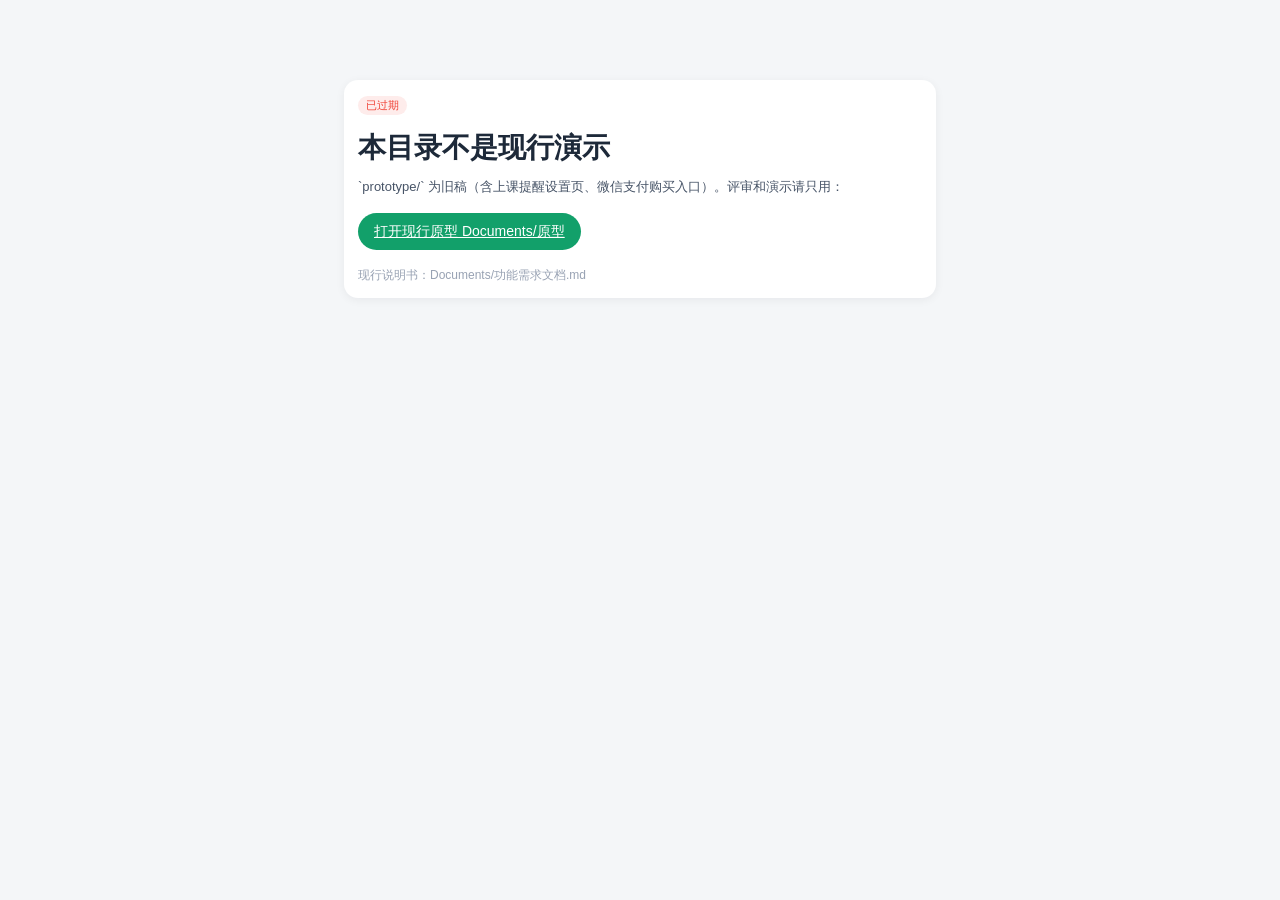
<file: prototype/index.html>
<!DOCTYPE html>
<html lang="zh-CN">
<head>
<meta charset="UTF-8" />
<meta name="viewport" content="width=device-width, initial-scale=1.0" />
<title>已过期 · 请使用现行原型</title>
<link rel="stylesheet" href="assets/style.css" />
</head>
<body>
<div style="max-width:640px;margin:80px auto;padding:0 24px">
  <div class="card">
    <div class="tag red">已过期</div>
    <h1 style="margin:12px 0 8px">本目录不是现行演示</h1>
    <p class="sub">`prototype/` 为旧稿（含上课提醒设置页、微信支付购买入口）。评审和演示请只用：</p>
    <p style="margin:16px 0"><a class="btn" href="../Documents/原型/index.html">打开现行原型 Documents/原型</a></p>
    <p class="muted">现行说明书：Documents/功能需求文档.md</p>
  </div>
</div>
</body>
</html>
</file>
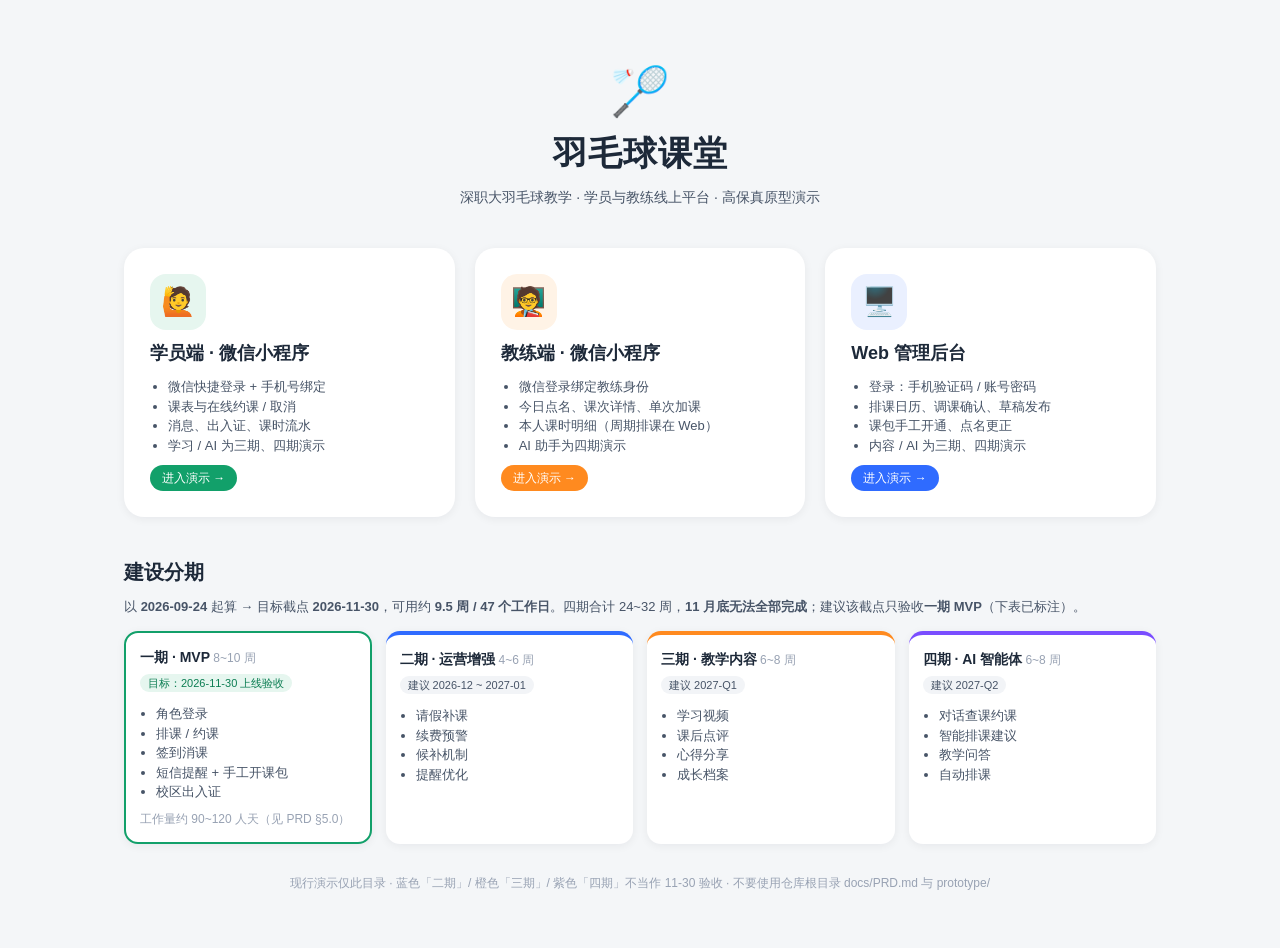
<file: Documents/原型/index.html>
<!DOCTYPE html>
<html lang="zh-CN">
<head>
<meta charset="UTF-8" />
<meta name="viewport" content="width=device-width, initial-scale=1.0" />
<title>羽毛球课堂 · 原型演示</title>
<link rel="stylesheet" href="assets/style.css" />
<style>
  .wrap { max-width: 1080px; margin: 0 auto; padding: 56px 24px; }
  .head { text-align: center; margin-bottom: 40px; }
  .head h1 { font-size: 34px; letter-spacing: 1px; }
  .head p { color: var(--text-2); margin-top: 8px; }
  .entries { display: grid; grid-template-columns: repeat(3, 1fr); gap: 20px; }
  .entry { background: #fff; border-radius: 20px; padding: 26px; box-shadow: var(--shadow); text-decoration: none; color: inherit; transition: .2s; display: flex; flex-direction: column; gap: 10px; }
  .entry:hover { transform: translateY(-4px); box-shadow: 0 14px 30px rgba(16, 24, 40, .1); }
  .entry .ic { width: 56px; height: 56px; border-radius: 16px; display: flex; align-items: center; justify-content: center; font-size: 28px; }
  .entry h3 { font-size: 18px; }
  .entry ul { padding-left: 18px; color: var(--text-2); font-size: 13px; }
  .phases { margin-top: 40px; }
  .phases h2 { font-size: 20px; margin-bottom: 14px; }
  .ph { display: grid; grid-template-columns: repeat(4, 1fr); gap: 14px; }
  .ph .card { border-top: 4px solid var(--primary); }
  .ph .card:nth-child(2) { border-color: var(--info); }
  .ph .card:nth-child(3) { border-color: var(--accent); }
  .ph .card:nth-child(4) { border-color: #7a4dff; }
  .ph ul { padding-left: 16px; color: var(--text-2); font-size: 13px; margin-top: 6px; }
  @media (max-width: 860px) { .entries, .ph { grid-template-columns: 1fr; } }
</style>
</head>
<body>
<div class="wrap">
  <div class="head">
    <div style="font-size:48px">🏸</div>
    <h1>羽毛球课堂</h1>
    <p>深职大羽毛球教学 · 学员与教练线上平台 · 高保真原型演示</p>
  </div>

  <div class="entries">
    <a class="entry" href="miniapp-student.html">
      <div class="ic" style="background:var(--primary-light)">🙋</div>
      <h3>学员端 · 微信小程序</h3>
      <ul>
        <li>微信快捷登录 + 手机号绑定</li>
        <li>课表与在线约课 / 取消</li>
        <li>消息、出入证、课时流水</li>
        <li>学习 / AI 为三期、四期演示</li>
      </ul>
      <span class="btn sm" style="align-self:flex-start">进入演示 →</span>
    </a>
    <a class="entry" href="miniapp-coach.html">
      <div class="ic" style="background:var(--accent-light)">🧑‍🏫</div>
      <h3>教练端 · 微信小程序</h3>
      <ul>
        <li>微信登录绑定教练身份</li>
        <li>今日点名、课次详情、单次加课</li>
        <li>本人课时明细（周期排课在 Web）</li>
        <li>AI 助手为四期演示</li>
      </ul>
      <span class="btn sm" style="align-self:flex-start;background:var(--accent)">进入演示 →</span>
    </a>
    <a class="entry" href="web-login.html">
      <div class="ic" style="background:var(--info-light)">🖥️</div>
      <h3>Web 管理后台</h3>
      <ul>
        <li>登录：手机验证码 / 账号密码</li>
        <li>排课日历、调课确认、草稿发布</li>
        <li>课包手工开通、点名更正</li>
        <li>内容 / AI 为三期、四期演示</li>
      </ul>
      <span class="btn sm" style="align-self:flex-start;background:var(--info)">进入演示 →</span>
    </a>
  </div>

  <div class="phases">
    <h2>建设分期</h2>
    <p class="sub" style="margin:-4px 0 14px">以 <b>2026-09-24</b> 起算 → 目标截点 <b>2026-11-30</b>，可用约 <b>9.5 周 / 47 个工作日</b>。四期合计 24~32 周，<b>11 月底无法全部完成</b>；建议该截点只验收<b>一期 MVP</b>（下表已标注）。</p>
    <div class="ph">
      <div class="card" style="border:2px solid var(--primary)"><b>一期 · MVP</b><span class="muted"> 8~10 周</span>
        <div class="tag green" style="margin:6px 0">目标：2026-11-30 上线验收</div>
        <ul><li>角色登录</li><li>排课 / 约课</li><li>签到消课</li><li>短信提醒 + 手工开课包</li><li>校区出入证</li></ul>
        <div class="muted" style="margin-top:8px">工作量约 90~120 人天（见 PRD §5.0）</div>
      </div>
      <div class="card"><b>二期 · 运营增强</b><span class="muted"> 4~6 周</span>
        <div class="tag gray" style="margin:6px 0">建议 2026-12 ~ 2027-01</div>
        <ul><li>请假补课</li><li>续费预警</li><li>候补机制</li><li>提醒优化</li></ul></div>
      <div class="card"><b>三期 · 教学内容</b><span class="muted"> 6~8 周</span>
        <div class="tag gray" style="margin:6px 0">建议 2027-Q1</div>
        <ul><li>学习视频</li><li>课后点评</li><li>心得分享</li><li>成长档案</li></ul></div>
      <div class="card"><b>四期 · AI 智能体</b><span class="muted"> 6~8 周</span>
        <div class="tag gray" style="margin:6px 0">建议 2027-Q2</div>
        <ul><li>对话查课约课</li><li>智能排课建议</li><li>教学问答</li><li>自动排课</li></ul></div>
    </div>
  </div>
  <p class="muted" style="text-align:center;margin-top:30px">现行演示仅此目录 · 蓝色「二期」/ 橙色「三期」/ 紫色「四期」不当作 11-30 验收 · 不要使用仓库根目录 docs/PRD.md 与 prototype/</p>
</div>
</body>
</html>
</file>
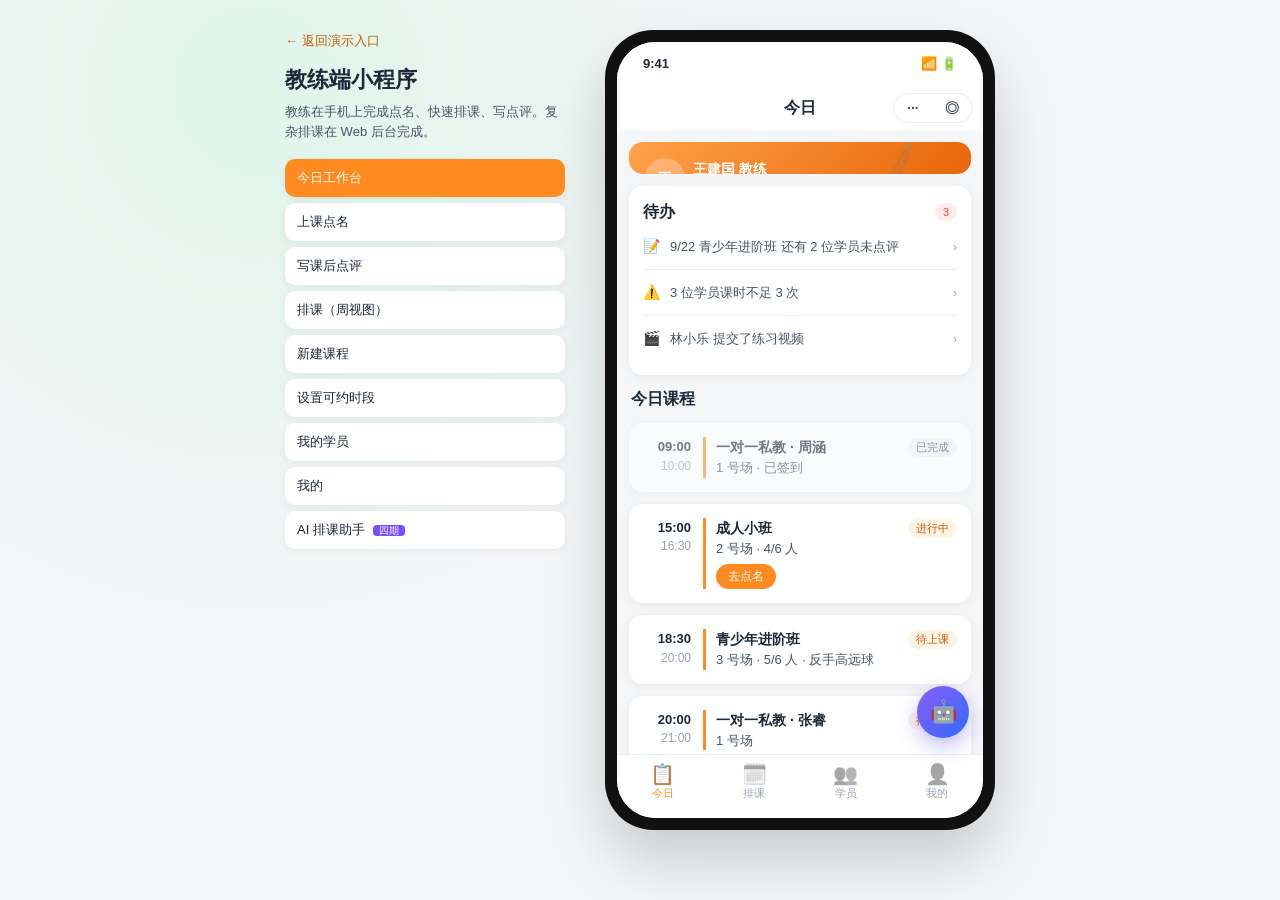
<file: prototype/miniapp-coach.html>
<!DOCTYPE html>
<html lang="zh-CN">
<head>
<meta charset="UTF-8" />
<meta name="viewport" content="width=device-width, initial-scale=1.0" />
<title>教练端小程序 · 羽毛球课堂原型</title>
<link rel="stylesheet" href="assets/style.css" />
<style>
  :root { --primary: #ff8a1f; --primary-dark: #c25e00; --primary-light: #fff3e6; }
  .hero { background: linear-gradient(135deg, #ffa24a 0%, #e8650a 100%); }
  .stu { display: flex; align-items: center; gap: 10px; padding: 10px 0; border-bottom: 1px solid var(--border); }
  .stu:last-child { border-bottom: none; }
  .check { display: flex; gap: 6px; }
  .check button { padding: 4px 10px; border-radius: 999px; font-size: 12px; background: #f2f4f7; color: var(--text-2); }
  .check button.on.ok { background: #e6f6ef; color: #0b7d52; }
  .check button.on.leave { background: var(--info-light); color: var(--info); }
  .check button.on.absent { background: var(--danger-light); color: var(--danger); }
  .tl { display: grid; grid-template-columns: 44px repeat(3, 1fr); gap: 4px; font-size: 11px; }
  .tl .h { text-align: center; color: var(--text-3); padding: 4px 0; }
  .tl .t { color: var(--text-3); text-align: right; padding-right: 4px; height: 40px; }
  .tl .c { height: 40px; border-radius: 6px; background: #f7f8fa; }
  .tl .c.busy { background: var(--primary-light); color: var(--primary-dark); padding: 3px 5px; border-left: 3px solid var(--primary); }
  .tl .c.free { background: repeating-linear-gradient(45deg, #f0fdf4, #f0fdf4 6px, #e7f8ee 6px, #e7f8ee 12px); }
</style>
</head>
<body>
<div class="stage">
  <aside class="stage-side">
    <a href="index.html">← 返回演示入口</a>
    <h1 style="margin-top:12px">教练端小程序</h1>
    <p class="sub">教练在手机上完成点名、快速排课、写点评。复杂排课在 Web 后台完成。</p>
    <div class="nav-list">
      <button data-page="p-today" onclick="App.jump('p-today')">今日工作台</button>
      <button data-page="p-roll" onclick="App.jump('p-roll')">上课点名</button>
      <button data-page="p-comment" onclick="App.jump('p-comment')">写课后点评</button>
      <button data-page="p-plan" onclick="App.jump('p-plan')">排课（周视图）</button>
      <button data-page="p-new" onclick="App.jump('p-new')">新建课程</button>
      <button data-page="p-avail" onclick="App.jump('p-avail')">设置可约时段</button>
      <button data-page="p-students" onclick="App.jump('p-students')">我的学员</button>
      <button data-page="p-me" onclick="App.jump('p-me')">我的</button>
      <button data-page="p-ai" onclick="App.jump('p-ai')">AI 排课助手 <span class="phase">四期</span></button>
    </div>
  </aside>

  <div class="phone"><div class="screen">
    <div class="statusbar"><span>9:41</span><span>📶 🔋</span></div>
    <div class="navbar"><button class="back hidden" onclick="App.back()">‹</button><span class="t"></span><div class="capsule">··· <span>◎</span></div></div>

    <!-- 今日 -->
    <section class="page" id="p-today" data-title="今日">
      <div class="hero">
        <div class="row">
          <div class="avatar" style="background:rgba(255,255,255,.25)">王</div>
          <div><div class="bold">王建国 教练</div><div class="muted">9月24日 周四 · 星辰馆</div></div>
        </div>
        <div class="row" style="margin-top:16px;gap:24px">
          <div><div style="font-size:26px;font-weight:700">4</div><div class="muted">今日课程</div></div>
          <div><div style="font-size:26px;font-weight:700">17</div><div class="muted">上课学员</div></div>
          <div><div style="font-size:26px;font-weight:700">68</div><div class="muted">本月课时</div></div>
        </div>
      </div>

      <div class="card">
        <div class="between"><span class="title">待办</span><span class="tag red">3</span></div>
        <div class="list-item" onclick="App.go('p-comment')" style="cursor:pointer"><span>📝</span><span class="grow sub">9/22 青少年进阶班 还有 2 位学员未点评</span><span class="muted">›</span></div>
        <div class="list-item" onclick="App.tab('p-students')" style="cursor:pointer"><span>⚠️</span><span class="grow sub">3 位学员课时不足 3 次</span><span class="muted">›</span></div>
        <div class="list-item"><span>🎬</span><span class="grow sub">林小乐 提交了练习视频</span><span class="muted">›</span></div>
      </div>

      <div class="title" style="padding:0 2px">今日课程</div>
      <div class="card lesson" style="opacity:.6">
        <div class="time">09:00<div class="muted">10:00</div></div>
        <div class="body"><div class="between"><span class="bold">一对一私教 · 周涵</span><span class="tag gray">已完成</span></div><div class="sub">1 号场 · 已签到</div></div>
      </div>
      <div class="card lesson">
        <div class="time">15:00<div class="muted">16:30</div></div>
        <div class="body"><div class="between"><span class="bold">成人小班</span><span class="tag orange">进行中</span></div><div class="sub">2 号场 · 4/6 人</div>
          <button class="btn sm" style="margin-top:6px" onclick="App.go('p-roll')">去点名</button></div>
      </div>
      <div class="card lesson">
        <div class="time">18:30<div class="muted">20:00</div></div>
        <div class="body"><div class="between"><span class="bold">青少年进阶班</span><span class="tag green">待上课</span></div><div class="sub">3 号场 · 5/6 人 · 反手高远球</div></div>
      </div>
      <div class="card lesson">
        <div class="time">20:00<div class="muted">21:00</div></div>
        <div class="body"><div class="between"><span class="bold">一对一私教 · 张睿</span><span class="tag green">待上课</span></div><div class="sub">1 号场</div></div>
      </div>
    </section>

    <!-- 点名 -->
    <section class="page" id="p-roll" data-title="上课点名">
      <div class="card">
        <div class="title">成人小班 · 双打轮转</div>
        <div class="sub">今天 15:00-16:30 · 2 号场</div>
        <div class="row" style="margin-top:8px"><span class="tag green">已到 <span id="cnt-ok">2</span></span><span class="tag blue">请假 1</span><span class="tag red">缺席 0</span></div>
      </div>
      <div class="card" id="roll">
        <div class="stu"><div class="avatar sm">陈</div><div class="grow"><div class="bold">陈思远</div><div class="muted">剩余 8 课时</div></div>
          <div class="check"><button class="ok on">到</button><button class="leave">假</button><button class="absent">缺</button></div></div>
        <div class="stu"><div class="avatar sm blue">刘</div><div class="grow"><div class="bold">刘一鸣</div><div class="muted">剩余 2 课时 <span class="tag red">不足</span></div></div>
          <div class="check"><button class="ok on">到</button><button class="leave">假</button><button class="absent">缺</button></div></div>
        <div class="stu"><div class="avatar sm purple">赵</div><div class="grow"><div class="bold">赵可欣</div><div class="muted">剩余 15 课时</div></div>
          <div class="check"><button class="ok">到</button><button class="leave on">假</button><button class="absent">缺</button></div></div>
        <div class="stu"><div class="avatar sm orange">孙</div><div class="grow"><div class="bold">孙浩</div><div class="muted">剩余 6 课时</div></div>
          <div class="check"><button class="ok">到</button><button class="leave">假</button><button class="absent">缺</button></div></div>
      </div>
      <div class="muted" style="padding:0 4px">提交后：“到” 和 “缺” 扣 1 课时，“假” 不扣（按俱乐部规则可配置）。</div>
      <button class="btn block" onclick="toast('点名已提交，已消课并通知家长');App.back()">提交点名</button>
    </section>

    <!-- 点评 -->
    <section class="page" id="p-comment" data-title="写课后点评">
      <div class="card row"><div class="avatar">乐</div><div class="grow"><div class="bold">林小乐</div><div class="muted">9/22 青少年进阶班</div></div><span class="muted">1/2</span></div>
      <div class="card">
        <div class="title" style="margin-bottom:10px">技术评分</div>
        <div class="col" id="stars" style="gap:10px">
          <div class="between"><span class="sub">杀球</span><span class="star" data-v="4"></span></div>
          <div class="between"><span class="sub">步法</span><span class="star" data-v="3"></span></div>
          <div class="between"><span class="sub">反手</span><span class="star" data-v="3"></span></div>
          <div class="between"><span class="sub">网前</span><span class="star" data-v="4"></span></div>
        </div>
      </div>
      <div class="card">
        <div class="title" style="margin-bottom:8px">点评内容</div>
        <textarea class="input" rows="4">今天正手杀球发力比上周好很多，注意击球后快速回位。反手握拍还是偏紧，击球前放松手指。</textarea>
        <div class="chips" style="margin-top:8px">
          <button onclick="appendTip(this)">+ 进步明显</button><button onclick="appendTip(this)">+ 注意回位</button><button onclick="appendTip(this)">+ 多练步法</button>
        </div>
        <div class="row" style="margin-top:10px">
          <div class="video-thumb" style="width:80px;height:80px">▶<span>00:48</span></div>
          <div class="video-thumb" style="width:80px;height:80px;background:#f2f4f7;color:var(--text-3)">＋</div>
        </div>
      </div>
      <div class="card">
        <div class="between"><span class="title">布置作业</span><span class="tag orange">可选</span></div>
        <input class="input" style="margin-top:8px" value="每天 50 次挥拍练习，拍 30 秒视频上传" />
      </div>
      <button class="btn block" onclick="toast('点评已发送给学员和家长');App.back()">发送点评（下一位）</button>
    </section>

    <!-- 排课 -->
    <section class="page" id="p-plan" data-title="排课">
      <div class="card">
        <div class="between" style="margin-bottom:8px"><span class="bold">‹ 9月21日 - 27日 ›</span><button class="btn sm" onclick="App.go('p-new')">＋ 新建</button></div>
        <div class="week" id="week">
          <button class="dot">一<b>21</b></button><button class="dot">二<b>22</b></button><button>三<b>23</b></button>
          <button class="on dot">四<b>24</b></button><button class="dot">五<b>25</b></button><button class="dot">六<b>26</b></button><button>日<b>27</b></button>
        </div>
      </div>
      <div class="card">
        <div class="between" style="margin-bottom:8px"><span class="title">周四 场地占用</span><span class="muted">▨ 我的可约时段</span></div>
        <div class="tl">
          <div></div><div class="h">1 号场</div><div class="h">2 号场</div><div class="h">3 号场</div>
          <div class="t">09:00</div><div class="c busy">私教·周涵</div><div class="c"></div><div class="c"></div>
          <div class="t">10:00</div><div class="c free"></div><div class="c"></div><div class="c"></div>
          <div class="t">14:00</div><div class="c free"></div><div class="c"></div><div class="c"></div>
          <div class="t">15:00</div><div class="c"></div><div class="c busy">成人小班</div><div class="c"></div>
          <div class="t">16:00</div><div class="c"></div><div class="c busy">成人小班</div><div class="c"></div>
          <div class="t">18:30</div><div class="c"></div><div class="c"></div><div class="c busy">青少年进阶</div>
          <div class="t">20:00</div><div class="c busy">私教·张睿</div><div class="c"></div><div class="c"></div>
        </div>
      </div>
      <div class="row">
        <button class="btn line grow" onclick="App.go('p-avail')">设置可约时段</button>
        <button class="btn ghost grow" onclick="toast('已复制上周课表到本周（3 节冲突已跳过）')">复制上周</button>
      </div>
    </section>

    <!-- 新建课程 -->
    <section class="page" id="p-new" data-title="新建课程">
      <div class="card">
        <div class="form-item"><label>课程类型</label>
          <div class="seg" id="seg-type"><button class="on">小班课</button><button>私教</button><button>大班课</button><button>体验课</button></div></div>
        <div class="form-item"><label>课程名称</label><input class="input" value="青少年进阶班" /></div>
        <div class="grid2">
          <div class="form-item"><label>日期</label><input class="input" type="date" value="2026-09-29" /></div>
          <div class="form-item"><label>场地</label><select class="input"><option>3 号场</option><option>1 号场</option><option>2 号场</option></select></div>
          <div class="form-item"><label>开始</label><input class="input" type="time" value="18:30" /></div>
          <div class="form-item"><label>结束</label><input class="input" type="time" value="20:00" /></div>
          <div class="form-item"><label>人数上限</label><input class="input" value="6" /></div>
          <div class="form-item"><label>消耗课时</label><input class="input" value="1" /></div>
        </div>
        <div class="form-item"><label>重复</label>
          <div class="chips" id="rep"><button>不重复</button><button class="on">每周二、四</button><button>每天</button></div></div>
        <div class="form-item"><label>持续</label><input class="input" value="8 周（共 16 节）" /></div>
        <div class="form-item"><label>指定学员（固定班）</label>
          <div class="row" style="flex-wrap:wrap"><span class="tag green">林小乐 ×</span><span class="tag green">王明 ×</span><span class="tag green">李佳 ×</span><span class="tag green">张睿 ×</span><span class="tag green">周涵 ×</span><span class="tag gray">＋ 添加</span></div></div>
      </div>
      <div class="card" style="background:var(--danger-light);box-shadow:none">
        <div class="bold" style="color:var(--danger)">⚠ 检测到 1 处冲突</div>
        <div class="sub">10/1 周四 为国庆停课日，将自动跳过。</div>
      </div>
      <button class="btn block" onclick="toast('已生成 15 节课程，并通知 5 位学员');App.back()">发布课程</button>
    </section>

    <!-- 可约时段 -->
    <section class="page" id="p-avail" data-title="可约时段">
      <div class="muted" style="padding:0 4px">学员只能在这些时段预约你的私教课。</div>
      <div class="card" id="avail">
        <div class="list-item"><span class="bold" style="width:40px">周一</span><div class="grow row" style="flex-wrap:wrap"><span class="tag orange">09:00-12:00</span><span class="tag orange">19:00-21:00</span></div><button class="muted">编辑</button></div>
        <div class="list-item"><span class="bold" style="width:40px">周二</span><div class="grow row"><span class="tag gray">休息</span></div><button class="muted">编辑</button></div>
        <div class="list-item"><span class="bold" style="width:40px">周三</span><div class="grow row"><span class="tag orange">14:00-18:00</span></div><button class="muted">编辑</button></div>
        <div class="list-item"><span class="bold" style="width:40px">周四</span><div class="grow row"><span class="tag orange">10:00-15:00</span></div><button class="muted">编辑</button></div>
        <div class="list-item"><span class="bold" style="width:40px">周五</span><div class="grow row"><span class="tag orange">19:00-22:00</span></div><button class="muted">编辑</button></div>
        <div class="list-item"><span class="bold" style="width:40px">周六</span><div class="grow row" style="flex-wrap:wrap"><span class="tag orange">09:00-12:00</span><span class="tag orange">14:00-18:00</span></div><button class="muted">编辑</button></div>
        <div class="list-item"><span class="bold" style="width:40px">周日</span><div class="grow row"><span class="tag orange">09:00-12:00</span></div><button class="muted">编辑</button></div>
      </div>
      <button class="btn block" onclick="toast('已保存，学员端即时生效');App.back()">保存</button>
    </section>

    <!-- 学员 -->
    <section class="page" id="p-students" data-title="我的学员">
      <input class="input" placeholder="🔍 搜索学员姓名 / 手机号" />
      <div class="chips" id="stu-filter"><button class="on">全部 32</button><button>课时不足 3</button><button>本周有课 17</button><button>待点评 2</button></div>
      <div class="card">
        <div class="stu"><div class="avatar sm blue">刘</div><div class="grow"><div class="bold">刘一鸣 <span class="tag red">剩 2</span></div><div class="muted">成人小班 · 最近上课 今天</div></div><button class="btn sm line" onclick="toast('已发送续费提醒给刘一鸣')">提醒续费</button></div>
        <div class="stu"><div class="avatar sm">王</div><div class="grow"><div class="bold">王明 <span class="tag red">剩 1</span></div><div class="muted">青少年进阶班 · 家长 王女士</div></div><button class="btn sm line" onclick="toast('已发送续费提醒给王女士')">提醒续费</button></div>
        <div class="stu"><div class="avatar sm">乐</div><div class="grow"><div class="bold">林小乐 <span class="tag green">剩 12</span></div><div class="muted">青少年进阶班 · L3</div></div><button class="muted" onclick="App.go('p-comment')">点评 ›</button></div>
        <div class="stu"><div class="avatar sm purple">睿</div><div class="grow"><div class="bold">张睿 <span class="tag green">剩 20</span></div><div class="muted">私教 · 每周四 20:00</div></div><span class="muted">›</span></div>
        <div class="stu"><div class="avatar sm orange">涵</div><div class="grow"><div class="bold">周涵 <span class="tag orange">剩 3</span></div><div class="muted">私教 · 每周四 09:00</div></div><span class="muted">›</span></div>
      </div>
    </section>

    <!-- 我的 -->
    <section class="page" id="p-me" data-title="我的">
      <div class="card row">
        <div class="avatar orange" style="width:56px;height:56px;font-size:20px">王</div>
        <div class="grow"><div class="title">王建国</div><div class="muted">主教练 · 国家一级运动员 · 执教 12 年</div></div>
      </div>
      <div class="card">
        <div class="title">9 月课时统计</div>
        <div class="grid4" style="margin-top:12px">
          <div><div class="title">68</div><div class="muted">总课时</div></div>
          <div><div class="title">24</div><div class="muted">私教</div></div>
          <div><div class="title">44</div><div class="muted">班课</div></div>
          <div><div class="title">96%</div><div class="muted">出勤率</div></div>
        </div>
      </div>
      <div class="card" style="padding:4px 14px">
        <div class="list-item"><span>🎬</span><span class="grow">我上传的视频</span><span class="muted">18 ›</span></div>
        <div class="list-item"><span>⭐</span><span class="grow">学员评价</span><span class="muted">4.9 ›</span></div>
        <div class="list-item"><span>🔔</span><span class="grow">每日课表提醒</span><span class="tag green">07:30</span></div>
        <div class="list-item"><span>🖥️</span><span class="grow">Web 后台登录</span><span class="muted">扫码登录 ›</span></div>
        <div class="list-item" onclick="location.href='miniapp-student.html'" style="cursor:pointer"><span>🔄</span><span class="grow">切换为学员身份</span><span class="muted">›</span></div>
      </div>
    </section>

    <!-- AI -->
    <section class="page" id="p-ai" data-title="AI 排课助手" style="padding:0;gap:0">
      <div class="chips" style="padding:10px 12px 0">
        <button onclick="Agent.ask('下周二、四晚上7点给青少年进阶班排课，3号场')">语音排课</button>
        <button onclick="Agent.ask('明天有哪些学员课时不足')">课时不足</button>
        <button onclick="Agent.ask('我明天有几节课')">明天课表</button>
        <button onclick="Agent.ask('帮我写林小乐的点评')">生成点评</button>
      </div>
      <div class="chat" id="chat"></div>
      <div class="ai-tip">内容由 AI 生成，排课等操作需你确认后生效</div>
      <div class="chat-input"><button>🎤</button><input id="chat-in" placeholder="例如：周六上午给张睿加一节私教" /><button class="btn sm" id="chat-send">发送</button></div>
    </section>

    <button class="fab" onclick="App.go('p-ai')" title="AI 助手">🤖</button>

    <div class="tabbar">
      <button data-page="p-today"><span class="ico">📋</span>今日</button>
      <button data-page="p-plan"><span class="ico">🗓️</span>排课</button>
      <button data-page="p-students"><span class="ico">👥</span>学员</button>
      <button data-page="p-me"><span class="ico">👤</span>我的</button>
    </div>
  </div></div>
</div>

<script src="assets/common.js"></script>
<script>
  App.init('p-today');
  bindGroup('#week');
  bindGroup('#seg-type');
  bindGroup('#rep');
  bindGroup('#stu-filter');
  document.querySelectorAll('#roll .check').forEach(g => g.querySelectorAll('button').forEach(b => b.addEventListener('click', () => {
    g.querySelectorAll('button').forEach(x => x.classList.remove('on'));
    b.classList.add('on');
    document.getElementById('cnt-ok').textContent = document.querySelectorAll('#roll .ok.on').length;
  })));

  document.querySelectorAll('.star').forEach(s => {
    const render = v => {
      s.dataset.v = v;
      s.innerHTML = [1, 2, 3, 4, 5].map(i => `<button data-i="${i}" style="font-size:18px;color:${i <= v ? '#ff8a1f' : '#d0d5dd'}">★</button>`).join('');
      s.querySelectorAll('button').forEach(b => b.onclick = () => render(+b.dataset.i));
    };
    render(+s.dataset.v);
  });

  function appendTip(btn) {
    const ta = document.querySelector('#p-comment textarea');
    ta.value += ' ' + btn.textContent.replace('+ ', '') + '。';
  }

  Agent.mount(document.getElementById('chat'), document.getElementById('chat-in'), document.getElementById('chat-send'), [
    { match: ['排课', '排', '加一节'], reply: '已为你生成排课草稿，请确认：<div class="card-in"><b>青少年进阶班</b> · 3 号场<br>📅 9/29 周二 19:00-20:30<br>📅 10/1 周四 19:00-20:30 <span class="tag red">国庆停课</span><br><span class="muted">自动带入固定学员 5 人 · 无教练 / 场地冲突</span><div class="row" style="margin-top:8px"><button class="btn sm" onclick="Agent.confirm(this,\'已发布 9/29 课程，10/1 已跳过。5 位学员已收到订阅消息 + 短信通知。\')">确认发布</button><button class="btn sm line" onclick="Agent.cancel(this)">修改</button></div></div>' },
    { match: ['不足', '续费'], reply: '明天上课的学员中有 <b>2 位</b>课时不足：<div class="card-in">⚠ 刘一鸣 · 剩 2 课时 · 成人小班<br>⚠ 王明 · 剩 1 课时 · 青少年进阶班<div class="row" style="margin-top:8px"><button class="btn sm" onclick="Agent.confirm(this,\'已向 2 位学员（家长）发送续费提醒短信。\')">一键提醒续费</button></div></div>' },
    { match: ['几节课', '明天', '课表'], reply: '你明天（9/25 周五）有 <b>3 节课</b>：<div class="card-in">09:00 私教 · 周涵 · 1 号场<br>14:00 成人小班 · 2 号场 · 5/6 人<br>19:00 私教 · 张睿 · 1 号场</div>' },
    { match: ['点评', '评语'], reply: '根据林小乐最近 4 节课的评分和你的历史点评，生成草稿：<div class="card-in">“小乐本周杀球发力进步明显，击球点更靠前了。需要加强击球后的回位速度，反手握拍放松一些。作业：每天 50 次挥拍 + 米字步法 3 组。”<div class="row" style="margin-top:8px"><button class="btn sm" onclick="Agent.confirm(this,\'点评已发送给林小乐和家长。\')">直接发送</button><button class="btn sm line" onclick="App.go(\'p-comment\')">去编辑</button></div></div>' },
  ], '王教练你好 👋 我可以帮你<b>排课、查课表、找课时不足的学员、生成点评草稿</b>。按住 🎤 可语音输入。');
</script>
</body>
</html>
</file>
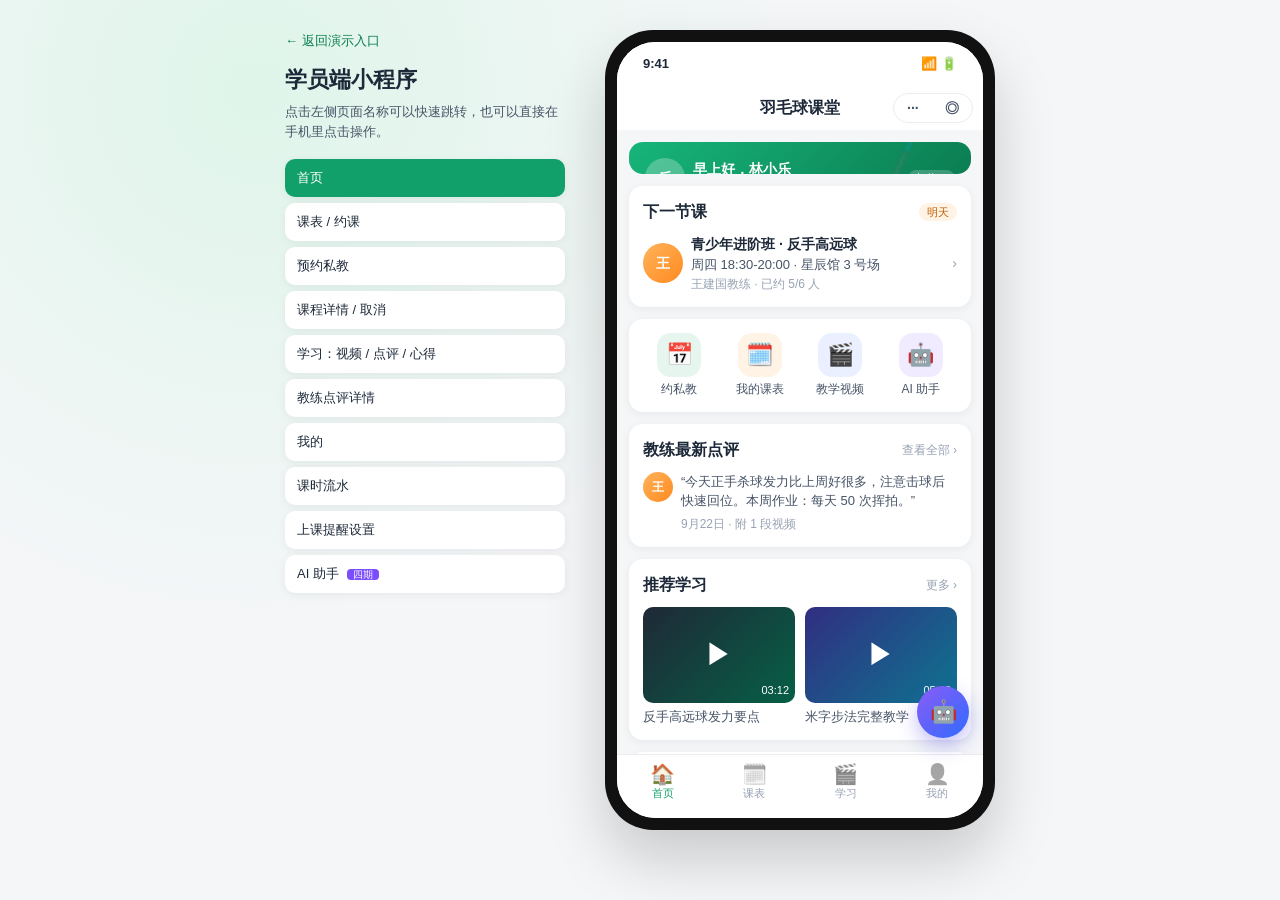
<file: prototype/miniapp-student.html>
<!DOCTYPE html>
<html lang="zh-CN">
<head>
<meta charset="UTF-8" />
<meta name="viewport" content="width=device-width, initial-scale=1.0" />
<title>学员端小程序 · 羽毛球课堂原型</title>
<link rel="stylesheet" href="assets/style.css" />
</head>
<body>
<div class="stage">
  <aside class="stage-side">
    <a href="index.html">← 返回演示入口</a>
    <h1 style="margin-top:12px">学员端小程序</h1>
    <p class="sub">点击左侧页面名称可以快速跳转，也可以直接在手机里点击操作。</p>
    <div class="nav-list">
      <button data-page="p-home" onclick="App.jump('p-home')">首页</button>
      <button data-page="p-schedule" onclick="App.jump('p-schedule')">课表 / 约课</button>
      <button data-page="p-book" onclick="App.jump('p-book')">预约私教</button>
      <button data-page="p-lesson" onclick="App.jump('p-lesson')">课程详情 / 取消</button>
      <button data-page="p-learn" onclick="App.jump('p-learn')">学习：视频 / 点评 / 心得</button>
      <button data-page="p-review" onclick="App.jump('p-review')">教练点评详情</button>
      <button data-page="p-me" onclick="App.jump('p-me')">我的</button>
      <button data-page="p-credits" onclick="App.jump('p-credits')">课时流水</button>
      <button data-page="p-notify" onclick="App.jump('p-notify')">上课提醒设置</button>
      <button data-page="p-ai" onclick="App.jump('p-ai')">AI 助手 <span class="phase">四期</span></button>
    </div>
  </aside>

  <div class="phone"><div class="screen">
    <div class="statusbar"><span>9:41</span><span>📶 🔋</span></div>
    <div class="navbar"><button class="back hidden" onclick="App.back()">‹</button><span class="t"></span><div class="capsule">··· <span>◎</span></div></div>

    <!-- 首页 -->
    <section class="page" id="p-home" data-title="羽毛球课堂">
      <div class="hero">
        <div class="between">
          <div class="row">
            <div class="avatar" style="background:rgba(255,255,255,.25)">乐</div>
            <div><div class="bold">早上好，林小乐</div><div class="muted">青少年进阶 · L3</div></div>
          </div>
          <button class="tag" style="background:rgba(255,255,255,.2);color:#fff" onclick="toast('切换孩子：林小乐 / 林小悦')">切换 ⇄</button>
        </div>
        <div class="row" style="margin-top:16px;gap:24px">
          <div><div style="font-size:26px;font-weight:700">12</div><div class="muted">剩余课时</div></div>
          <div><div style="font-size:26px;font-weight:700">3</div><div class="muted">本周课程</div></div>
          <div><div style="font-size:26px;font-weight:700">86%</div><div class="muted">出勤率</div></div>
        </div>
      </div>

      <div class="card" onclick="App.go('p-lesson')" style="cursor:pointer">
        <div class="between"><span class="title">下一节课</span><span class="tag orange">明天</span></div>
        <div class="row" style="margin-top:10px">
          <div class="avatar orange">王</div>
          <div class="grow">
            <div class="bold">青少年进阶班 · 反手高远球</div>
            <div class="sub">周四 18:30-20:00 · 星辰馆 3 号场</div>
            <div class="muted">王建国教练 · 已约 5/6 人</div>
          </div>
          <span style="color:var(--text-3)">›</span>
        </div>
      </div>

      <div class="card grid4">
        <button class="ent" onclick="App.go('p-book')"><span class="ic">📅</span>约私教</button>
        <button class="ent" onclick="App.tab('p-schedule')"><span class="ic" style="background:var(--accent-light)">🗓️</span>我的课表</button>
        <button class="ent" onclick="App.tab('p-learn')"><span class="ic" style="background:var(--info-light)">🎬</span>教学视频</button>
        <button class="ent" onclick="App.go('p-ai')"><span class="ic" style="background:#f1ebff">🤖</span>AI 助手</button>
      </div>

      <div class="card" onclick="App.go('p-review')" style="cursor:pointer">
        <div class="between"><span class="title">教练最新点评</span><span class="muted">查看全部 ›</span></div>
        <div class="row" style="margin-top:10px;align-items:flex-start">
          <div class="avatar sm orange">王</div>
          <div class="grow">
            <div class="sub">“今天正手杀球发力比上周好很多，注意击球后快速回位。本周作业：每天 50 次挥拍。”</div>
            <div class="muted" style="margin-top:4px">9月22日 · 附 1 段视频</div>
          </div>
        </div>
      </div>

      <div class="card">
        <div class="between"><span class="title">推荐学习</span><span class="muted" onclick="App.tab('p-learn')" style="cursor:pointer">更多 ›</span></div>
        <div class="grid2" style="margin-top:10px">
          <div><div class="video-thumb">▶<span>03:12</span></div><div class="sub" style="margin-top:4px">反手高远球发力要点</div></div>
          <div><div class="video-thumb" style="background:linear-gradient(135deg,#312e81,#0e7490)">▶<span>05:40</span></div><div class="sub" style="margin-top:4px">米字步法完整教学</div></div>
        </div>
      </div>

      <div class="card row">
        <span>📢</span><span class="grow sub">国庆期间 10/1-10/3 停课，10/4 正常上课</span>
      </div>
    </section>

    <!-- 课表 -->
    <section class="page" id="p-schedule" data-title="课表">
      <div class="seg" id="seg-schedule">
        <button class="on" data-v="mine">我的课程</button>
        <button data-v="open">可约课程</button>
      </div>
      <div class="card">
        <div class="between" style="margin-bottom:8px"><span class="bold">2026年9月</span><span class="muted">第 39 周</span></div>
        <div class="week" id="week">
          <button>一<b>21</b></button><button class="dot">二<b>22</b></button><button>三<b>23</b></button>
          <button class="on dot">四<b>24</b></button><button>五<b>25</b></button><button class="dot">六<b>26</b></button><button>日<b>27</b></button>
        </div>
      </div>

      <div id="list-mine" class="col" style="gap:10px">
        <div class="card lesson orange" onclick="App.go('p-lesson')" style="cursor:pointer">
          <div class="time">18:30<div class="muted">20:00</div></div>
          <div class="body">
            <div class="between"><span class="bold">青少年进阶班</span><span class="tag green">已预约</span></div>
            <div class="sub">王建国 · 星辰馆 3 号场</div>
            <div class="muted">消耗 1 课时 · 5/6 人</div>
          </div>
        </div>
        <div class="card lesson blue">
          <div class="time">10:00<div class="muted">11:00</div></div>
          <div class="body">
            <div class="between"><span class="bold">一对一私教</span><span class="tag blue">周六</span></div>
            <div class="sub">李婷 · 星辰馆 1 号场</div>
            <div class="muted">消耗 2 课时</div>
          </div>
        </div>
        <div class="card lesson" style="opacity:.6">
          <div class="time">18:30<div class="muted">20:00</div></div>
          <div class="body">
            <div class="between"><span class="bold">青少年进阶班</span><span class="tag gray">已签到</span></div>
            <div class="sub">王建国 · 星辰馆 3 号场 · 周二</div>
          </div>
        </div>
      </div>

      <div id="list-open" class="col hidden" style="gap:10px">
        <div class="card lesson">
          <div class="time">14:00<div class="muted">15:30</div></div>
          <div class="body">
            <div class="between"><span class="bold">成人小班 · 双打轮转</span><span class="tag green">余 2 位</span></div>
            <div class="sub">陈浩 · 星辰馆 2 号场</div>
            <div class="between" style="margin-top:6px"><span class="muted">消耗 1 课时</span><button class="btn sm" onclick="bookClass(this)">预约</button></div>
          </div>
        </div>
        <div class="card lesson">
          <div class="time">16:00<div class="muted">17:30</div></div>
          <div class="body">
            <div class="between"><span class="bold">青少年基础班</span><span class="tag red">已满</span></div>
            <div class="sub">王建国 · 星辰馆 3 号场</div>
            <div class="between" style="margin-top:6px"><span class="muted">候补 1 人</span><button class="btn sm line" onclick="toast('已加入候补，有空位将第一时间通知你')">候补</button></div>
          </div>
        </div>
        <div class="card lesson blue">
          <div class="time">全天</div>
          <div class="body">
            <div class="bold">一对一私教</div>
            <div class="sub">选择教练和时段自由预约</div>
            <button class="btn sm ghost" style="margin-top:6px" onclick="App.go('p-book')">去预约 ›</button>
          </div>
        </div>
      </div>
    </section>

    <!-- 预约私教 -->
    <section class="page" id="p-book" data-title="预约私教">
      <div class="card">
        <div class="title" style="margin-bottom:10px">选择教练</div>
        <div class="col" id="coach-pick" style="gap:8px">
          <button class="row card-pick on" style="padding:10px;border-radius:12px;border:2px solid var(--primary);text-align:left">
            <div class="avatar blue">李</div><div class="grow"><div class="bold">李婷</div><div class="muted">国家二级运动员 · 擅长青少年启蒙</div></div><span class="tag green">可约</span>
          </button>
          <button class="row card-pick" style="padding:10px;border-radius:12px;border:2px solid var(--border);text-align:left">
            <div class="avatar orange">王</div><div class="grow"><div class="bold">王建国</div><div class="muted">主教练 · 擅长技术纠正</div></div><span class="tag orange">紧张</span>
          </button>
        </div>
      </div>
      <div class="card">
        <div class="title" style="margin-bottom:10px">选择日期</div>
        <div class="chips" id="date-pick">
          <button class="on">周五 9/25</button><button>周六 9/26</button><button>周日 9/27</button><button>周一 9/28</button><button>周二 9/29</button>
        </div>
        <div class="title" style="margin:14px 0 10px">选择时段</div>
        <div class="grid2" id="slot-pick" style="grid-template-columns:repeat(3,1fr);gap:8px">
          <button class="btn line square sm">09:00</button><button class="btn line square sm" disabled style="opacity:.4">10:00</button><button class="btn line square sm">11:00</button>
          <button class="btn line square sm">14:00</button><button class="btn line square sm">15:00</button><button class="btn line square sm" disabled style="opacity:.4">16:00</button>
          <button class="btn line square sm">19:00</button><button class="btn line square sm">20:00</button><button class="btn line square sm" disabled style="opacity:.4">21:00</button>
        </div>
        <div class="muted" style="margin-top:8px">灰色为已约满或教练不可约时段</div>
      </div>
      <div class="card between">
        <div><div class="sub">本次消耗</div><div class="title" style="color:var(--primary)">2 课时</div></div>
        <div class="muted" style="text-align:right">剩余 12 课时<br>开课前 12 小时可免费取消</div>
      </div>
      <button class="btn block" onclick="openSheet('sheet-book')">确认预约</button>
    </section>

    <!-- 课程详情 -->
    <section class="page" id="p-lesson" data-title="课程详情">
      <div class="card">
        <div class="between"><span class="title">青少年进阶班</span><span class="tag green">已预约</span></div>
        <div class="col" style="margin-top:12px;gap:10px">
          <div class="row"><span>🕕</span><span class="sub">9月25日 周四 18:30-20:00（90 分钟）</span></div>
          <div class="row"><span>📍</span><span class="sub">星辰羽毛球馆 3 号场 · 南山区科技园路 88 号</span></div>
          <div class="row"><span>🧑‍🏫</span><span class="sub">王建国 教练</span></div>
          <div class="row"><span>🎯</span><span class="sub">本节主题：反手高远球 + 后场步法</span></div>
          <div class="row"><span>💳</span><span class="sub">消耗 1 课时（青少年 48 次卡）</span></div>
        </div>
      </div>
      <div class="card">
        <div class="title">同班学员（5/6）</div>
        <div class="row" style="margin-top:10px">
          <div class="avatar sm">乐</div><div class="avatar sm orange">明</div><div class="avatar sm blue">佳</div><div class="avatar sm purple">睿</div><div class="avatar sm">涵</div>
        </div>
      </div>
      <div class="card">
        <div class="title">提醒</div>
        <div class="list-item"><span class="grow sub">前一天 20:00 微信提醒</span><span class="tag green">已开启</span></div>
        <div class="list-item"><span class="grow sub">开课前 2 小时短信提醒</span><span class="tag green">已开启</span></div>
      </div>
      <div class="row">
        <button class="btn line grow" onclick="toast('已打开导航：星辰羽毛球馆')">📍 导航</button>
        <button class="btn danger grow" onclick="openSheet('sheet-cancel')">取消预约</button>
      </div>
    </section>

    <!-- 学习 -->
    <section class="page" id="p-learn" data-title="学习">
      <div class="seg" id="seg-learn">
        <button class="on" data-v="video">教学视频</button>
        <button data-v="review">教练点评</button>
        <button data-v="share">心得广场</button>
      </div>

      <div id="learn-video" class="col" style="gap:12px">
        <div class="chips" id="video-cat">
          <button class="on">全部</button><button>发球</button><button>高远球</button><button>杀球</button><button>网前</button><button>步法</button><button>双打</button>
        </div>
        <div class="grid2">
          <div class="card" style="padding:8px"><div class="video-thumb">▶<span>03:12</span></div><div class="bold" style="margin-top:6px;font-size:13px">反手高远球发力要点</div><div class="muted">王建国 · 1.2k 次学习</div></div>
          <div class="card" style="padding:8px"><div class="video-thumb" style="background:linear-gradient(135deg,#312e81,#0e7490)">▶<span>05:40</span></div><div class="bold" style="margin-top:6px;font-size:13px">米字步法完整教学</div><div class="muted">李婷 · 986 次学习</div></div>
          <div class="card" style="padding:8px"><div class="video-thumb" style="background:linear-gradient(135deg,#7c2d12,#b45309)">▶<span>02:30</span></div><div class="bold" style="margin-top:6px;font-size:13px">正手发高远球</div><div class="muted">陈浩 · 760 次学习</div></div>
          <div class="card" style="padding:8px"><div class="video-thumb" style="background:linear-gradient(135deg,#4c1d95,#be185d)">▶<span>04:05</span></div><div class="bold" style="margin-top:6px;font-size:13px">双打前后站位轮转</div><div class="muted">王建国 · 540 次学习</div></div>
        </div>
      </div>

      <div id="learn-review" class="col hidden" style="gap:12px">
        <div class="card" onclick="App.go('p-review')" style="cursor:pointer">
          <div class="between"><div class="row"><div class="avatar sm orange">王</div><span class="bold">王建国</span></div><span class="muted">9/22 青少年进阶班</span></div>
          <div class="sub" style="margin-top:8px">今天正手杀球发力比上周好很多，注意击球后快速回位……</div>
          <div class="row" style="margin-top:8px"><span class="tag green">杀球 ★★★★</span><span class="tag orange">步法 ★★★</span><span class="tag blue">📹 视频</span></div>
        </div>
        <div class="card">
          <div class="between"><div class="row"><div class="avatar sm blue">李</div><span class="bold">李婷</span></div><span class="muted">9/19 一对一私教</span></div>
          <div class="sub" style="margin-top:8px">网前搓球手感不错，放网还偏高，下次重点练习。</div>
          <div class="row" style="margin-top:8px"><span class="tag green">网前 ★★★★</span></div>
        </div>
        <div class="card" style="border:1px dashed var(--accent)">
          <div class="between"><span class="bold">📌 本周作业</span><span class="tag orange">待提交</span></div>
          <div class="sub" style="margin-top:6px">每天 50 次挥拍练习，拍一段 30 秒视频上传</div>
          <button class="btn sm" style="margin-top:8px;background:var(--accent)" onclick="toast('选择视频 → 上传成功，已通知王教练')">上传练习视频</button>
        </div>
      </div>

      <div id="learn-share" class="col hidden" style="gap:12px">
        <button class="btn block ghost" onclick="openSheet('sheet-post')">＋ 发布我的心得</button>
        <div class="card">
          <div class="row"><div class="avatar sm purple">睿</div><div class="grow"><div class="bold">张睿（家长）</div><div class="muted">2 小时前 · 俱乐部可见</div></div></div>
          <div class="sub" style="margin-top:8px">孩子学了三个月，第一次在比赛里打出了反手高远球！感谢王教练的耐心 👍</div>
          <div class="grid2" style="margin-top:8px;grid-template-columns:repeat(3,1fr)">
            <div class="video-thumb" style="height:70px">🏸</div><div class="video-thumb" style="height:70px;background:linear-gradient(135deg,#0e7490,#12a06a)">🏆</div><div class="video-thumb" style="height:70px">▶</div>
          </div>
          <div class="row muted" style="margin-top:8px;gap:16px"><button onclick="like(this)">🤍 <span>32</span></button><span>💬 8</span><span>⭐ 收藏</span></div>
        </div>
        <div class="card">
          <div class="row"><div class="avatar sm">涵</div><div class="grow"><div class="bold">周涵</div><div class="muted">昨天 · 俱乐部可见</div></div></div>
          <div class="sub" style="margin-top:8px">分享一个步法小技巧：启动前做一个小垫步，反应会快很多。</div>
          <div class="row muted" style="margin-top:8px;gap:16px"><button onclick="like(this)">🤍 <span>18</span></button><span>💬 3</span><span>⭐ 收藏</span></div>
        </div>
      </div>
    </section>

    <!-- 点评详情 -->
    <section class="page" id="p-review" data-title="课后点评">
      <div class="card">
        <div class="row"><div class="avatar orange">王</div><div><div class="bold">王建国 教练</div><div class="muted">9月22日 青少年进阶班</div></div></div>
        <div class="video-thumb" style="height:180px;margin-top:12px">▶<span>00:48</span></div>
        <div class="sub" style="margin-top:12px">今天正手杀球发力比上周好很多，注意击球后快速回位。反手握拍还是偏紧，击球前放松手指。</div>
      </div>
      <div class="card">
        <div class="title" style="margin-bottom:10px">技术评分</div>
        <div class="col" style="gap:10px">
          <div><div class="between sub"><span>杀球</span><span>4/5</span></div><div class="progress"><i style="width:80%"></i></div></div>
          <div><div class="between sub"><span>步法</span><span>3/5</span></div><div class="progress"><i style="width:60%;background:var(--accent)"></i></div></div>
          <div><div class="between sub"><span>反手</span><span>3/5</span></div><div class="progress"><i style="width:60%;background:var(--accent)"></i></div></div>
          <div><div class="between sub"><span>网前</span><span>4/5</span></div><div class="progress"><i style="width:80%"></i></div></div>
        </div>
      </div>
      <div class="card">
        <div class="title">推荐练习</div>
        <div class="list-item"><div class="video-thumb" style="width:80px;height:50px;font-size:16px">▶</div><div class="grow sub">反手高远球发力要点</div></div>
      </div>
      <button class="btn block ghost" onclick="toast('已回复教练：收到，这周会多练反手！')">回复教练</button>
    </section>

    <!-- 我的 -->
    <section class="page" id="p-me" data-title="我的">
      <div class="card row">
        <div class="avatar" style="width:56px;height:56px;font-size:20px">乐</div>
        <div class="grow"><div class="title">林小乐</div><div class="muted">138****6621 · 家长：林先生</div></div>
        <span class="tag green">L3 进阶</span>
      </div>
      <div class="card">
        <div class="between"><span class="title">我的课包</span><span class="muted" onclick="toast('二期：支持微信支付在线购买课包')" style="cursor:pointer">购买 ›</span></div>
        <div style="margin-top:10px;padding:12px;border-radius:12px;background:linear-gradient(135deg,#fff7ed,#ffedd5)">
          <div class="between"><span class="bold">青少年 48 次卡</span><span class="tag orange">剩余 12 次</span></div>
          <div class="progress" style="margin:8px 0"><i style="width:25%;background:var(--accent)"></i></div>
          <div class="muted">有效期至 2026-12-31</div>
        </div>
      </div>
      <div class="card" style="padding:4px 14px">
        <div class="list-item" onclick="App.go('p-credits')" style="cursor:pointer"><span>📒</span><span class="grow">课时流水</span><span class="muted">›</span></div>
        <div class="list-item" onclick="toast('三期：成长档案时间线')" style="cursor:pointer"><span>📈</span><span class="grow">成长档案</span><span class="muted">›</span></div>
        <div class="list-item" onclick="App.go('p-notify')" style="cursor:pointer"><span>🔔</span><span class="grow">上课提醒设置</span><span class="muted">›</span></div>
        <div class="list-item" onclick="toast('可管理多个孩子')" style="cursor:pointer"><span>👨‍👧</span><span class="grow">家庭成员</span><span class="muted">2 人 ›</span></div>
        <div class="list-item" onclick="location.href='miniapp-coach.html'" style="cursor:pointer"><span>🔄</span><span class="grow">切换为教练身份</span><span class="muted">›</span></div>
      </div>
    </section>

    <!-- 课时流水 -->
    <section class="page" id="p-credits" data-title="课时流水">
      <div class="card between"><div><div class="muted">当前剩余</div><div style="font-size:28px;font-weight:700;color:var(--accent)">12</div></div><div class="muted" style="text-align:right">累计购买 48<br>累计消耗 36</div></div>
      <div class="card" style="padding:4px 14px">
        <div class="list-item"><div class="grow"><div class="sub">青少年进阶班 签到</div><div class="muted">9/22 18:30 · 王建国</div></div><span class="bold">-1</span></div>
        <div class="list-item"><div class="grow"><div class="sub">一对一私教 签到</div><div class="muted">9/19 10:00 · 李婷</div></div><span class="bold">-2</span></div>
        <div class="list-item"><div class="grow"><div class="sub">取消预约（12 小时前）退回</div><div class="muted">9/17 · 成人小班</div></div><span class="bold" style="color:var(--primary)">+1</span></div>
        <div class="list-item"><div class="grow"><div class="sub">缺席扣课</div><div class="muted">9/10 · 青少年进阶班</div></div><span class="bold" style="color:var(--danger)">-1</span></div>
        <div class="list-item"><div class="grow"><div class="sub">购买 青少年 48 次卡</div><div class="muted">2026/01/05 · 前台录入</div></div><span class="bold" style="color:var(--primary)">+48</span></div>
      </div>
    </section>

    <!-- 提醒设置 -->
    <section class="page" id="p-notify" data-title="上课提醒设置">
      <div class="card" style="padding:4px 14px">
        <div class="list-item"><span class="grow">微信订阅消息</span><span class="tag green">已开启</span></div>
        <div class="list-item"><span class="grow">短信提醒</span><span class="tag green">已开启</span></div>
        <div class="list-item"><span class="grow">提醒时间</span><span class="sub">前一天 20:00 + 开课前 2 小时</span></div>
        <div class="list-item"><span class="grow">接收手机号</span><span class="sub">138****6621</span></div>
      </div>
      <div class="card">
        <div class="title">短信预览</div>
        <div style="margin-top:10px;background:#f2f4f7;border-radius:12px;padding:12px;font-size:13px">
          【羽毛球课堂】林小乐您好，您预约的青少年进阶班将于9月25日18:30在星辰馆3号场开始，教练王建国。如需取消请提前12小时在小程序操作。
        </div>
      </div>
      <div class="muted" style="padding:0 4px">为避免打扰，22:00-08:00 不发送非紧急短信。</div>
    </section>

    <!-- AI 助手 -->
    <section class="page" id="p-ai" data-title="AI 助手" style="padding:0;gap:0">
      <div class="chips" style="padding:10px 12px 0">
        <button onclick="Agent.ask('这周还有几节课？')">这周还有几节课？</button>
        <button onclick="Agent.ask('帮我约周六下午李婷教练的私教')">约周六私教</button>
        <button onclick="Agent.ask('我还剩几节课')">剩余课时</button>
        <button onclick="Agent.ask('反手高远球打不远怎么办')">教学问答</button>
      </div>
      <div class="chat" id="chat"></div>
      <div class="ai-tip">内容由 AI 生成，涉及约课 / 取消的操作需你确认后生效</div>
      <div class="chat-input"><button>🎤</button><input id="chat-in" placeholder="说说你想做什么…" /><button class="btn sm" id="chat-send">发送</button></div>
    </section>

    <button class="fab" onclick="App.go('p-ai')" title="AI 助手">🤖</button>

    <div class="tabbar">
      <button data-page="p-home"><span class="ico">🏠</span>首页</button>
      <button data-page="p-schedule"><span class="ico">🗓️</span>课表</button>
      <button data-page="p-learn"><span class="ico">🎬</span>学习</button>
      <button data-page="p-me"><span class="ico">👤</span>我的</button>
    </div>

    <!-- 弹层：确认预约 -->
    <div class="mask" id="sheet-book"><div class="sheet">
      <div class="title" style="text-align:center">确认预约</div>
      <div class="card" style="margin:14px 0;box-shadow:none;background:var(--bg)">
        <div class="sub">一对一私教 · 李婷</div>
        <div class="sub">9月25日 周五 <span id="sel-slot">14:00</span>-<span id="sel-slot-end">15:00</span></div>
        <div class="sub">星辰馆 1 号场 · 消耗 2 课时</div>
      </div>
      <div class="row muted" style="margin-bottom:14px">☑ 同时订阅“上课提醒”微信消息</div>
      <button class="btn block" onclick="closeSheet('sheet-book');toast('预约成功，将在开课前提醒你');App.tab('p-schedule')">确认</button>
    </div></div>

    <!-- 弹层：取消预约 -->
    <div class="mask" id="sheet-cancel"><div class="sheet">
      <div class="title" style="text-align:center">取消预约</div>
      <p class="sub" style="margin:14px 0;text-align:center">距开课还有 32 小时，可免费取消，<br>1 课时将退回你的课包。</p>
      <div class="row">
        <button class="btn line grow" onclick="closeSheet('sheet-cancel')">再想想</button>
        <button class="btn danger grow" onclick="closeSheet('sheet-cancel');toast('已取消，1 课时已退回');App.tab('p-schedule')">确认取消</button>
      </div>
    </div></div>

    <!-- 弹层：发布心得 -->
    <div class="mask" id="sheet-post"><div class="sheet">
      <div class="title" style="text-align:center;margin-bottom:12px">发布心得</div>
      <textarea class="input" rows="4" placeholder="分享你的训练心得…"></textarea>
      <div class="row" style="margin:10px 0">
        <div class="video-thumb" style="width:70px;height:70px;background:#f2f4f7;color:var(--text-3);font-size:24px">＋</div>
      </div>
      <div class="form-item"><label>谁可以看</label>
        <div class="seg" id="seg-vis"><button class="on">俱乐部可见</button><button>仅教练可见</button><button>仅自己</button></div>
      </div>
      <button class="btn block" onclick="closeSheet('sheet-post');toast('已提交，内容审核通过后发布')">发布</button>
    </div></div>
  </div></div>
</div>

<script src="assets/common.js"></script>
<script>
  App.init('p-home');

  bindGroup('#seg-schedule', b => {
    document.getElementById('list-mine').classList.toggle('hidden', b.dataset.v !== 'mine');
    document.getElementById('list-open').classList.toggle('hidden', b.dataset.v !== 'open');
  });
  bindGroup('#seg-learn', b => {
    ['video', 'review', 'share'].forEach(v => document.getElementById('learn-' + v).classList.toggle('hidden', b.dataset.v !== v));
  });
  bindGroup('#week');
  bindGroup('#video-cat');
  bindGroup('#date-pick');
  bindGroup('#seg-vis');
  bindGroup('#slot-pick', b => {
    document.querySelectorAll('#slot-pick button').forEach(x => { x.style.background = ''; x.style.color = ''; });
    b.style.background = 'var(--primary)'; b.style.color = '#fff';
    document.getElementById('sel-slot').textContent = b.textContent;
    document.getElementById('sel-slot-end').textContent = String(parseInt(b.textContent) + 1).padStart(2, '0') + ':00';
  });
  document.querySelectorAll('#coach-pick button').forEach(b => b.addEventListener('click', () => {
    document.querySelectorAll('#coach-pick button').forEach(x => x.style.borderColor = 'var(--border)');
    b.style.borderColor = 'var(--primary)';
  }));

  function bookClass(btn) {
    btn.textContent = '已预约'; btn.classList.add('ghost'); btn.disabled = true;
    toast('预约成功，已预占 1 课时');
  }
  function like(btn) {
    const n = btn.querySelector('span');
    const on = btn.dataset.on === '1';
    btn.dataset.on = on ? '0' : '1';
    n.textContent = +n.textContent + (on ? -1 : 1);
    btn.firstChild.textContent = on ? '🤍 ' : '❤️ ';
  }

  Agent.mount(document.getElementById('chat'), document.getElementById('chat-in'), document.getElementById('chat-send'), [
    { match: ['剩', '到期'], reply: '你的 <b>青少年 48 次卡</b> 还剩 <b>12 课时</b>，有效期至 2026-12-31。按每周 3 课时计算，大约还能上 4 周，建议提前续费 😊' },
    { match: ['几节课', '这周', '课表'], reply: '你本周还有 <b>2 节课</b>：<div class="card-in">📅 周四 18:30 青少年进阶班 · 王建国 · 3 号场<br>📅 周六 10:00 一对一私教 · 李婷 · 1 号场</div>' },
    { match: ['取消', '改'], reply: '找到明天的课程：<div class="card-in">青少年进阶班 · 周四 18:30<br><span class="muted">距开课 32 小时，可免费取消</span><div class="row" style="margin-top:8px"><button class="btn sm danger" onclick="Agent.confirm(this,\'已取消，1 课时已退回。\')">确认取消</button><button class="btn sm line" onclick="Agent.cancel(this)">保留</button></div></div>' },
    { match: ['约', '预约'], reply: '李婷教练 <b>周六 9/26 下午</b>可约时段如下，私教消耗 2 课时：<div class="card-in">🕑 14:00-15:00 · 1 号场<br>🕒 15:00-16:00 · 1 号场<div class="row" style="margin-top:8px"><button class="btn sm" onclick="Agent.confirm(this,\'已为你预约 周六 14:00 李婷私教，扣除 2 课时，剩余 10 课时。开课前会短信提醒你 📩\')">约 14:00</button><button class="btn sm line" onclick="Agent.cancel(this)">取消</button></div></div>' },
    { match: ['反手', '高远', '怎么', '技巧'], reply: '反手高远球打不远，常见原因有 3 个：<br>1. 握拍太紧，击球瞬间没有“捏紧”发力；<br>2. 转身不充分，背对球网不够；<br>3. 击球点太靠后。<br>推荐看俱乐部视频：<div class="card-in">▶ 反手高远球发力要点 · 王建国 · 03:12</div>' },
  ], '你好，我是羽毛球课堂 AI 助手 🏸<br>可以帮你<b>查课表、约课、取消、查课时</b>，也可以问我羽毛球技术问题。');
</script>
</body>
</html>
</file>
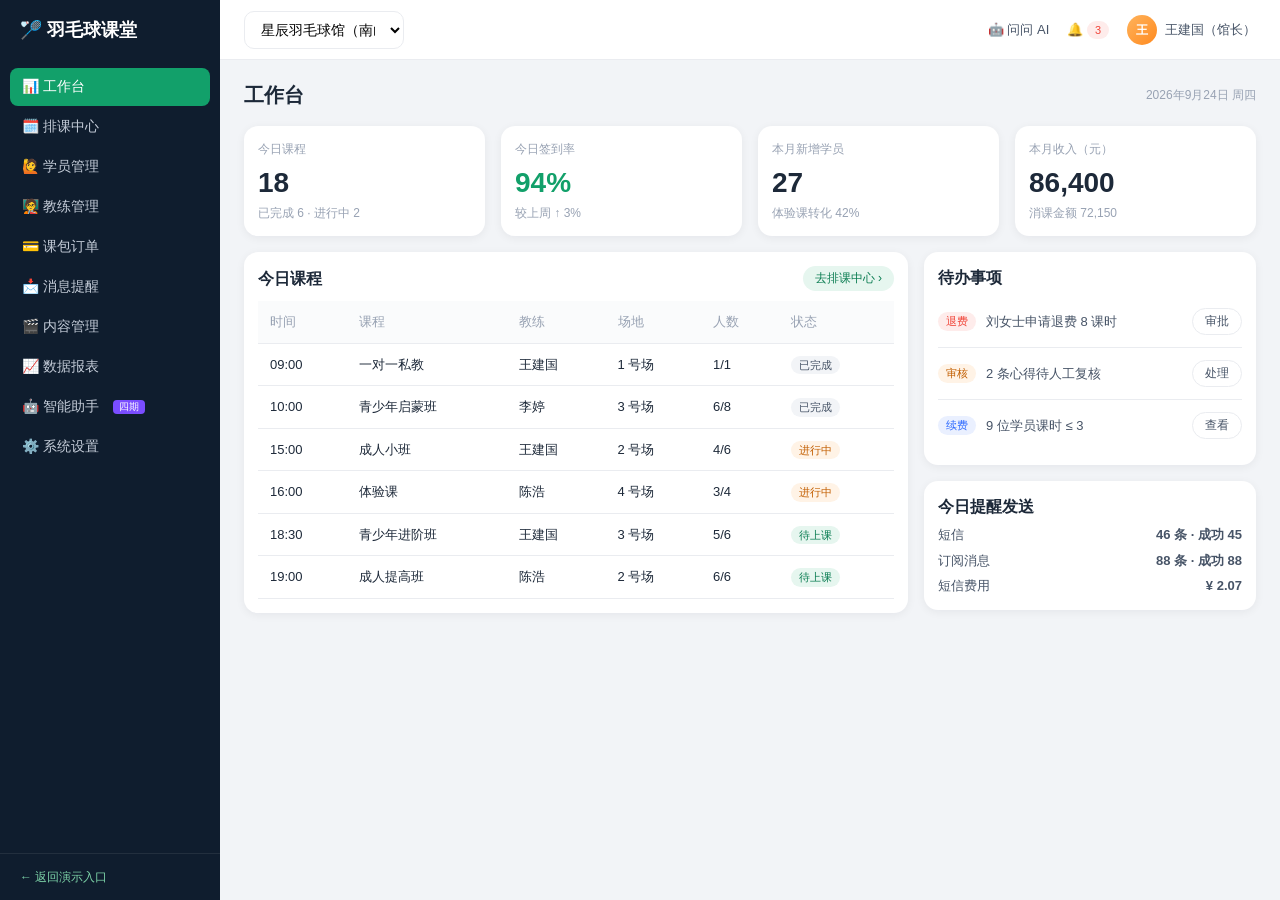
<file: prototype/web-admin.html>
<!DOCTYPE html>
<html lang="zh-CN">
<head>
<meta charset="UTF-8" />
<meta name="viewport" content="width=device-width, initial-scale=1.0" />
<title>Web 管理后台 · 羽毛球课堂原型</title>
<link rel="stylesheet" href="assets/style.css" />
<style>
  body { background: #f2f4f7; }
  .layout { display: flex; min-height: 100vh; }
  .side { width: 220px; background: #0f1d2e; color: #c4ccd8; flex-shrink: 0; position: sticky; top: 0; height: 100vh; display: flex; flex-direction: column; }
  .side .logo { height: 60px; display: flex; align-items: center; gap: 8px; padding: 0 20px; color: #fff; font-size: 18px; font-weight: 700; }
  .side nav { flex: 1; padding: 8px 10px; overflow-y: auto; }
  .side nav button { width: 100%; text-align: left; padding: 10px 12px; border-radius: 8px; margin-bottom: 2px; color: #c4ccd8; display: flex; align-items: center; gap: 10px; font-size: 14px; }
  .side nav button:hover { background: rgba(255,255,255,.06); }
  .side nav button.on { background: var(--primary); color: #fff; }
  .side .foot { padding: 14px 20px; font-size: 12px; border-top: 1px solid rgba(255,255,255,.08); }
  .side .foot a { color: #7dd3a8; text-decoration: none; }
  .main { flex: 1; min-width: 0; display: flex; flex-direction: column; }
  .top { height: 60px; background: #fff; border-bottom: 1px solid var(--border); display: flex; align-items: center; justify-content: space-between; padding: 0 24px; position: sticky; top: 0; z-index: 3; }
  .content { padding: 20px 24px; }
  .view { display: none; flex-direction: column; gap: 16px; }
  .view.on { display: flex; }
  .h2 { font-size: 20px; font-weight: 700; }
  .stats { display: grid; grid-template-columns: repeat(4, 1fr); gap: 16px; }
  .stat .num { font-size: 28px; font-weight: 700; margin-top: 4px; }
  .grid-2 { display: grid; grid-template-columns: 2fr 1fr; gap: 16px; }
  .grid-3 { display: grid; grid-template-columns: repeat(3, 1fr); gap: 16px; }
  table { width: 100%; border-collapse: collapse; }
  th, td { text-align: left; padding: 11px 12px; border-bottom: 1px solid var(--border); font-size: 13px; }
  th { color: var(--text-3); font-weight: 500; background: #fafbfc; }
  tr:hover td { background: #fafbfc; }
  .toolbar { display: flex; gap: 10px; align-items: center; flex-wrap: wrap; }
  .toolbar .input { width: 200px; }
  .bars { display: flex; align-items: flex-end; gap: 14px; height: 180px; padding-top: 10px; }
  .bars div { flex: 1; display: flex; flex-direction: column; align-items: center; gap: 6px; font-size: 12px; color: var(--text-3); }
  .bars i { width: 100%; max-width: 36px; border-radius: 6px 6px 0 0; background: linear-gradient(180deg, #34c38f, #12a06a); display: block; }

  /* 排课日历 */
  .cal { display: grid; border: 1px solid var(--border); border-radius: 12px; overflow: hidden; background: #fff; position: relative; }
  .cal-head { display: contents; }
  .cal-head div { background: #fafbfc; padding: 10px; text-align: center; font-weight: 600; border-bottom: 1px solid var(--border); border-left: 1px solid var(--border); }
  .cal-time { font-size: 12px; color: var(--text-3); text-align: right; padding: 2px 8px 0 0; height: 30px; border-top: 1px dashed #f0f1f3; }
  .cal-time.full { border-top: 1px solid var(--border); }
  .cal-slot { height: 30px; border-left: 1px solid var(--border); border-top: 1px dashed #f0f1f3; }
  .cal-slot.full { border-top: 1px solid var(--border); }
  .cal-slot.over { background: var(--primary-light); }
  .cal-slot:hover { background: #f7fdf9; cursor: copy; }
  .ev { position: absolute; border-radius: 8px; padding: 6px 8px; font-size: 12px; color: #fff; cursor: grab; overflow: hidden; box-shadow: 0 2px 6px rgba(0,0,0,.12); border-left: 4px solid rgba(0,0,0,.2); }
  .ev b { display: block; font-size: 13px; }
  .ev.c-green { background: #12a06a; }
  .ev.c-orange { background: #f08a24; }
  .ev.c-blue { background: #2f6bff; }
  .ev.c-purple { background: #7a4dff; }
  .ev.dragging { opacity: .5; }
  .legend { display: flex; gap: 14px; font-size: 12px; color: var(--text-2); }
  .legend i { display: inline-block; width: 10px; height: 10px; border-radius: 3px; margin-right: 4px; vertical-align: -1px; }

  .modal-mask { position: fixed; inset: 0; background: rgba(0,0,0,.45); display: none; align-items: center; justify-content: center; z-index: 20; }
  .modal-mask.on { display: flex; }
  .modal { width: 520px; background: #fff; border-radius: 16px; padding: 22px; max-height: 90vh; overflow-y: auto; }
  .drawer-mask { position: fixed; inset: 0; background: rgba(0,0,0,.35); display: none; z-index: 20; }
  .drawer-mask.on { display: block; }
  .drawer { position: absolute; right: 0; top: 0; bottom: 0; width: 460px; background: #fff; padding: 22px; overflow-y: auto; display: flex; flex-direction: column; gap: 14px; }

  .ai-wrap { display: grid; grid-template-columns: 1fr 280px; gap: 16px; height: calc(100vh - 150px); }
  .ai-box { background: #fff; border-radius: var(--radius); box-shadow: var(--shadow); display: flex; flex-direction: column; overflow: hidden; }
  .ai-box .chat { background: #f7f8fa; }
  .ai-box .msg .bubble { max-width: 70%; }
  .switch { width: 38px; height: 22px; border-radius: 11px; background: var(--primary); position: relative; display: inline-block; cursor: pointer; }
  .switch::after { content: ""; position: absolute; right: 3px; top: 3px; width: 16px; height: 16px; border-radius: 50%; background: #fff; transition: .15s; }
  .switch.off { background: #d0d5dd; }
  .switch.off::after { right: 19px; }
</style>
</head>
<body>
<div class="layout">
  <aside class="side">
    <div class="logo">🏸 羽毛球课堂</div>
    <nav id="menu">
      <button data-v="dash" class="on">📊 工作台</button>
      <button data-v="schedule">🗓️ 排课中心</button>
      <button data-v="students">🙋 学员管理</button>
      <button data-v="coaches">🧑‍🏫 教练管理</button>
      <button data-v="packages">💳 课包订单</button>
      <button data-v="messages">📩 消息提醒</button>
      <button data-v="content">🎬 内容管理</button>
      <button data-v="reports">📈 数据报表</button>
      <button data-v="ai">🤖 智能助手 <span class="phase">四期</span></button>
      <button data-v="settings">⚙️ 系统设置</button>
    </nav>
    <div class="foot"><a href="index.html">← 返回演示入口</a></div>
  </aside>

  <main class="main">
    <header class="top">
      <div class="row"><select class="input" style="width:160px"><option>星辰羽毛球馆（南山）</option><option>飞羽馆（福田）</option></select></div>
      <div class="row" style="gap:18px">
        <button class="sub" onclick="switchView('ai')">🤖 问问 AI</button>
        <span class="sub">🔔 <span class="tag red">3</span></span>
        <div class="row"><div class="avatar sm orange">王</div><span class="sub">王建国（馆长）</span></div>
      </div>
    </header>

    <div class="content">
      <!-- 工作台 -->
      <section class="view on" id="v-dash">
        <div class="between"><div class="h2">工作台</div><span class="muted">2026年9月24日 周四</span></div>
        <div class="stats">
          <div class="card stat"><div class="muted">今日课程</div><div class="num">18</div><div class="muted">已完成 6 · 进行中 2</div></div>
          <div class="card stat"><div class="muted">今日签到率</div><div class="num" style="color:var(--primary)">94%</div><div class="muted">较上周 ↑ 3%</div></div>
          <div class="card stat"><div class="muted">本月新增学员</div><div class="num">27</div><div class="muted">体验课转化 42%</div></div>
          <div class="card stat"><div class="muted">本月收入（元）</div><div class="num">86,400</div><div class="muted">消课金额 72,150</div></div>
        </div>
        <div class="grid-2">
          <div class="card">
            <div class="between" style="margin-bottom:10px"><span class="title">今日课程</span><button class="btn sm ghost" onclick="switchView('schedule')">去排课中心 ›</button></div>
            <table>
              <tr><th>时间</th><th>课程</th><th>教练</th><th>场地</th><th>人数</th><th>状态</th></tr>
              <tr><td>09:00</td><td>一对一私教</td><td>王建国</td><td>1 号场</td><td>1/1</td><td><span class="tag gray">已完成</span></td></tr>
              <tr><td>10:00</td><td>青少年启蒙班</td><td>李婷</td><td>3 号场</td><td>6/8</td><td><span class="tag gray">已完成</span></td></tr>
              <tr><td>15:00</td><td>成人小班</td><td>王建国</td><td>2 号场</td><td>4/6</td><td><span class="tag orange">进行中</span></td></tr>
              <tr><td>16:00</td><td>体验课</td><td>陈浩</td><td>4 号场</td><td>3/4</td><td><span class="tag orange">进行中</span></td></tr>
              <tr><td>18:30</td><td>青少年进阶班</td><td>王建国</td><td>3 号场</td><td>5/6</td><td><span class="tag green">待上课</span></td></tr>
              <tr><td>19:00</td><td>成人提高班</td><td>陈浩</td><td>2 号场</td><td>6/6</td><td><span class="tag green">待上课</span></td></tr>
            </table>
          </div>
          <div class="col" style="gap:16px">
            <div class="card">
              <div class="title" style="margin-bottom:6px">待办事项</div>
              <div class="list-item"><span class="tag red">退费</span><span class="grow sub">刘女士申请退费 8 课时</span><button class="btn sm line" onclick="toast('已审批通过，退款 1,280 元')">审批</button></div>
              <div class="list-item"><span class="tag orange">审核</span><span class="grow sub">2 条心得待人工复核</span><button class="btn sm line" onclick="switchView('content')">处理</button></div>
              <div class="list-item"><span class="tag blue">续费</span><span class="grow sub">9 位学员课时 ≤ 3</span><button class="btn sm line" onclick="switchView('students')">查看</button></div>
            </div>
            <div class="card">
              <div class="title" style="margin-bottom:6px">今日提醒发送</div>
              <div class="between sub"><span>短信</span><b>46 条 · 成功 45</b></div>
              <div class="between sub" style="margin-top:6px"><span>订阅消息</span><b>88 条 · 成功 88</b></div>
              <div class="between sub" style="margin-top:6px"><span>短信费用</span><b>¥ 2.07</b></div>
            </div>
          </div>
        </div>
      </section>

      <!-- 排课中心 -->
      <section class="view" id="v-schedule">
        <div class="between">
          <div class="h2">排课中心</div>
          <div class="toolbar">
            <div class="seg" id="seg-calmode" style="width:180px"><button class="on">按场地</button><button onclick="toast('按教练分列：王建国 / 李婷 / 陈浩 / 赵磊')">按教练</button></div>
            <div class="seg" style="width:180px" id="seg-calrange"><button class="on">日</button><button onclick="toast('周视图：7 天 × 场地')">周</button><button onclick="toast('月视图')">月</button></div>
            <button class="btn line square sm">‹</button><span class="bold">9月24日 周四</span><button class="btn line square sm">›</button>
            <button class="btn line square" onclick="toast('已将上周课表复制到本周：新增 42 节，跳过冲突 3 节')">复制上周</button>
            <button class="btn square" onclick="openModal()">＋ 新建课程</button>
          </div>
        </div>
        <div class="between">
          <div class="legend"><span><i style="background:#12a06a"></i>班课</span><span><i style="background:#2f6bff"></i>私教</span><span><i style="background:#f08a24"></i>青少年</span><span><i style="background:#7a4dff"></i>体验课</span></div>
          <span class="muted">💡 拖动课程块可调整时间 / 场地，系统自动检测冲突并通知学员；点击空白格快速新建</span>
        </div>
        <div class="cal" id="cal"></div>
      </section>

      <!-- 学员 -->
      <section class="view" id="v-students">
        <div class="between"><div class="h2">学员管理</div>
          <div class="toolbar"><button class="btn line square" onclick="toast('已导出 学员列表.xlsx')">导出 Excel</button><button class="btn line square" onclick="toast('下载导入模板')">批量导入</button><button class="btn square" onclick="toast('新增学员表单')">＋ 新增学员</button></div></div>
        <div class="card">
          <div class="toolbar" style="margin-bottom:12px">
            <input class="input" placeholder="姓名 / 手机号" />
            <select class="input" style="width:140px"><option>全部教练</option><option>王建国</option><option>李婷</option><option>陈浩</option></select>
            <select class="input" style="width:140px"><option>全部状态</option><option>课时不足</option><option>即将到期</option><option>已流失</option></select>
            <button class="btn square sm">查询</button>
          </div>
          <table>
            <tr><th>学员</th><th>手机号</th><th>等级</th><th>负责教练</th><th>课包</th><th>剩余课时</th><th>最近上课</th><th>操作</th></tr>
            <tr><td><div class="row"><div class="avatar sm">乐</div>林小乐</div></td><td>138****6621</td><td>L3</td><td>王建国</td><td>青少年 48 次卡</td><td><b>12</b></td><td>9/22</td><td><button class="btn sm ghost" onclick="openDrawer()">详情</button></td></tr>
            <tr><td><div class="row"><div class="avatar sm blue">刘</div>刘一鸣</div></td><td>139****2088</td><td>L2</td><td>王建国</td><td>成人 20 次卡</td><td><b style="color:var(--danger)">2</b></td><td>9/24</td><td><button class="btn sm ghost" onclick="openDrawer()">详情</button></td></tr>
            <tr><td><div class="row"><div class="avatar sm">王</div>王明</div></td><td>137****1190</td><td>L3</td><td>王建国</td><td>青少年 48 次卡</td><td><b style="color:var(--danger)">1</b></td><td>9/22</td><td><button class="btn sm ghost" onclick="openDrawer()">详情</button></td></tr>
            <tr><td><div class="row"><div class="avatar sm purple">睿</div>张睿</div></td><td>186****3321</td><td>L4</td><td>王建国</td><td>私教 30 次卡</td><td><b>20</b></td><td>9/17</td><td><button class="btn sm ghost" onclick="openDrawer()">详情</button></td></tr>
            <tr><td><div class="row"><div class="avatar sm orange">赵</div>赵可欣</div></td><td>135****7766</td><td>L1</td><td>李婷</td><td>成人 20 次卡</td><td><b>15</b></td><td>9/20</td><td><button class="btn sm ghost" onclick="openDrawer()">详情</button></td></tr>
            <tr><td><div class="row"><div class="avatar sm">周</div>周涵</div></td><td>158****4410</td><td>L3</td><td>李婷</td><td>私教 10 次卡</td><td><b style="color:#c25e00">3</b></td><td>9/24</td><td><button class="btn sm ghost" onclick="openDrawer()">详情</button></td></tr>
          </table>
          <div class="between" style="margin-top:12px"><span class="muted">共 326 位学员</span><span class="muted">‹ 1 2 3 … 33 ›</span></div>
        </div>
      </section>

      <!-- 教练 -->
      <section class="view" id="v-coaches">
        <div class="between"><div class="h2">教练管理</div><button class="btn square" onclick="toast('输入教练手机号，教练首次登录小程序自动绑定')">＋ 添加教练</button></div>
        <div class="grid-3">
          <div class="card col"><div class="row"><div class="avatar orange">王</div><div class="grow"><div class="bold">王建国 <span class="tag orange">主教练</span></div><div class="muted">国家一级运动员 · 执教 12 年</div></div></div>
            <div class="between sub"><span>本月课时</span><b>68</b></div><div class="between sub"><span>带学员</span><b>32</b></div><div class="between sub"><span>评分</span><b>4.9</b></div>
            <div class="row"><button class="btn sm line" onclick="switchView('schedule')">查看课表</button><button class="btn sm line" onclick="toast('可约时段：周一/三/四/五/六/日')">可约时段</button></div></div>
          <div class="card col"><div class="row"><div class="avatar blue">李</div><div class="grow"><div class="bold">李婷</div><div class="muted">国家二级运动员 · 青少年启蒙</div></div></div>
            <div class="between sub"><span>本月课时</span><b>54</b></div><div class="between sub"><span>带学员</span><b>28</b></div><div class="between sub"><span>评分</span><b>4.8</b></div>
            <div class="row"><button class="btn sm line" onclick="switchView('schedule')">查看课表</button><button class="btn sm line" onclick="toast('可约时段：周二至周日')">可约时段</button></div></div>
          <div class="card col"><div class="row"><div class="avatar">陈</div><div class="grow"><div class="bold">陈浩</div><div class="muted">成人双打 · 体验课</div></div></div>
            <div class="between sub"><span>本月课时</span><b>47</b></div><div class="between sub"><span>带学员</span><b>35</b></div><div class="between sub"><span>评分</span><b>4.7</b></div>
            <div class="row"><button class="btn sm line" onclick="switchView('schedule')">查看课表</button><button class="btn sm line" onclick="toast('可约时段：周一至周五晚')">可约时段</button></div></div>
        </div>
      </section>

      <!-- 课包 -->
      <section class="view" id="v-packages">
        <div class="between"><div class="h2">课包订单</div><div class="toolbar"><button class="btn line square" onclick="toast('为学员开通课包：选择学员 → 课包 → 收款方式')">线下开通</button><button class="btn square" onclick="toast('新建课包配置')">＋ 新建课包</button></div></div>
        <div class="grid-3">
          <div class="card"><div class="between"><b>青少年 48 次卡</b><span class="tag green">在售</span></div><div class="title" style="color:var(--accent);margin:6px 0">¥ 5,760</div><div class="muted">120 元/课时 · 有效期 12 个月 · 适用青少年班课</div></div>
          <div class="card"><div class="between"><b>成人 20 次卡</b><span class="tag green">在售</span></div><div class="title" style="color:var(--accent);margin:6px 0">¥ 3,200</div><div class="muted">160 元/课时 · 有效期 6 个月 · 适用成人班课</div></div>
          <div class="card"><div class="between"><b>私教 10 次卡</b><span class="tag green">在售</span></div><div class="title" style="color:var(--accent);margin:6px 0">¥ 4,000</div><div class="muted">400 元/次（2 课时） · 有效期 6 个月</div></div>
        </div>
        <div class="card">
          <div class="title" style="margin-bottom:10px">最近订单</div>
          <table>
            <tr><th>订单号</th><th>学员</th><th>课包</th><th>金额</th><th>支付方式</th><th>时间</th><th>状态</th></tr>
            <tr><td>YD20260924001</td><td>孙浩</td><td>成人 20 次卡</td><td>¥3,200</td><td>微信支付</td><td>09-24 10:12</td><td><span class="tag green">已支付</span></td></tr>
            <tr><td>YD20260923014</td><td>王明（家长）</td><td>青少年 48 次卡</td><td>¥5,760</td><td>前台 · 转账</td><td>09-23 19:40</td><td><span class="tag green">已支付</span></td></tr>
            <tr><td>YD20260921007</td><td>刘女士</td><td>成人 20 次卡</td><td>¥1,280</td><td>退费 8 课时</td><td>09-21 15:05</td><td><span class="tag orange">待审批</span></td></tr>
          </table>
        </div>
      </section>

      <!-- 消息 -->
      <section class="view" id="v-messages">
        <div class="h2">消息提醒</div>
        <div class="grid-2">
          <div class="card">
            <div class="title" style="margin-bottom:10px">提醒规则</div>
            <table>
              <tr><th>场景</th><th>触发时间</th><th>通道</th><th>启用</th></tr>
              <tr><td>上课提醒（前一天）</td><td>开课前一天 20:00</td><td>订阅消息 + 短信</td><td><span class="switch"></span></td></tr>
              <tr><td>上课提醒（当天）</td><td>开课前 2 小时</td><td>短信</td><td><span class="switch"></span></td></tr>
              <tr><td>调课 / 取消通知</td><td>即时</td><td>订阅消息 + 短信</td><td><span class="switch"></span></td></tr>
              <tr><td>候补成功</td><td>即时</td><td>订阅消息 + 短信</td><td><span class="switch"></span></td></tr>
              <tr><td>课时不足</td><td>剩余 ≤ 3 课时</td><td>订阅消息</td><td><span class="switch"></span></td></tr>
              <tr><td>课包到期</td><td>到期前 7 天</td><td>短信</td><td><span class="switch off"></span></td></tr>
              <tr><td>教练每日课表</td><td>每天 07:30</td><td>订阅消息</td><td><span class="switch"></span></td></tr>
            </table>
            <div class="muted" style="margin-top:8px">免打扰时段 22:00-08:00（紧急调课通知除外）</div>
          </div>
          <div class="card">
            <div class="between" style="margin-bottom:10px"><span class="title">短信模板</span><span class="tag green">已审核</span></div>
            <div class="sub" style="margin-bottom:6px">上课提醒 · SMS_2026001</div>
            <div style="background:#f2f4f7;border-radius:10px;padding:12px;font-size:13px">【羽毛球课堂】${name}您好，您预约的${course}将于${time}在${venue}${court}开始，教练${coach}。如需取消请提前12小时在小程序操作。</div>
            <div class="sub" style="margin:12px 0 6px">调课通知 · SMS_2026002</div>
            <div style="background:#f2f4f7;border-radius:10px;padding:12px;font-size:13px">【羽毛球课堂】${name}您好，您的${course}已调整至${time}，场地${court}。如有疑问请联系教练${coach}。</div>
            <button class="btn sm line" style="margin-top:12px" onclick="toast('测试短信已发送到 138****6621')">发送测试短信</button>
          </div>
        </div>
        <div class="card">
          <div class="title" style="margin-bottom:10px">发送记录</div>
          <table>
            <tr><th>时间</th><th>接收人</th><th>通道</th><th>场景</th><th>状态</th></tr>
            <tr><td>09-24 07:30</td><td>王建国</td><td>订阅消息</td><td>教练每日课表</td><td><span class="tag green">成功</span></td></tr>
            <tr><td>09-23 20:00</td><td>林小乐 138****6621</td><td>短信</td><td>上课提醒（前一天）</td><td><span class="tag green">成功</span></td></tr>
            <tr><td>09-23 20:00</td><td>孙浩 136****0921</td><td>短信</td><td>上课提醒（前一天）</td><td><span class="tag red">失败·已重试 3 次</span></td></tr>
          </table>
        </div>
      </section>

      <!-- 内容 -->
      <section class="view" id="v-content">
        <div class="between"><div class="h2">内容管理</div><button class="btn square" onclick="toast('上传教学视频：选择文件 → 分类 → 可见范围')">＋ 上传教学视频</button></div>
        <div class="seg" style="width:360px" id="seg-content"><button class="on">待审核 2</button><button>教学视频 42</button><button>心得 186</button></div>
        <div class="card">
          <table>
            <tr><th>内容</th><th>作者</th><th>类型</th><th>机器审核</th><th>提交时间</th><th>操作</th></tr>
            <tr><td>孩子学了三个月，第一次在比赛里打出了反手高远球……</td><td>张睿（家长）</td><td>图文 + 视频</td><td><span class="tag green">通过</span></td><td>09-24 08:10</td><td><div class="row"><button class="btn sm" onclick="auditRow(this,'已发布')">通过</button><button class="btn sm danger" onclick="auditRow(this,'已驳回')">驳回</button></div></td></tr>
            <tr><td>求转让 20 次卡，加我微信 xxx……</td><td>匿名用户</td><td>图文</td><td><span class="tag orange">疑似广告</span></td><td>09-24 07:45</td><td><div class="row"><button class="btn sm" onclick="auditRow(this,'已发布')">通过</button><button class="btn sm danger" onclick="auditRow(this,'已驳回')">驳回</button></div></td></tr>
          </table>
          <div class="muted" style="margin-top:10px">所有用户发布内容先经过微信内容安全接口自动审核，疑似违规的进入人工复核。</div>
        </div>
      </section>

      <!-- 报表 -->
      <section class="view" id="v-reports">
        <div class="between"><div class="h2">数据报表</div><button class="btn line square" onclick="toast('已导出 9月经营报表.xlsx')">导出</button></div>
        <div class="stats">
          <div class="card stat"><div class="muted">本月消课</div><div class="num">612</div></div>
          <div class="card stat"><div class="muted">出勤率</div><div class="num">91%</div></div>
          <div class="card stat"><div class="muted">续费率</div><div class="num">68%</div></div>
          <div class="card stat"><div class="muted">流失预警</div><div class="num" style="color:var(--danger)">14</div></div>
        </div>
        <div class="grid-2">
          <div class="card"><div class="title">近 6 个月消课量</div>
            <div class="bars"><div><i style="height:90px"></i>4月</div><div><i style="height:110px"></i>5月</div><div><i style="height:100px"></i>6月</div><div><i style="height:150px"></i>7月</div><div><i style="height:160px"></i>8月</div><div><i style="height:130px"></i>9月</div></div></div>
          <div class="card"><div class="title" style="margin-bottom:8px">教练课时排行（9月）</div>
            <div class="list-item"><b>1</b><span class="grow">王建国</span><b>68</b></div>
            <div class="list-item"><b>2</b><span class="grow">李婷</span><b>54</b></div>
            <div class="list-item"><b>3</b><span class="grow">陈浩</span><b>47</b></div>
            <div class="list-item"><b>4</b><span class="grow">赵磊</span><b>32</b></div></div>
        </div>
      </section>

      <!-- AI -->
      <section class="view" id="v-ai">
        <div class="h2">智能助手 <span class="phase">四期</span></div>
        <div class="ai-wrap">
          <div class="ai-box">
            <div class="chat" id="chat"></div>
            <div class="ai-tip" style="background:#fff;padding-top:6px">内容由 AI 生成 · 排课、调课、群发等写操作需确认后执行 · 仅访问你有权限的数据</div>
            <div class="chat-input"><input id="chat-in" placeholder="例如：下周六上午给青少年启蒙班排课，李婷，3 号场" /><button class="btn sm" id="chat-send">发送</button></div>
          </div>
          <div class="col" style="gap:12px">
            <div class="card"><div class="title" style="margin-bottom:8px">试试这样问</div>
              <div class="col" style="gap:6px">
                <button class="btn line sm" style="justify-content:flex-start" onclick="Agent.ask('下周六上午给青少年启蒙班排课，李婷，3号场')">📅 自然语言排课</button>
                <button class="btn line sm" style="justify-content:flex-start" onclick="Agent.ask('王建国下周三请假，帮我处理他的课')">🔁 教练请假调课</button>
                <button class="btn line sm" style="justify-content:flex-start" onclick="Agent.ask('哪些学员课时不足需要续费')">⚠ 续费名单</button>
                <button class="btn line sm" style="justify-content:flex-start" onclick="Agent.ask('上个月哪个教练出勤率最高')">📈 经营问答</button>
                <button class="btn line sm" style="justify-content:flex-start" onclick="Agent.ask('下周场地利用率怎么样，有什么建议')">💡 智能排课建议</button>
              </div></div>
            <div class="card"><div class="title" style="margin-bottom:6px">智能体能力</div>
              <div class="sub">· 查询：课表、课时、学员、报表<br>· 操作：排课、调课、通知（需确认）<br>· 建议：排课优化、续费预警<br>· 知识：俱乐部规则、教学视频库</div></div>
          </div>
        </div>
      </section>

      <!-- 设置 -->
      <section class="view" id="v-settings">
        <div class="h2">系统设置</div>
        <div class="grid-2">
          <div class="card">
            <div class="title" style="margin-bottom:10px">预约规则</div>
            <div class="grid2">
              <div class="form-item"><label>免费取消时限（开课前）</label><input class="input" value="12 小时" /></div>
              <div class="form-item"><label>预约开放（提前）</label><input class="input" value="7 天" /></div>
              <div class="form-item"><label>缺席处理</label><select class="input"><option>扣 1 课时</option><option>不扣</option></select></div>
              <div class="form-item"><label>请假是否扣课时</label><select class="input"><option>不扣（每月限 2 次）</option><option>扣</option></select></div>
              <div class="form-item"><label>小班最少开课人数</label><input class="input" value="2 人" /></div>
              <div class="form-item"><label>人数不足自动取消（开课前）</label><input class="input" value="6 小时" /></div>
            </div>
            <button class="btn square" onclick="toast('规则已保存')">保存</button>
          </div>
          <div class="card">
            <div class="title" style="margin-bottom:10px">场地</div>
            <div class="list-item"><span class="grow">1 号场</span><span class="tag green">正常</span></div>
            <div class="list-item"><span class="grow">2 号场</span><span class="tag green">正常</span></div>
            <div class="list-item"><span class="grow">3 号场</span><span class="tag green">正常</span></div>
            <div class="list-item"><span class="grow">4 号场</span><span class="tag green">正常</span></div>
            <div class="list-item"><span class="grow">5 号场</span><span class="tag gray">维护中（至 9/30）</span></div>
            <div class="title" style="margin:14px 0 8px">角色权限</div>
            <div class="sub">馆长 · 教练 · 运营 · 管理员（按菜单 + 数据范围授权）</div>
          </div>
        </div>
      </section>
    </div>
  </main>
</div>

<!-- 新建课程弹窗 -->
<div class="modal-mask" id="modal">
  <div class="modal">
    <div class="between" style="margin-bottom:14px"><span class="title">新建课程</span><button onclick="closeModal()">✕</button></div>
    <div class="grid2">
      <div class="form-item"><label>课程名称</label><input class="input" id="f-name" value="成人提高班" /></div>
      <div class="form-item"><label>课程类型</label><select class="input" id="f-type"><option value="c-green">班课</option><option value="c-blue">私教</option><option value="c-orange">青少年</option><option value="c-purple">体验课</option></select></div>
      <div class="form-item"><label>教练</label><select class="input" id="f-coach"><option>王建国</option><option>李婷</option><option>陈浩</option><option>赵磊</option></select></div>
      <div class="form-item"><label>场地</label><select class="input" id="f-court"><option value="0">1 号场</option><option value="1">2 号场</option><option value="2">3 号场</option><option value="3">4 号场</option></select></div>
      <div class="form-item"><label>开始时间</label><select class="input" id="f-start"></select></div>
      <div class="form-item"><label>时长</label><select class="input" id="f-dur"><option value="1">60 分钟</option><option value="1.5" selected>90 分钟</option><option value="2">120 分钟</option></select></div>
      <div class="form-item"><label>人数上限</label><input class="input" value="6" /></div>
      <div class="form-item"><label>重复</label><select class="input"><option>不重复</option><option>每周重复 8 周</option><option>每周重复 12 周</option></select></div>
    </div>
    <div class="form-item"><label>指定学员（可选）</label><input class="input" placeholder="搜索并添加学员，固定班可直接生成预约" /></div>
    <div id="f-conflict" class="hidden" style="background:var(--danger-light);color:var(--danger);padding:10px 12px;border-radius:10px;margin-bottom:12px"></div>
    <div class="row" style="justify-content:flex-end"><button class="btn line square" onclick="closeModal()">取消</button><button class="btn square" onclick="createLesson()">发布课程</button></div>
  </div>
</div>

<!-- 学员详情抽屉 -->
<div class="drawer-mask" id="drawer" onclick="if(event.target===this)this.classList.remove('on')">
  <div class="drawer">
    <div class="between"><span class="title">学员详情</span><button onclick="document.getElementById('drawer').classList.remove('on')">✕</button></div>
    <div class="row"><div class="avatar" style="width:56px;height:56px">乐</div><div><div class="title">林小乐 <span class="tag green">L3</span></div><div class="muted">女 · 2016-05 · 家长 林先生 138****6621</div></div></div>
    <div class="card" style="box-shadow:none;background:var(--bg)">
      <div class="between"><b>青少年 48 次卡</b><span class="tag orange">剩 12</span></div>
      <div class="progress" style="margin:8px 0"><i style="width:25%;background:var(--accent)"></i></div>
      <div class="muted">2026-01-05 开通 · 有效期至 2026-12-31</div>
      <div class="row" style="margin-top:10px"><button class="btn sm" onclick="toast('续费开通')">续费</button><button class="btn sm line" onclick="toast('赠送课时需馆长审批')">赠送课时</button><button class="btn sm line" onclick="toast('调整课时：填写原因后生效，记入流水')">调整</button></div>
    </div>
    <div><div class="bold" style="margin-bottom:6px">近期上课</div>
      <div class="list-item"><span class="grow sub">9/22 青少年进阶班 · 王建国</span><span class="tag green">已签到</span></div>
      <div class="list-item"><span class="grow sub">9/19 一对一私教 · 李婷</span><span class="tag green">已签到</span></div>
      <div class="list-item"><span class="grow sub">9/10 青少年进阶班 · 王建国</span><span class="tag red">缺席</span></div></div>
    <div><div class="bold" style="margin-bottom:6px">教练点评</div>
      <div class="sub">“今天正手杀球发力比上周好很多，注意击球后快速回位。”— 王建国 9/22</div></div>
  </div>
</div>

<script src="assets/common.js"></script>
<script>
  function switchView(v) {
    document.querySelectorAll('#menu button').forEach(b => b.classList.toggle('on', b.dataset.v === v));
    document.querySelectorAll('.view').forEach(s => s.classList.toggle('on', s.id === 'v-' + v));
    window.scrollTo(0, 0);
  }
  document.querySelectorAll('#menu button').forEach(b => b.addEventListener('click', () => switchView(b.dataset.v)));
  bindGroup('#seg-content');
  document.querySelectorAll('.switch').forEach(s => s.addEventListener('click', () => {
    s.classList.toggle('off');
    toast(s.classList.contains('off') ? '已关闭该提醒' : '已开启该提醒');
  }));
  function auditRow(btn, text) {
    btn.closest('td').innerHTML = `<span class="tag ${text === '已发布' ? 'green' : 'red'}">${text}</span>`;
    toast(text === '已发布' ? '已通过并发布' : '已驳回并通知作者');
  }
  function openDrawer() { document.getElementById('drawer').classList.add('on'); }

  /* ---------- 排课日历 ---------- */
  const COURTS = ['1 号场', '2 号场', '3 号场', '4 号场'];
  const START_H = 8, END_H = 22, SLOT_H = 30, TIME_W = 64;
  let lessons = [
    { id: 1, name: '一对一私教 · 周涵', coach: '王建国', court: 0, start: 9, dur: 1, cls: 'c-blue', cnt: '1/1' },
    { id: 2, name: '青少年启蒙班', coach: '李婷', court: 2, start: 10, dur: 1.5, cls: 'c-orange', cnt: '6/8' },
    { id: 3, name: '成人小班', coach: '王建国', court: 1, start: 15, dur: 1.5, cls: 'c-green', cnt: '4/6' },
    { id: 4, name: '体验课', coach: '陈浩', court: 3, start: 16, dur: 1, cls: 'c-purple', cnt: '3/4' },
    { id: 5, name: '青少年进阶班', coach: '王建国', court: 2, start: 18.5, dur: 1.5, cls: 'c-orange', cnt: '5/6' },
    { id: 6, name: '成人提高班', coach: '陈浩', court: 1, start: 19, dur: 1.5, cls: 'c-green', cnt: '6/6' },
    { id: 7, name: '一对一私教 · 张睿', coach: '王建国', court: 0, start: 20, dur: 1, cls: 'c-blue', cnt: '1/1' },
    { id: 8, name: '一对一私教 · 李佳', coach: '李婷', court: 0, start: 14, dur: 1, cls: 'c-blue', cnt: '1/1' },
  ];
  const fmt = h => String(Math.floor(h)).padStart(2, '0') + ':' + (h % 1 ? '30' : '00');

  function findConflict(l, ignoreId) {
    return lessons.find(o => o.id !== ignoreId && o.start < l.start + l.dur && l.start < o.start + o.dur &&
      (o.court === l.court || o.coach === l.coach));
  }

  function renderCal() {
    const cal = document.getElementById('cal');
    cal.style.gridTemplateColumns = `${TIME_W}px repeat(${COURTS.length}, 1fr)`;
    let html = '<div class="cal-head"><div style="border-left:none"></div>' + COURTS.map(c => `<div>${c}</div>`).join('') + '</div>';
    for (let h = START_H; h < END_H; h += 0.5) {
      const full = h % 1 === 0 ? ' full' : '';
      html += `<div class="cal-time${full}">${full ? fmt(h) : ''}</div>`;
      COURTS.forEach((_, ci) => { html += `<div class="cal-slot${full}" data-court="${ci}" data-h="${h}"></div>`; });
    }
    cal.innerHTML = html;

    const headH = cal.querySelector('.cal-head div').offsetHeight;
    const colW = (cal.clientWidth - TIME_W) / COURTS.length;
    lessons.forEach(l => {
      const ev = document.createElement('div');
      ev.className = 'ev ' + l.cls;
      ev.draggable = true;
      ev.style.left = (TIME_W + l.court * colW + 4) + 'px';
      ev.style.width = (colW - 8) + 'px';
      ev.style.top = (headH + (l.start - START_H) * 2 * SLOT_H + 2) + 'px';
      ev.style.height = (l.dur * 2 * SLOT_H - 4) + 'px';
      ev.innerHTML = `<b>${l.name}</b>${fmt(l.start)}-${fmt(l.start + l.dur)} · ${l.coach} · ${l.cnt}`;
      ev.addEventListener('dragstart', e => { e.dataTransfer.setData('id', l.id); ev.classList.add('dragging'); });
      ev.addEventListener('dragend', () => ev.classList.remove('dragging'));
      ev.addEventListener('click', () => toast(`${l.name}｜${COURTS[l.court]} ${fmt(l.start)}｜${l.coach}｜${l.cnt}`));
      cal.appendChild(ev);
    });

    cal.querySelectorAll('.cal-slot').forEach(s => {
      s.addEventListener('dragover', e => { e.preventDefault(); s.classList.add('over'); });
      s.addEventListener('dragleave', () => s.classList.remove('over'));
      s.addEventListener('drop', e => {
        e.preventDefault(); s.classList.remove('over');
        const l = lessons.find(x => x.id === +e.dataTransfer.getData('id'));
        const moved = { ...l, court: +s.dataset.court, start: +s.dataset.h };
        if (moved.start + moved.dur > END_H) return toast('超出场馆营业时间');
        const c = findConflict(moved, l.id);
        if (c) return toast(`⚠ 冲突：与「${c.name}」(${c.coach} ${COURTS[c.court]} ${fmt(c.start)}) 时间重叠`);
        Object.assign(l, moved);
        renderCal();
        toast(`已调整到 ${COURTS[l.court]} ${fmt(l.start)}，已通知 ${l.cnt.split('/')[0]} 位学员`);
      });
      s.addEventListener('click', () => openModal(+s.dataset.court, +s.dataset.h));
    });
  }

  const startSel = document.getElementById('f-start');
  for (let h = START_H; h < END_H; h += 0.5) startSel.insertAdjacentHTML('beforeend', `<option value="${h}">${fmt(h)}</option>`);

  function openModal(court = 0, h = 19) {
    document.getElementById('f-court').value = court;
    startSel.value = h;
    document.getElementById('f-conflict').classList.add('hidden');
    document.getElementById('modal').classList.add('on');
  }
  function closeModal() { document.getElementById('modal').classList.remove('on'); }
  function createLesson() {
    const l = {
      id: Date.now(), name: document.getElementById('f-name').value, coach: document.getElementById('f-coach').value,
      court: +document.getElementById('f-court').value, start: +startSel.value, dur: +document.getElementById('f-dur').value,
      cls: document.getElementById('f-type').value, cnt: '0/6',
    };
    const box = document.getElementById('f-conflict');
    const c = findConflict(l);
    if (c) {
      box.textContent = `⚠ 冲突：${c.coach === l.coach ? '教练 ' + c.coach : COURTS[c.court]} 在 ${fmt(c.start)}-${fmt(c.start + c.dur)} 已有「${c.name}」`;
      box.classList.remove('hidden');
      return;
    }
    lessons.push(l);
    closeModal();
    renderCal();
    toast('课程已发布，学员端可预约');
  }
  window.addEventListener('resize', () => { if (document.getElementById('v-schedule').classList.contains('on')) renderCal(); });
  const _switch = switchView;
  switchView = v => { _switch(v); if (v === 'schedule') setTimeout(renderCal); };

  /* ---------- AI ---------- */
  Agent.mount(document.getElementById('chat'), document.getElementById('chat-in'), document.getElementById('chat-send'), [
    { match: ['请假'], reply: '王建国 <b>9/30 周三</b> 共有 3 节课，我为你找到了替代方案：<div class="card-in"><table><tr><th>课程</th><th>方案</th></tr><tr><td>09:00 私教·周涵</td><td>改为 10/2 周五 09:00（王建国空闲）</td></tr><tr><td>15:00 成人小班</td><td>换教练：陈浩（空闲、同级别）</td></tr><tr><td>18:30 青少年进阶</td><td>换教练：李婷（空闲）</td></tr></table><div class="muted" style="margin-top:6px">将通知 12 位学员</div><div class="row" style="margin-top:8px"><button class="btn sm" onclick="Agent.confirm(this,\'已按方案调整 3 节课，12 位学员已收到订阅消息 + 短信。\')">执行方案</button><button class="btn sm line" onclick="Agent.cancel(this)">取消</button></div></div>' },
    { match: ['排课', '排'], reply: '已解析为：<div class="card-in"><b>青少年启蒙班</b> · 李婷 · 3 号场<br>📅 10/3 周六 09:00-10:30 <span class="tag red">国庆停课</span><br><span class="muted">10/3 在停课范围内，建议改为 10/4 周日 09:00（场地、教练均空闲）</span><div class="row" style="margin-top:8px"><button class="btn sm" onclick="Agent.confirm(this,\'已在 10/4 周日 09:00 排课，学员端已开放预约。\')">改到 10/4 并发布</button><button class="btn sm line" onclick="Agent.cancel(this)">取消</button></div></div>' },
    { match: ['续费', '不足'], reply: '当前有 <b>9 位</b>学员课时 ≤ 3，其中 4 位近 7 天有课：<div class="card-in">刘一鸣 · 剩 2 · 王建国<br>王明 · 剩 1 · 王建国<br>周涵 · 剩 3 · 李婷<br>孙浩 · 剩 3 · 陈浩<div class="row" style="margin-top:8px"><button class="btn sm" onclick="Agent.confirm(this,\'已向 9 位学员发送续费提醒，并通知对应教练跟进。\')">一键提醒续费</button><button class="btn sm line" onclick="toast(\'已导出续费名单.xlsx\')">导出</button></div></div>' },
    { match: ['出勤', '教练', '哪个'], reply: '8 月教练出勤率排名：<div class="card-in">🥇 王建国 · 96% · 72 课时<br>🥈 李婷 · 93% · 58 课时<br>🥉 陈浩 · 89% · 51 课时<br>赵磊 · 85% · 30 课时</div>陈浩的缺席主要集中在周一晚 19:00 成人班（6 次），建议调整该时段。' },
    { match: ['利用率', '建议', '场地'], reply: '下周场地利用率 <b>63%</b>：<div class="card-in">🔴 周一~周五 19:00-21:00：98%（接近满）<br>🟡 周末上午：72%<br>🟢 工作日 14:00-17:00：21%</div>建议：<br>1. 工作日下午开设“成人午间班”或低价体验课；<br>2. 晚间高峰 4 号场改为 2 个小班轮换，可多容纳 6 人。' },
  ], '你好，馆长 👋 我是羽毛球课堂智能助手，可以用一句话帮你<b>排课、调课、查数据、找续费学员、给排课建议</b>。');
</script>
</body>
</html>
</file>
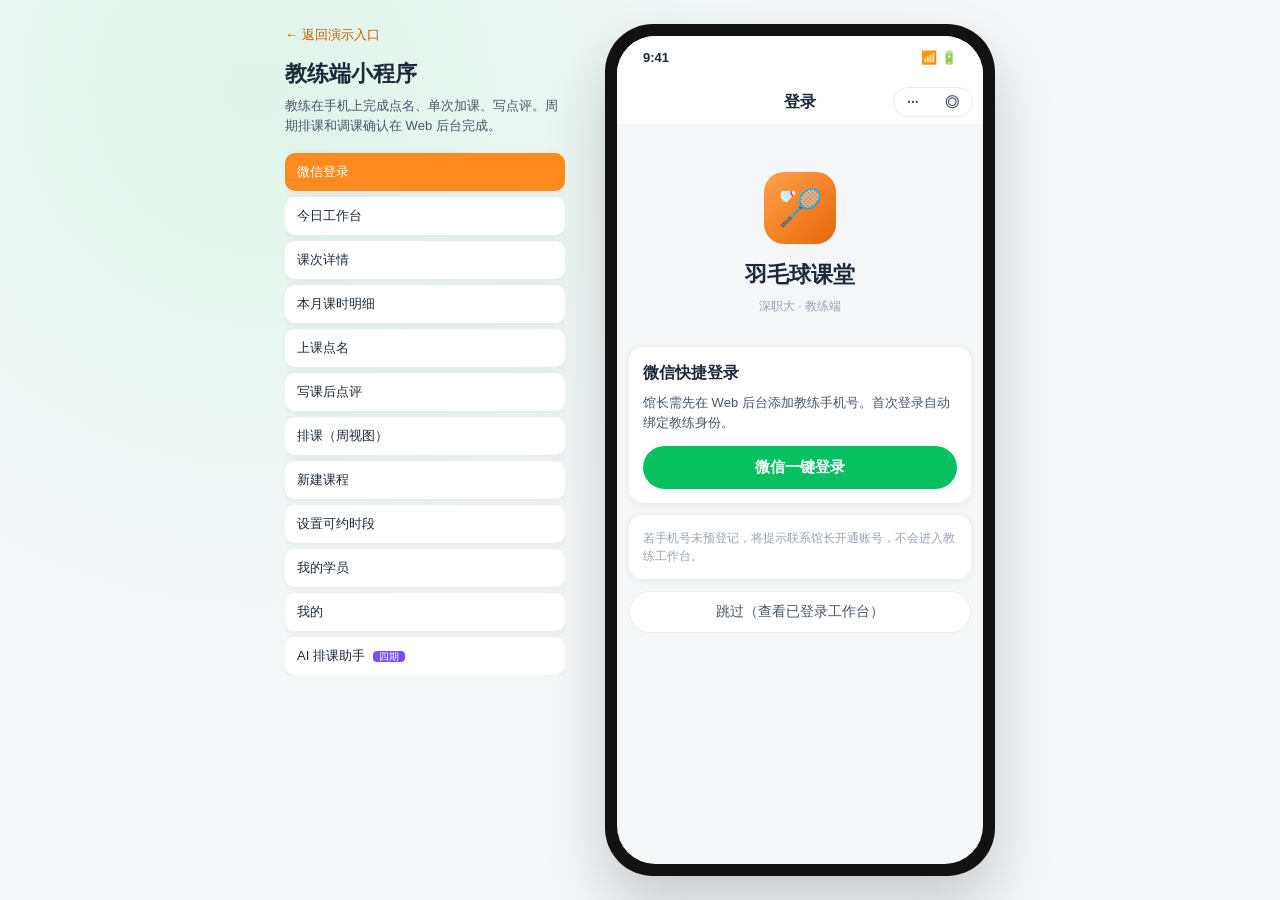
<file: Documents/原型/miniapp-coach.html>
<!DOCTYPE html>
<html lang="zh-CN">
<head>
<meta charset="UTF-8" />
<meta name="viewport" content="width=device-width, initial-scale=1.0" />
<title>教练端小程序 · 羽毛球课堂原型</title>
<link rel="stylesheet" href="assets/style.css" />
<style>
  :root { --primary: #ff8a1f; --primary-dark: #c25e00; --primary-light: #fff3e6; }
  .hero { background: linear-gradient(135deg, #ffa24a 0%, #e8650a 100%); }
  .stu { display: flex; align-items: center; gap: 10px; padding: 10px 0; border-bottom: 1px solid var(--border); }
  .stu:last-child { border-bottom: none; }
  .check { display: flex; gap: 6px; }
  .check button { padding: 4px 10px; border-radius: 999px; font-size: 12px; background: #f2f4f7; color: var(--text-2); }
  .check button.on.ok { background: #e6f6ef; color: #0b7d52; }
  .check button.on.leave { background: var(--info-light); color: var(--info); }
  .check button.on.absent { background: var(--danger-light); color: var(--danger); }
  .tl { display: grid; grid-template-columns: 44px repeat(3, 1fr); gap: 4px; font-size: 11px; }
  .tl .h { text-align: center; color: var(--text-3); padding: 4px 0; }
  .tl .t { color: var(--text-3); text-align: right; padding-right: 4px; height: 40px; }
  .tl .c { height: 40px; border-radius: 6px; background: #f7f8fa; }
  .tl .c.busy { background: var(--primary-light); color: var(--primary-dark); padding: 3px 5px; border-left: 3px solid var(--primary); cursor: pointer; }
  .tl .c.free { background: repeating-linear-gradient(45deg, #f0fdf4, #f0fdf4 6px, #e7f8ee 6px, #e7f8ee 12px); }
  .card.lesson { cursor: pointer; }
  .ld-kv { display: grid; grid-template-columns: 1fr 1fr; gap: 10px 12px; }
  .ld-kv .k { font-size: 12px; color: var(--text-3); }
  .ld-kv .v { font-weight: 600; margin-top: 2px; }
  .hours-hit { cursor: pointer; }
  .hours-hit:active { opacity: .85; }
  #hours-list { display: flex; flex-direction: column; gap: 12px; padding-bottom: 8px; }
  .hl-item {
    background: #fff; border-radius: var(--radius); box-shadow: var(--shadow);
    padding: 14px 16px; cursor: pointer; display: flex; flex-direction: column; gap: 8px;
  }
  .hl-item:active { background: #fafbfc; }
  .hl-when { font-size: 12px; color: var(--text-3); }
  .hl-name { font-size: 15px; font-weight: 600; line-height: 1.4; padding-right: 4px; }
  .hl-meta { font-size: 13px; color: var(--text-2); }
  .hl-stu {
    font-size: 12px; color: var(--text-3); line-height: 1.4;
    white-space: nowrap; overflow: hidden; text-overflow: ellipsis;
  }
</style>
</head>
<body>
<div class="stage">
  <aside class="stage-side">
    <a href="index.html">← 返回演示入口</a>
    <h1 style="margin-top:12px">教练端小程序</h1>
        <p class="sub">教练在手机上完成点名、单次加课、写点评。周期排课和调课确认在 Web 后台完成。</p>
    <div class="nav-list">
      <button data-page="p-login" onclick="App.jump('p-login')">微信登录</button>
      <button data-page="p-today" onclick="App.jump('p-today')">今日工作台</button>
      <button data-page="p-lesson" onclick="openLesson('l2', true)">课次详情</button>
      <button data-page="p-hours" onclick="openHours(true)">本月课时明细</button>
      <button data-page="p-roll" onclick="App.jump('p-roll')">上课点名</button>
      <button data-page="p-comment" onclick="App.jump('p-comment')">写课后点评</button>
      <button data-page="p-plan" onclick="App.jump('p-plan')">排课（周视图）</button>
      <button data-page="p-new" onclick="App.jump('p-new')">新建课程</button>
      <button data-page="p-avail" onclick="App.jump('p-avail')">设置可约时段</button>
      <button data-page="p-students" onclick="App.jump('p-students')">我的学员</button>
      <button data-page="p-me" onclick="App.jump('p-me')">我的</button>
      <button data-page="p-ai" onclick="App.jump('p-ai')">AI 排课助手 <span class="phase">四期</span></button>
    </div>
  </aside>

  <div class="phone"><div class="screen">
    <div class="statusbar"><span>9:41</span><span>📶 🔋</span></div>
    <div class="navbar"><button class="back hidden" onclick="App.back()">‹</button><span class="t"></span><div class="capsule">··· <span>◎</span></div></div>

    <!-- 微信登录 -->
    <section class="page" id="p-login" data-title="登录">
      <div class="login-brand">
        <div class="logo" style="background:linear-gradient(135deg,#ffa24a,#e8650a)">🏸</div>
        <h2>羽毛球课堂</h2>
        <p class="muted">深职大 · 教练端</p>
      </div>
      <div class="card">
        <div class="title" style="margin-bottom:8px">微信快捷登录</div>
        <p class="sub" style="margin-bottom:14px">馆长需先在 Web 后台添加教练手机号。首次登录自动绑定教练身份。</p>
        <button class="wx-btn" onclick="openSheet('sheet-phone')">微信一键登录</button>
      </div>
      <div class="card">
        <div class="muted">若手机号未预登记，将提示联系馆长开通账号，不会进入教练工作台。</div>
      </div>
      <button class="btn block line" onclick="App.tab('p-today')">跳过（查看已登录工作台）</button>
    </section>

    <!-- 今日 -->
    <section class="page" id="p-today" data-title="今日">
      <div class="hero">
        <div class="row">
          <div class="avatar" style="background:rgba(255,255,255,.25)">王</div>
          <div><div class="bold">王建国 教练</div><div class="muted">9月24日 周四</div></div>
        </div>
        <div class="row" style="margin-top:16px;gap:24px">
          <div><div style="font-size:26px;font-weight:700">4</div><div class="muted">今日课程</div></div>
          <div><div style="font-size:26px;font-weight:700">17</div><div class="muted">上课学员</div></div>
          <div class="hours-hit" role="button" onclick="openHours()"><div style="font-size:26px;font-weight:700">68</div><div class="muted">本月课时 ›</div></div>
        </div>
      </div>

      <div class="card">
        <div class="between"><span class="title">待办</span><span class="tag red">3</span></div>
        <div class="list-item" onclick="App.go('p-comment')" style="cursor:pointer"><span>📝</span><span class="grow sub">9/22 青少年进阶班 还有 2 位学员未点评</span><span class="muted">›</span></div>
        <div class="list-item" onclick="App.tab('p-students')" style="cursor:pointer"><span>⚠️</span><span class="grow sub">3 位学员课时不足 3 次</span><span class="muted">›</span></div>
        <div class="list-item"><span>🎬</span><span class="grow sub">林小乐 提交了练习视频</span><span class="muted">›</span></div>
      </div>

      <div class="title" style="padding:0 2px">今日课程</div>
      <div class="card lesson" role="button" style="opacity:.6" onclick="openLesson('l1')">
        <div class="time">09:00<div class="muted">10:00</div></div>
        <div class="body"><div class="between"><span class="bold">一对一私教 · 周涵</span><span class="tag gray">已完成</span></div><div class="sub">1 小时 · 1 号场 · 周涵</div></div>
      </div>
      <div class="card lesson" role="button" onclick="openLesson('l2')">
        <div class="time">15:00<div class="muted">16:30</div></div>
        <div class="body"><div class="between"><span class="bold">成人小班</span><span class="tag orange">进行中</span></div><div class="sub">1.5 小时 · 2 号场 · 4/6 人</div>
          <button class="btn sm" style="margin-top:6px" onclick="event.stopPropagation();openRoll('l2')">去点名</button></div>
      </div>
      <div class="card lesson" role="button" onclick="openLesson('l3')">
        <div class="time">18:30<div class="muted">20:00</div></div>
        <div class="body"><div class="between"><span class="bold">青少年进阶班</span><span class="tag green">待上课</span></div><div class="sub">1.5 小时 · 3 号场 · 5/6 人</div></div>
      </div>
      <div class="card lesson" role="button" onclick="openLesson('l4')">
        <div class="time">20:00<div class="muted">21:00</div></div>
        <div class="body"><div class="between"><span class="bold">一对一私教 · 张睿</span><span class="tag green">待上课</span></div><div class="sub">1 小时 · 1 号场 · 张睿</div></div>
      </div>
    </section>

    <!-- 课次详情 -->
    <section class="page" id="p-lesson" data-title="课次详情">
      <div class="card">
        <div class="between"><span class="title" id="ld-name">成人小班</span><span class="tag orange" id="ld-status">进行中</span></div>
        <div class="ld-kv" style="margin-top:12px" id="ld-kv"></div>
      </div>
      <div class="card">
        <div class="between"><span class="title">上课学员</span><span class="muted" id="ld-cnt">4/6</span></div>
        <div id="ld-stu"></div>
      </div>
      <div class="row" id="ld-actions"></div>
    </section>

    <!-- 本月课时 -->
    <section class="page" id="p-hours" data-title="本月课时">
      <div class="card">
        <div class="title">9 月课时统计</div>
        <div class="grid4" style="margin-top:12px">
          <div><div class="title">68</div><div class="muted">总课时</div></div>
          <div><div class="title">24</div><div class="muted">私教</div></div>
          <div><div class="title">44</div><div class="muted">班课</div></div>
          <div><div class="title">96%</div><div class="muted">出勤率</div></div>
        </div>
        <div class="muted" style="margin-top:8px">只统计你本人已完成 + 已排课次，不含课酬。</div>
      </div>
      <div class="chips" id="hours-filter">
        <button class="on" data-f="all">全部 8</button>
        <button data-f="private">私教 3</button>
        <button data-f="class">班课 5</button>
      </div>
      <div id="hours-list"></div>
    </section>

    <!-- 点名 -->
    <section class="page" id="p-roll" data-title="上课点名">
      <div class="card">
        <div class="title" id="roll-name">成人小班 · 双打轮转</div>
        <div class="sub" id="roll-sub">今天 15:00-16:30 · 2 号场</div>
        <div class="row" style="margin-top:8px"><span class="tag green">已到 <span id="cnt-ok">2</span></span><span class="tag blue">请假 <span id="cnt-leave">1</span></span><span class="tag red">缺席 <span id="cnt-absent">0</span></span></div>
      </div>
      <div class="card" id="roll">
        <div class="stu"><div class="avatar sm">陈</div><div class="grow"><div class="bold">陈思远</div><div class="muted">剩余 8 课时</div></div>
          <div class="check"><button class="ok on">到</button><button class="leave">假</button><button class="absent">缺</button></div></div>
        <div class="stu"><div class="avatar sm blue">刘</div><div class="grow"><div class="bold">刘一鸣</div><div class="muted">剩余 2 课时 <span class="tag red">不足</span></div></div>
          <div class="check"><button class="ok on">到</button><button class="leave">假</button><button class="absent">缺</button></div></div>
        <div class="stu"><div class="avatar sm purple">赵</div><div class="grow"><div class="bold">赵可欣</div><div class="muted">剩余 15 课时</div></div>
          <div class="check"><button class="ok">到</button><button class="leave on">假</button><button class="absent">缺</button></div></div>
        <div class="stu"><div class="avatar sm orange">孙</div><div class="grow"><div class="bold">孙浩</div><div class="muted">剩余 6 课时</div></div>
          <div class="check"><button class="ok">到</button><button class="leave">假</button><button class="absent">缺</button></div></div>
      </div>
      <div class="muted" style="padding:0 4px">提交后：“到” 和 “缺” 扣 1 课时，“假” 不扣（按俱乐部规则可配置）。</div>
      <button class="btn block" onclick="toast('点名已提交，已消课并通知家长');App.back()">提交点名</button>
    </section>

    <!-- 点评 -->
    <section class="page" id="p-comment" data-title="写课后点评">
      <div class="card row"><div class="avatar">乐</div><div class="grow"><div class="bold">林小乐</div><div class="muted">9/22 青少年进阶班</div></div><span class="muted">1/2</span></div>
      <div class="card">
        <div class="title" style="margin-bottom:10px">技术评分</div>
        <div class="col" id="stars" style="gap:10px">
          <div class="between"><span class="sub">杀球</span><span class="star" data-v="4"></span></div>
          <div class="between"><span class="sub">步法</span><span class="star" data-v="3"></span></div>
          <div class="between"><span class="sub">反手</span><span class="star" data-v="3"></span></div>
          <div class="between"><span class="sub">网前</span><span class="star" data-v="4"></span></div>
        </div>
      </div>
      <div class="card">
        <div class="title" style="margin-bottom:8px">点评内容</div>
        <textarea class="input" rows="4">今天正手杀球发力比上周好很多，注意击球后快速回位。反手握拍还是偏紧，击球前放松手指。</textarea>
        <div class="chips" style="margin-top:8px">
          <button onclick="appendTip(this)">+ 进步明显</button><button onclick="appendTip(this)">+ 注意回位</button><button onclick="appendTip(this)">+ 多练步法</button>
        </div>
        <div class="row" style="margin-top:10px">
          <div class="video-thumb" style="width:80px;height:80px">▶<span>00:48</span></div>
          <div class="video-thumb" style="width:80px;height:80px;background:#f2f4f7;color:var(--text-3)">＋</div>
        </div>
      </div>
      <div class="card">
        <div class="between"><span class="title">布置作业</span><span class="tag orange">可选</span></div>
        <input class="input" style="margin-top:8px" value="每天 50 次挥拍练习，拍 30 秒视频上传" />
      </div>
      <button class="btn block" onclick="toast('点评已发送给学员和家长');App.back()">发送点评（下一位）</button>
    </section>

    <!-- 排课 -->
    <section class="page" id="p-plan" data-title="排课">
      <div class="card">
        <div class="between" style="margin-bottom:8px"><span class="bold">‹ 9月21日 - 27日 ›</span><button class="btn sm" onclick="App.go('p-new')">＋ 新建</button></div>
        <div class="week" id="week">
          <button class="dot">一<b>21</b></button><button class="dot">二<b>22</b></button><button>三<b>23</b></button>
          <button class="on dot">四<b>24</b></button><button class="dot">五<b>25</b></button><button class="dot">六<b>26</b></button><button>日<b>27</b></button>
        </div>
      </div>
      <div class="card">
        <div class="between" style="margin-bottom:8px"><span class="title">周四 场地占用</span><span class="muted">▨ 我的可约时段</span></div>
        <div class="tl">
          <div></div><div class="h">1 号场</div><div class="h">2 号场</div><div class="h">3 号场</div>
          <div class="t">09:00</div><div class="c busy" role="button" onclick="openLesson('l1')">私教·周涵</div><div class="c"></div><div class="c"></div>
          <div class="t">10:00</div><div class="c free"></div><div class="c"></div><div class="c"></div>
          <div class="t">14:00</div><div class="c free"></div><div class="c"></div><div class="c"></div>
          <div class="t">15:00</div><div class="c"></div><div class="c busy" role="button" onclick="openLesson('l2')">成人小班</div><div class="c"></div>
          <div class="t">16:00</div><div class="c"></div><div class="c busy" role="button" onclick="openLesson('l2')">成人小班</div><div class="c"></div>
          <div class="t">18:30</div><div class="c"></div><div class="c"></div><div class="c busy" role="button" onclick="openLesson('l3')">青少年进阶</div>
          <div class="t">20:00</div><div class="c busy" role="button" onclick="openLesson('l4')">私教·张睿</div><div class="c"></div><div class="c"></div>
        </div>
      </div>
      <div class="row">
        <button class="btn line grow" onclick="App.go('p-avail')">设置可约时段</button>
        <button class="btn ghost grow" onclick="toast('复制课表为二期，一期请在 Web 逐节排课')">复制上周 <span class="phase p2">二期</span></button>
      </div>
    </section>

    <!-- 新建课程 -->
    <section class="page" id="p-new" data-title="新建课程">
      <div class="card">
        <div class="form-item"><label>课程类型</label>
          <div class="seg" id="seg-type"><button class="on">小班课</button><button>私教</button><button>大班课</button><button>体验课</button></div></div>
        <div class="form-item"><label>课程名称</label><input class="input" value="青少年进阶班" /></div>
        <div class="grid2">
          <div class="form-item"><label>日期</label><input class="input" type="date" value="2026-09-29" /></div>
          <div class="form-item"><label>场地</label><select class="input"><option>3 号场</option><option>1 号场</option><option>2 号场</option></select></div>
          <div class="form-item"><label>开始</label><input class="input" type="time" value="18:30" /></div>
          <div class="form-item"><label>结束</label><input class="input" type="time" value="20:00" /></div>
          <div class="form-item"><label>人数上限</label><input class="input" value="6" /></div>
          <div class="form-item"><label>消耗课时</label><input class="input" value="1" /></div>
        </div>
        <div class="form-item"><label>重复</label>
          <div class="chips"><button class="on">不重复（仅本节）</button></div>
          <div class="muted" style="margin-top:6px">周期排课请到 Web 排课中心。手机只加本人的一节课。</div></div>
        <div class="form-item"><label>指定学员（固定班）</label>
          <div class="row" style="flex-wrap:wrap"><span class="tag green">林小乐 ×</span><span class="tag green">王明 ×</span><span class="tag green">李佳 ×</span><span class="tag green">张睿 ×</span><span class="tag green">周涵 ×</span><span class="tag gray">＋ 添加</span></div></div>
      </div>
      <div class="card" style="background:var(--danger-light);box-shadow:none">
        <div class="bold" style="color:var(--danger)">⚠ 检测到 1 处冲突</div>
        <div class="sub">3 号场 18:30 已有「青少年进阶班」。改时间或场地后再发布；草稿仍可保存。</div>
      </div>
      <div class="row">
        <button class="btn line grow" onclick="toast('已保存为草稿，未通知学员');App.back()">保存草稿</button>
        <button class="btn grow" onclick="toast('已发布本节课，指定学员已收到提醒');App.back()">发布本节</button>
      </div>
    </section>

    <!-- 可约时段 -->
    <section class="page" id="p-avail" data-title="可约时段">
      <div class="muted" style="padding:0 4px">学员只能在这些时段预约你的私教课。</div>
      <div class="card" id="avail">
        <div class="list-item"><span class="bold" style="width:40px">周一</span><div class="grow row" style="flex-wrap:wrap"><span class="tag orange">09:00-12:00</span><span class="tag orange">19:00-21:00</span></div><button class="muted">编辑</button></div>
        <div class="list-item"><span class="bold" style="width:40px">周二</span><div class="grow row"><span class="tag gray">休息</span></div><button class="muted">编辑</button></div>
        <div class="list-item"><span class="bold" style="width:40px">周三</span><div class="grow row"><span class="tag orange">14:00-18:00</span></div><button class="muted">编辑</button></div>
        <div class="list-item"><span class="bold" style="width:40px">周四</span><div class="grow row"><span class="tag orange">10:00-15:00</span></div><button class="muted">编辑</button></div>
        <div class="list-item"><span class="bold" style="width:40px">周五</span><div class="grow row"><span class="tag orange">19:00-22:00</span></div><button class="muted">编辑</button></div>
        <div class="list-item"><span class="bold" style="width:40px">周六</span><div class="grow row" style="flex-wrap:wrap"><span class="tag orange">09:00-12:00</span><span class="tag orange">14:00-18:00</span></div><button class="muted">编辑</button></div>
        <div class="list-item"><span class="bold" style="width:40px">周日</span><div class="grow row"><span class="tag orange">09:00-12:00</span></div><button class="muted">编辑</button></div>
      </div>
      <button class="btn block" onclick="toast('已保存，学员端即时生效');App.back()">保存</button>
    </section>

    <!-- 学员 -->
    <section class="page" id="p-students" data-title="我的学员">
      <input class="input" placeholder="🔍 搜索学员姓名 / 手机号" />
      <div class="chips" id="stu-filter"><button class="on">全部 32</button><button>课时不足 3</button><button>本周有课 17</button><button>待点评 2</button></div>
      <div class="card">
        <div class="stu"><div class="avatar sm blue">刘</div><div class="grow"><div class="bold">刘一鸣 <span class="tag red">剩 2</span></div><div class="muted">成人小班 · 最近上课 今天</div></div><button class="btn sm line" onclick="toast('已发送续费提醒给刘一鸣')">提醒续费</button></div>
        <div class="stu"><div class="avatar sm">王</div><div class="grow"><div class="bold">王明 <span class="tag red">剩 1</span></div><div class="muted">青少年进阶班 · 家长 王女士</div></div><button class="btn sm line" onclick="toast('已发送续费提醒给王女士')">提醒续费</button></div>
        <div class="stu"><div class="avatar sm">乐</div><div class="grow"><div class="bold">林小乐 <span class="tag green">剩 12</span></div><div class="muted">青少年进阶班 · L3</div></div><button class="muted" onclick="App.go('p-comment')">点评 ›</button></div>
        <div class="stu"><div class="avatar sm purple">睿</div><div class="grow"><div class="bold">张睿 <span class="tag green">剩 20</span></div><div class="muted">私教 · 每周四 20:00</div></div><span class="muted">›</span></div>
        <div class="stu"><div class="avatar sm orange">涵</div><div class="grow"><div class="bold">周涵 <span class="tag orange">剩 3</span></div><div class="muted">私教 · 每周四 09:00</div></div><span class="muted">›</span></div>
      </div>
    </section>

    <!-- 我的 -->
    <section class="page" id="p-me" data-title="我的">
      <div class="card row">
        <div class="avatar orange" style="width:56px;height:56px;font-size:20px">王</div>
        <div class="grow"><div class="title">王建国</div><div class="muted">主教练 · 国家一级运动员 · 执教 12 年</div></div>
      </div>
      <div class="card hours-hit" role="button" onclick="openHours()">
        <div class="between"><span class="title">9 月课时统计</span><span class="muted">课次明细 ›</span></div>
        <div class="grid4" style="margin-top:12px">
          <div><div class="title">68</div><div class="muted">总课时</div></div>
          <div><div class="title">24</div><div class="muted">私教</div></div>
          <div><div class="title">44</div><div class="muted">班课</div></div>
          <div><div class="title">96%</div><div class="muted">出勤率</div></div>
        </div>
      </div>
      <div class="card" style="padding:4px 14px">
        <div class="list-item"><span>🎬</span><span class="grow">我上传的视频</span><span class="muted">18 ›</span></div>
        <div class="list-item"><span>⭐</span><span class="grow">学员评价</span><span class="muted">4.9 ›</span></div>
        <div class="list-item"><span>🔔</span><span class="grow">每日课表提醒</span><span class="tag green">07:30</span></div>
        <div class="list-item" onclick="location.href='web-login.html'" style="cursor:pointer"><span>🖥️</span><span class="grow">Web 后台登录</span><span class="muted">账号密码 ›</span></div>
        <div class="list-item" onclick="location.href='miniapp-student.html'" style="cursor:pointer"><span>🔄</span><span class="grow">切换为学员身份</span><span class="muted">›</span></div>
        <div class="list-item" onclick="App.jump('p-login')" style="cursor:pointer"><span>🚪</span><span class="grow">退出登录</span><span class="muted">›</span></div>
      </div>
    </section>

    <!-- AI -->
    <section class="page chat-page" id="p-ai" data-title="AI 排课助手" style="padding:0;gap:0">
      <div class="chips" style="padding:10px 12px 0">
        <button onclick="Agent.ask('下周二、四晚上7点给青少年进阶班排课，3号场')">语音排课</button>
        <button onclick="Agent.ask('明天有哪些学员课时不足')">课时不足</button>
        <button onclick="Agent.ask('我明天有几节课')">明天课表</button>
        <button onclick="Agent.ask('帮我写林小乐的点评')">生成点评</button>
      </div>
      <div class="chat" id="chat"></div>
      <div class="ai-tip">内容由 AI 生成，排课等操作需你确认后生效</div>
      <div class="chat-input"><button>🎤</button><input id="chat-in" placeholder="例如：周六上午给张睿加一节私教" /><button class="btn sm" id="chat-send">发送</button></div>
    </section>

    <button class="fab" onclick="App.go('p-ai')" title="AI 助手">🤖</button>

    <div class="tabbar">
      <button data-page="p-today"><span class="ico">📋</span>今日</button>
      <button data-page="p-plan"><span class="ico">🗓️</span>排课</button>
      <button data-page="p-students"><span class="ico">👥</span>学员</button>
      <button data-page="p-me"><span class="ico">👤</span>我的</button>
    </div>

    <!-- 弹层：绑定手机号 -->
    <div class="mask" id="sheet-phone"><div class="sheet">
      <div class="title" style="text-align:center;margin-bottom:12px">核验教练手机号</div>
      <p class="sub" style="margin-bottom:12px;text-align:center">匹配后台预登记号码后绑定教练身份</p>
      <div class="form-item"><label>手机号</label><input class="input" value="139****8801" /></div>
      <div class="form-item"><label>短信验证码</label>
        <div class="code-row"><input class="input" placeholder="输入 6 位验证码" value="882016" /><button class="btn line" onclick="toast('验证码已发送（演示）')">获取验证码</button></div>
      </div>
      <button class="btn block" onclick="closeSheet('sheet-phone');toast('已绑定教练身份：王建国');App.tab('p-today')">确认并进入工作台</button>
    </div></div>
  </div></div>
</div>

<script src="assets/common.js"></script>
<script>
  App.init('p-login');
  bindGroup('#week');
  bindGroup('#seg-type');
  bindGroup('#stu-filter');

  const LESSONS = {
    l1: { id: 'l1', type: 'private', name: '一对一私教 · 周涵', theme: '技术纠正', date: '9月24日 周四', start: '09:00', end: '10:00', dur: '1 小时', court: '1 号场', credit: '2 课时', cap: 1, status: 'done',
      students: [{ name: '周涵', face: '涵', color: 'orange', remain: 3, st: '已签到', att: 'ok' }] },
    l2: { id: 'l2', type: 'class', name: '成人小班', theme: '双打轮转', date: '9月24日 周四', start: '15:00', end: '16:30', dur: '1.5 小时', court: '2 号场', credit: '1 课时', cap: 6, status: 'live',
      students: [
        { name: '陈思远', face: '陈', color: '', remain: 8, st: '已签到', att: 'ok' },
        { name: '刘一鸣', face: '刘', color: 'blue', remain: 2, st: '已签到', att: 'ok' },
        { name: '赵可欣', face: '赵', color: 'purple', remain: 15, st: '请假', att: 'leave' },
        { name: '孙浩', face: '孙', color: 'orange', remain: 6, st: '未到', att: '' }
      ] },
    l3: { id: 'l3', type: 'class', name: '青少年进阶班', theme: '反手高远球', date: '9月24日 周四', start: '18:30', end: '20:00', dur: '1.5 小时', court: '3 号场', credit: '1 课时', cap: 6, status: 'todo',
      students: [
        { name: '林小乐', face: '乐', color: '', remain: 12, st: '已预约', att: '' },
        { name: '王明', face: '王', color: '', remain: 1, st: '已预约', att: '' },
        { name: '李佳', face: '佳', color: 'blue', remain: 9, st: '已预约', att: '' },
        { name: '张睿', face: '睿', color: 'purple', remain: 20, st: '已预约', att: '' },
        { name: '周涵', face: '涵', color: 'orange', remain: 3, st: '已预约', att: '' }
      ] },
    l4: { id: 'l4', type: 'private', name: '一对一私教 · 张睿', theme: '杀球发力', date: '9月24日 周四', start: '20:00', end: '21:00', dur: '1 小时', court: '1 号场', credit: '2 课时', cap: 1, status: 'todo',
      students: [{ name: '张睿', face: '睿', color: 'purple', remain: 20, st: '已预约', att: '' }] },
    l5: { id: 'l5', type: 'private', name: '一对一私教 · 周涵', theme: '步法', date: '9月20日 周六', start: '09:00', end: '10:00', dur: '1 小时', court: '1 号场', credit: '2 课时', cap: 1, status: 'done',
      students: [{ name: '周涵', face: '涵', color: 'orange', remain: 5, st: '已签到', att: 'ok' }] },
    l6: { id: 'l6', type: 'class', name: '青少年进阶班', theme: '正手杀球', date: '9月22日 周二', start: '18:30', end: '20:00', dur: '1.5 小时', court: '3 号场', credit: '1 课时', cap: 6, status: 'done',
      students: [
        { name: '林小乐', face: '乐', color: '', remain: 13, st: '已签到', att: 'ok' },
        { name: '王明', face: '王', color: '', remain: 2, st: '缺席', att: 'absent' },
        { name: '张睿', face: '睿', color: 'purple', remain: 21, st: '已签到', att: 'ok' },
        { name: '周涵', face: '涵', color: 'orange', remain: 4, st: '已签到', att: 'ok' }
      ] },
    l7: { id: 'l7', type: 'class', name: '成人小班', theme: '多球喂球', date: '9月18日 周五', start: '15:00', end: '16:30', dur: '1.5 小时', court: '2 号场', credit: '1 课时', cap: 6, status: 'done',
      students: [
        { name: '陈思远', face: '陈', color: '', remain: 9, st: '已签到', att: 'ok' },
        { name: '刘一鸣', face: '刘', color: 'blue', remain: 3, st: '已签到', att: 'ok' },
        { name: '赵可欣', face: '赵', color: 'purple', remain: 16, st: '已签到', att: 'ok' }
      ] },
    l8: { id: 'l8', type: 'class', name: '青少年进阶班', theme: '网前勾对角', date: '9月16日 周二', start: '18:30', end: '20:00', dur: '1.5 小时', court: '3 号场', credit: '1 课时', cap: 6, status: 'done',
      students: [
        { name: '林小乐', face: '乐', color: '', remain: 14, st: '已签到', att: 'ok' },
        { name: '李佳', face: '佳', color: 'blue', remain: 10, st: '请假', att: 'leave' },
        { name: '张睿', face: '睿', color: 'purple', remain: 22, st: '已签到', att: 'ok' },
        { name: '周涵', face: '涵', color: 'orange', remain: 5, st: '已签到', att: 'ok' }
      ] }
  };
  const HOUR_IDS = ['l1', 'l2', 'l3', 'l4', 'l5', 'l6', 'l7', 'l8'];

  function statusMeta(st) {
    if (st === 'done') return { text: '已完成', cls: 'gray' };
    if (st === 'live') return { text: '进行中', cls: 'orange' };
    return { text: '待上课', cls: 'green' };
  }
  function attendCls(st) {
    if (st === '已签到') return 'green';
    if (st === '请假') return 'orange';
    if (st === '缺席' || st === '未到') return 'red';
    return 'blue';
  }
  function namesOf(l) {
    return l.students.map(s => s.name).join('、');
  }

  function openHours(jump) {
    document.querySelectorAll('#hours-filter button').forEach(b => b.classList.toggle('on', b.dataset.f === 'all'));
    renderHours('all');
    if (jump) App.jump('p-hours');
    else App.go('p-hours');
  }

  function openLesson(id, jump) {
    const l = LESSONS[id];
    if (!l) return;
    const sm = statusMeta(l.status);
    document.getElementById('ld-name').textContent = l.name;
    const tag = document.getElementById('ld-status');
    tag.className = 'tag ' + sm.cls;
    tag.textContent = sm.text;
    document.getElementById('ld-kv').innerHTML = `
      <div><div class="k">日期</div><div class="v">${l.date}</div></div>
      <div><div class="k">时间</div><div class="v">${l.start}–${l.end}</div></div>
      <div><div class="k">时长</div><div class="v">${l.dur}</div></div>
      <div><div class="k">场地</div><div class="v">${l.court}</div></div>
      <div><div class="k">人数</div><div class="v">${l.students.length}/${l.cap}</div></div>
      <div><div class="k">消课</div><div class="v">${l.credit}</div></div>
      <div style="grid-column:1/-1"><div class="k">主题</div><div class="v">${l.theme}</div></div>`;
    document.getElementById('ld-cnt').textContent = `${l.students.length}/${l.cap}`;
    document.getElementById('ld-stu').innerHTML = l.students.map(s => `
      <div class="stu"><div class="avatar sm ${s.color}">${s.face}</div>
        <div class="grow"><div class="bold">${s.name}</div><div class="muted">剩余 ${s.remain} 课时${s.remain <= 3 ? ' <span class="tag red">不足</span>' : ''}</div></div>
        <span class="tag ${attendCls(s.st)}">${s.st}</span></div>`).join('');
    const acts = [];
    if (l.status !== 'done') acts.push(`<button class="btn block grow" onclick="openRoll('${l.id}')">去点名</button>`);
    else {
      acts.push(`<button class="btn block grow" onclick="App.go('p-comment')">写点评</button>`);
      acts.push(`<button class="btn line block grow" onclick="toast('点名更正在 Web 后台填写原因后入冲正流水')">申请更正</button>`);
    }
    document.getElementById('ld-actions').innerHTML = acts.join('');
    if (jump) App.jump('p-lesson');
    else App.go('p-lesson');
  }

  function bindRollChecks() {
    document.querySelectorAll('#roll .check').forEach(g => g.querySelectorAll('button').forEach(b => b.addEventListener('click', () => {
      g.querySelectorAll('button').forEach(x => x.classList.remove('on'));
      b.classList.add('on');
      document.getElementById('cnt-ok').textContent = document.querySelectorAll('#roll .ok.on').length;
      document.getElementById('cnt-leave').textContent = document.querySelectorAll('#roll .leave.on').length;
      document.getElementById('cnt-absent').textContent = document.querySelectorAll('#roll .absent.on').length;
    })));
  }

  function openRoll(id) {
    const l = LESSONS[id] || LESSONS.l2;
    document.getElementById('roll-name').textContent = l.theme ? `${l.name} · ${l.theme}` : l.name;
    document.getElementById('roll-sub').textContent = `${l.date} ${l.start}-${l.end} · ${l.court} · ${l.dur}`;
    document.getElementById('roll').innerHTML = l.students.map(s => `
      <div class="stu"><div class="avatar sm ${s.color}">${s.face}</div>
        <div class="grow"><div class="bold">${s.name}</div><div class="muted">剩余 ${s.remain} 课时${s.remain <= 3 ? ' <span class="tag red">不足</span>' : ''}</div></div>
        <div class="check">
          <button class="ok${s.att === 'ok' ? ' on' : ''}">到</button>
          <button class="leave${s.att === 'leave' ? ' on' : ''}">假</button>
          <button class="absent${s.att === 'absent' ? ' on' : ''}">缺</button>
        </div></div>`).join('');
    bindRollChecks();
    document.getElementById('cnt-ok').textContent = document.querySelectorAll('#roll .ok.on').length;
    document.getElementById('cnt-leave').textContent = document.querySelectorAll('#roll .leave.on').length;
    document.getElementById('cnt-absent').textContent = document.querySelectorAll('#roll .absent.on').length;
    App.go('p-roll');
  }

  function lessonKey(l) {
    const m = l.date.match(/(\d+)月(\d+)日/);
    return `${String(m[1]).padStart(2, '0')}-${String(m[2]).padStart(2, '0')} ${l.start}`;
  }
  function renderHours(filter) {
    const ids = HOUR_IDS.filter(id => filter === 'all' || LESSONS[id].type === filter);
    const order = ids.slice().sort((a, b) => lessonKey(LESSONS[b]).localeCompare(lessonKey(LESSONS[a])));
    document.getElementById('hours-list').innerHTML = order.map(id => {
      const l = LESSONS[id];
      const sm = statusMeta(l.status);
      const d = l.date.match(/(\d+)月(\d+)日/);
      return `<div class="hl-item" role="button" onclick="openLesson('${id}')">
        <div class="between"><span class="hl-when">${d[1]}/${d[2]} · ${l.start}–${l.end}</span><span class="tag ${sm.cls}">${sm.text}</span></div>
        <div class="hl-name">${l.name}</div>
        <div class="hl-meta">${l.dur} · ${l.court} · ${l.students.length} 人</div>
        <div class="hl-stu">学员 ${namesOf(l)}</div>
      </div>`;
    }).join('') || '<div class="muted" style="padding:8px">没有课次</div>';
  }

  bindRollChecks();
  renderHours('all');
  bindGroup('#hours-filter', btn => renderHours(btn.dataset.f));

  document.querySelectorAll('.star').forEach(s => {
    const render = v => {
      s.dataset.v = v;
      s.innerHTML = [1, 2, 3, 4, 5].map(i => `<button data-i="${i}" style="font-size:18px;color:${i <= v ? '#ff8a1f' : '#d0d5dd'}">★</button>`).join('');
      s.querySelectorAll('button').forEach(b => b.onclick = () => render(+b.dataset.i));
    };
    render(+s.dataset.v);
  });

  function appendTip(btn) {
    const ta = document.querySelector('#p-comment textarea');
    ta.value += ' ' + btn.textContent.replace('+ ', '') + '。';
  }

  Agent.mount(document.getElementById('chat'), document.getElementById('chat-in'), document.getElementById('chat-send'), [
    { match: ['排课', '排', '加一节'], reply: '已为你生成排课草稿，请确认：<div class="card-in"><b>青少年进阶班</b> · 3 号场<br>📅 9/29 周二 19:00-20:30<br>📅 10/1 周四 19:00-20:30 <span class="tag red">国庆停课</span><br><span class="muted">自动带入固定学员 5 人 · 无教练 / 场地冲突</span><div class="row" style="margin-top:8px"><button class="btn sm" onclick="Agent.confirm(this,\'已发布 9/29 课程，10/1 已跳过。5 位学员已收到订阅消息 + 短信通知。\')">确认发布</button><button class="btn sm line" onclick="Agent.cancel(this)">修改</button></div></div>' },
    { match: ['不足', '续费'], reply: '明天上课的学员中有 <b>2 位</b>课时不足：<div class="card-in">⚠ 刘一鸣 · 剩 2 课时 · 成人小班<br>⚠ 王明 · 剩 1 课时 · 青少年进阶班<div class="row" style="margin-top:8px"><button class="btn sm" onclick="Agent.confirm(this,\'已向 2 位学员（家长）发送续费提醒短信。\')">一键提醒续费</button></div></div>' },
    { match: ['几节课', '明天', '课表'], reply: '你明天（9/25 周五）有 <b>3 节课</b>：<div class="card-in">09:00 私教 · 周涵 · 1 号场<br>14:00 成人小班 · 2 号场 · 5/6 人<br>19:00 私教 · 张睿 · 1 号场</div>' },
    { match: ['点评', '评语'], reply: '根据林小乐最近 4 节课的评分和你的历史点评，生成草稿：<div class="card-in">“小乐本周杀球发力进步明显，击球点更靠前了。需要加强击球后的回位速度，反手握拍放松一些。作业：每天 50 次挥拍 + 米字步法 3 组。”<div class="row" style="margin-top:8px"><button class="btn sm" onclick="Agent.confirm(this,\'点评已发送给林小乐和家长。\')">直接发送</button><button class="btn sm line" onclick="App.go(\'p-comment\')">去编辑</button></div></div>' },
  ], '王教练你好 👋 我可以帮你<b>排课、查课表、找课时不足的学员、生成点评草稿</b>。按住 🎤 可语音输入。');
</script>
</body>
</html>
</file>
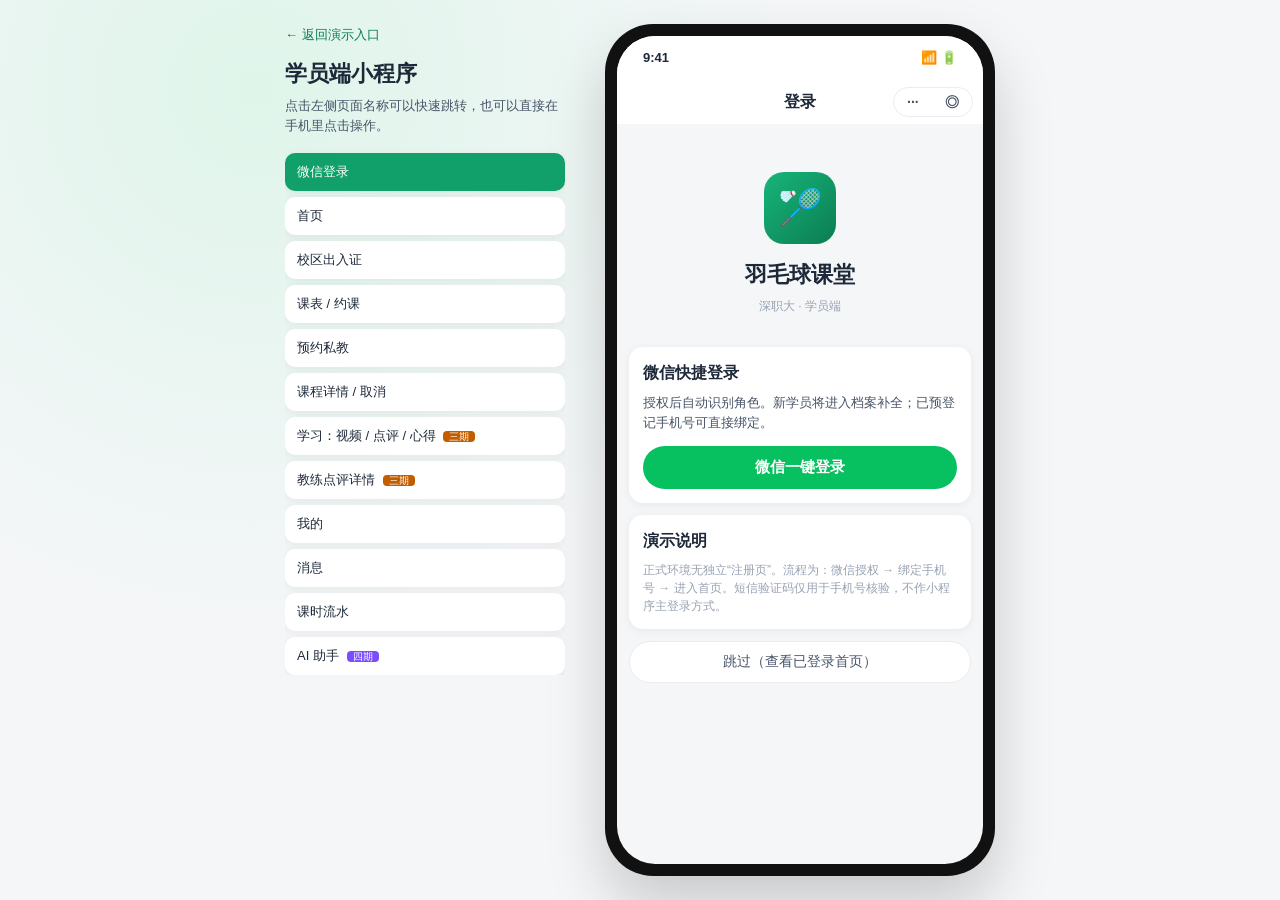
<file: Documents/原型/miniapp-student.html>
<!DOCTYPE html>
<html lang="zh-CN">
<head>
<meta charset="UTF-8" />
<meta name="viewport" content="width=device-width, initial-scale=1.0" />
<title>学员端小程序 · 羽毛球课堂原型</title>
<link rel="stylesheet" href="assets/style.css" />
</head>
<body>
<div class="stage">
  <aside class="stage-side">
    <a href="index.html">← 返回演示入口</a>
    <h1 style="margin-top:12px">学员端小程序</h1>
    <p class="sub">点击左侧页面名称可以快速跳转，也可以直接在手机里点击操作。</p>
    <div class="nav-list">
      <button data-page="p-login" onclick="App.jump('p-login')">微信登录</button>
      <button data-page="p-home" onclick="App.jump('p-home')">首页</button>
      <button data-page="p-pass" onclick="App.jump('p-pass')">校区出入证</button>
      <button data-page="p-schedule" onclick="App.jump('p-schedule')">课表 / 约课</button>
      <button data-page="p-book" onclick="App.jump('p-book')">预约私教</button>
      <button data-page="p-lesson" onclick="App.jump('p-lesson')">课程详情 / 取消</button>
      <button data-page="p-learn" onclick="App.jump('p-learn')">学习：视频 / 点评 / 心得 <span class="phase p3">三期</span></button>
      <button data-page="p-review" onclick="App.jump('p-review')">教练点评详情 <span class="phase p3">三期</span></button>
      <button data-page="p-me" onclick="App.jump('p-me')">我的</button>
      <button data-page="p-messages" onclick="App.jump('p-messages')">消息</button>
      <button data-page="p-credits" onclick="App.jump('p-credits')">课时流水</button>
      <button data-page="p-ai" onclick="App.jump('p-ai')">AI 助手 <span class="phase">四期</span></button>
    </div>
  </aside>

  <div class="phone"><div class="screen">
    <div class="statusbar"><span>9:41</span><span>📶 🔋</span></div>
    <div class="navbar"><button class="back hidden" onclick="App.back()">‹</button><span class="t"></span><div class="capsule">··· <span>◎</span></div></div>

    <!-- 微信登录 -->
    <section class="page" id="p-login" data-title="登录">
      <div class="login-brand">
        <div class="logo">🏸</div>
        <h2>羽毛球课堂</h2>
        <p class="muted">深职大 · 学员端</p>
      </div>
      <div class="card">
        <div class="title" style="margin-bottom:8px">微信快捷登录</div>
        <p class="sub" style="margin-bottom:14px">授权后自动识别角色。新学员将进入档案补全；已预登记手机号可直接绑定。</p>
        <button class="wx-btn" onclick="openSheet('sheet-phone')">微信一键登录</button>
      </div>
      <div class="card">
        <div class="title" style="margin-bottom:8px">演示说明</div>
        <div class="muted">正式环境无独立“注册页”。流程为：微信授权 → 绑定手机号 → 进入首页。短信验证码仅用于手机号核验，不作小程序主登录方式。</div>
      </div>
      <button class="btn block line" onclick="App.tab('p-home')">跳过（查看已登录首页）</button>
    </section>

    <!-- 首页 -->
    <section class="page" id="p-home" data-title="羽毛球课堂">
      <div class="hero">
        <div class="between">
          <div class="row">
            <div class="avatar" style="background:rgba(255,255,255,.25)">乐</div>
            <div><div class="bold">早上好，林小乐</div><div class="muted">青少年进阶 · L3</div></div>
          </div>
          <button class="tag" style="background:rgba(255,255,255,.2);color:#fff" onclick="toast('切换孩子：林小乐 / 林小悦')">切换 ⇄</button>
        </div>
        <div class="row" style="margin-top:16px;gap:24px">
          <div><div style="font-size:26px;font-weight:700">12</div><div class="muted">剩余课时</div></div>
          <div><div style="font-size:26px;font-weight:700">3</div><div class="muted">本周课程</div></div>
          <div><div style="font-size:26px;font-weight:700">86%</div><div class="muted">出勤率</div></div>
        </div>
      </div>

      <div class="pass-entry" onclick="App.go('p-pass')">
        <div class="pass-ico">🪪</div>
        <div class="grow">
          <div class="bold" style="font-size:16px">校区出入证</div>
          <div class="muted" style="color:rgba(255,255,255,.85);margin-top:2px">进校门岗核验 · 有效至 2026-12-31</div>
        </div>
        <span class="pass-arrow">›</span>
      </div>

      <div class="card" onclick="App.go('p-lesson')" style="cursor:pointer">
        <div class="between"><span class="title">下一节课</span><span class="tag orange">明天</span></div>
        <div class="row" style="margin-top:10px">
          <div class="avatar orange">王</div>
          <div class="grow">
            <div class="bold">青少年进阶班 · 反手高远球</div>
            <div class="sub">周四 18:30-20:00 · 深职大馆 3 号场</div>
            <div class="muted">王建国教练 · 已约 5/6 人</div>
          </div>
          <span style="color:var(--text-3)">›</span>
        </div>
      </div>

      <div class="card grid4">
        <button class="ent" onclick="App.go('p-book')"><span class="ic">📅</span>约私教</button>
        <button class="ent" onclick="App.tab('p-schedule')"><span class="ic" style="background:var(--accent-light)">🗓️</span>我的课表</button>
        <button class="ent" onclick="App.tab('p-learn')"><span class="ic" style="background:var(--info-light)">🎬</span>教学视频</button>
        <button class="ent" onclick="App.go('p-ai')"><span class="ic" style="background:#f1ebff">🤖</span>AI 助手</button>
      </div>

      <div class="card" onclick="App.go('p-review')" style="cursor:pointer">
        <div class="between"><span class="title">教练最新点评</span><span class="muted">查看全部 ›</span></div>
        <div class="row" style="margin-top:10px;align-items:flex-start">
          <div class="avatar sm orange">王</div>
          <div class="grow">
            <div class="sub">“今天正手杀球发力比上周好很多，注意击球后快速回位。本周作业：每天 50 次挥拍。”</div>
            <div class="muted" style="margin-top:4px">9月22日 · 附 1 段视频</div>
          </div>
        </div>
      </div>

      <div class="card">
        <div class="between"><span class="title">推荐学习</span><span class="muted" onclick="App.tab('p-learn')" style="cursor:pointer">更多 ›</span></div>
        <div class="grid2" style="margin-top:10px">
          <div><div class="video-thumb">▶<span>03:12</span></div><div class="sub" style="margin-top:4px">反手高远球发力要点</div></div>
          <div><div class="video-thumb" style="background:linear-gradient(135deg,#312e81,#0e7490)">▶<span>05:40</span></div><div class="sub" style="margin-top:4px">米字步法完整教学</div></div>
        </div>
      </div>

      <div class="card row">
        <span>📢</span><span class="grow sub">国庆期间 10/1-10/3 停课，10/4 正常上课</span>
      </div>
    </section>

    <!-- 课表 -->
    <section class="page" id="p-schedule" data-title="课表">
      <div class="seg" id="seg-schedule">
        <button class="on" data-v="mine">我的课程</button>
        <button data-v="open">可约课程</button>
      </div>
      <div class="card">
        <div class="between" style="margin-bottom:8px"><span class="bold">2026年9月</span><span class="muted">第 39 周</span></div>
        <div class="week" id="week">
          <button>一<b>21</b></button><button class="dot">二<b>22</b></button><button>三<b>23</b></button>
          <button class="on dot">四<b>24</b></button><button>五<b>25</b></button><button class="dot">六<b>26</b></button><button>日<b>27</b></button>
        </div>
      </div>

      <div id="list-mine" class="col" style="gap:10px">
        <div class="card lesson orange" onclick="App.go('p-lesson')" style="cursor:pointer">
          <div class="time">18:30<div class="muted">20:00</div></div>
          <div class="body">
            <div class="between"><span class="bold">青少年进阶班</span><span class="tag green">已预约</span></div>
            <div class="sub">王建国 · 深职大馆 3 号场</div>
            <div class="muted">消耗 1 课时 · 5/6 人</div>
          </div>
        </div>
        <div class="card lesson blue">
          <div class="time">10:00<div class="muted">11:00</div></div>
          <div class="body">
            <div class="between"><span class="bold">一对一私教</span><span class="tag blue">周六</span></div>
            <div class="sub">李婷 · 深职大馆 1 号场</div>
            <div class="muted">消耗 2 课时</div>
          </div>
        </div>
        <div class="card lesson" style="opacity:.6">
          <div class="time">18:30<div class="muted">20:00</div></div>
          <div class="body">
            <div class="between"><span class="bold">青少年进阶班</span><span class="tag gray">已签到</span></div>
            <div class="sub">王建国 · 深职大馆 3 号场 · 周二</div>
          </div>
        </div>
      </div>

      <div id="list-open" class="col hidden" style="gap:10px">
        <div class="card lesson">
          <div class="time">14:00<div class="muted">15:30</div></div>
          <div class="body">
            <div class="between"><span class="bold">成人小班 · 双打轮转</span><span class="tag green">余 2 位</span></div>
            <div class="sub">陈浩 · 深职大馆 2 号场</div>
            <div class="between" style="margin-top:6px"><span class="muted">消耗 1 课时</span><button class="btn sm" onclick="bookClass(this)">预约</button></div>
          </div>
        </div>
        <div class="card lesson">
          <div class="time">16:00<div class="muted">17:30</div></div>
          <div class="body">
            <div class="between"><span class="bold">青少年基础班</span><span class="tag red">已满</span></div>
            <div class="sub">王建国 · 深职大馆 3 号场</div>
            <div class="between" style="margin-top:6px"><span class="muted">满员</span><button class="btn sm line" onclick="toast('候补是二期能力，一期请联系教练或前台')">候补 <span class="phase p2">二期</span></button></div>
          </div>
        </div>
        <div class="card lesson blue">
          <div class="time">全天</div>
          <div class="body">
            <div class="bold">一对一私教</div>
            <div class="sub">选择教练和时段自由预约</div>
            <button class="btn sm ghost" style="margin-top:6px" onclick="App.go('p-book')">去预约 ›</button>
          </div>
        </div>
      </div>
    </section>

    <!-- 预约私教 -->
    <section class="page" id="p-book" data-title="预约私教">
      <div class="card">
        <div class="title" style="margin-bottom:10px">选择教练</div>
        <div class="col" id="coach-pick" style="gap:8px">
          <button class="row card-pick on" style="padding:10px;border-radius:12px;border:2px solid var(--primary);text-align:left">
            <div class="avatar blue">李</div><div class="grow"><div class="bold">李婷</div><div class="muted">国家二级运动员 · 擅长青少年启蒙</div></div><span class="tag green">可约</span>
          </button>
          <button class="row card-pick" style="padding:10px;border-radius:12px;border:2px solid var(--border);text-align:left">
            <div class="avatar orange">王</div><div class="grow"><div class="bold">王建国</div><div class="muted">主教练 · 擅长技术纠正</div></div><span class="tag orange">紧张</span>
          </button>
        </div>
      </div>
      <div class="card">
        <div class="title" style="margin-bottom:10px">选择日期</div>
        <div class="chips" id="date-pick">
          <button class="on">周五 9/25</button><button>周六 9/26</button><button>周日 9/27</button><button>周一 9/28</button><button>周二 9/29</button>
        </div>
        <div class="title" style="margin:14px 0 10px">选择时段</div>
        <div class="grid2" id="slot-pick" style="grid-template-columns:repeat(3,1fr);gap:8px">
          <button class="btn line square sm">09:00</button><button class="btn line square sm" disabled style="opacity:.4">10:00</button><button class="btn line square sm">11:00</button>
          <button class="btn line square sm">14:00</button><button class="btn line square sm">15:00</button><button class="btn line square sm" disabled style="opacity:.4">16:00</button>
          <button class="btn line square sm">19:00</button><button class="btn line square sm">20:00</button><button class="btn line square sm" disabled style="opacity:.4">21:00</button>
        </div>
        <div class="muted" style="margin-top:8px">灰色为已约满或教练不可约时段</div>
      </div>
      <div class="card between">
        <div><div class="sub">本次消耗</div><div class="title" style="color:var(--primary)">2 课时</div></div>
        <div class="muted" style="text-align:right">剩余 12 课时<br>开课前 12 小时可免费取消</div>
      </div>
      <button class="btn block" onclick="openSheet('sheet-book')">确认预约</button>
    </section>

    <!-- 课程详情 -->
    <section class="page" id="p-lesson" data-title="课程详情">
      <div class="card">
        <div class="between"><span class="title">青少年进阶班</span><span class="tag green">已预约</span></div>
        <div class="col" style="margin-top:12px;gap:10px">
          <div class="row"><span>🕕</span><span class="sub">9月25日 周四 18:30-20:00（90 分钟）</span></div>
          <div class="row"><span>📍</span><span class="sub">深职大体育馆 3 号场 · 留仙洞校区</span></div>
          <div class="row"><span>🧑‍🏫</span><span class="sub">王建国 教练</span></div>
          <div class="row"><span>🎯</span><span class="sub">本节主题：反手高远球 + 后场步法</span></div>
          <div class="row"><span>💳</span><span class="sub">消耗 1 课时（青少年 48 次卡）</span></div>
        </div>
      </div>
      <div class="card">
        <div class="between"><span class="title">人数</span><span class="muted">5/6</span></div>
        <div class="sub" style="margin-top:8px">已约满进度仅显示人数。同班名单仅教练和馆长可见。</div>
      </div>
      <div class="card">
        <div class="title">上课提醒</div>
        <div class="sub" style="margin-top:8px">按俱乐部规则发送：前一天 20:00 微信，开课前 2 小时短信。约课时授权订阅消息，此处不能关闭履约提醒。</div>
      </div>
      <div class="row">
        <button class="btn line grow" onclick="toast('已打开导航：深职大体育馆')">📍 导航</button>
        <button class="btn danger grow" onclick="openSheet('sheet-cancel')">取消预约</button>
      </div>
    </section>

    <!-- 学习 -->
    <section class="page" id="p-learn" data-title="学习">
      <div class="seg" id="seg-learn">
        <button class="on" data-v="video">教学视频</button>
        <button data-v="review">教练点评</button>
        <button data-v="share">心得广场</button>
      </div>

      <div id="learn-video" class="col" style="gap:12px">
        <div class="chips" id="video-cat">
          <button class="on">全部</button><button>发球</button><button>高远球</button><button>杀球</button><button>网前</button><button>步法</button><button>双打</button>
        </div>
        <div class="grid2">
          <div class="card" style="padding:8px"><div class="video-thumb">▶<span>03:12</span></div><div class="bold" style="margin-top:6px;font-size:13px">反手高远球发力要点</div><div class="muted">王建国 · 1.2k 次学习</div></div>
          <div class="card" style="padding:8px"><div class="video-thumb" style="background:linear-gradient(135deg,#312e81,#0e7490)">▶<span>05:40</span></div><div class="bold" style="margin-top:6px;font-size:13px">米字步法完整教学</div><div class="muted">李婷 · 986 次学习</div></div>
          <div class="card" style="padding:8px"><div class="video-thumb" style="background:linear-gradient(135deg,#7c2d12,#b45309)">▶<span>02:30</span></div><div class="bold" style="margin-top:6px;font-size:13px">正手发高远球</div><div class="muted">陈浩 · 760 次学习</div></div>
          <div class="card" style="padding:8px"><div class="video-thumb" style="background:linear-gradient(135deg,#4c1d95,#be185d)">▶<span>04:05</span></div><div class="bold" style="margin-top:6px;font-size:13px">双打前后站位轮转</div><div class="muted">王建国 · 540 次学习</div></div>
        </div>
      </div>

      <div id="learn-review" class="col hidden" style="gap:12px">
        <div class="card" onclick="App.go('p-review')" style="cursor:pointer">
          <div class="between"><div class="row"><div class="avatar sm orange">王</div><span class="bold">王建国</span></div><span class="muted">9/22 青少年进阶班</span></div>
          <div class="sub" style="margin-top:8px">今天正手杀球发力比上周好很多，注意击球后快速回位……</div>
          <div class="row" style="margin-top:8px"><span class="tag green">杀球 ★★★★</span><span class="tag orange">步法 ★★★</span><span class="tag blue">📹 视频</span></div>
        </div>
        <div class="card">
          <div class="between"><div class="row"><div class="avatar sm blue">李</div><span class="bold">李婷</span></div><span class="muted">9/19 一对一私教</span></div>
          <div class="sub" style="margin-top:8px">网前搓球手感不错，放网还偏高，下次重点练习。</div>
          <div class="row" style="margin-top:8px"><span class="tag green">网前 ★★★★</span></div>
        </div>
        <div class="card" style="border:1px dashed var(--accent)">
          <div class="between"><span class="bold">📌 本周作业</span><span class="tag orange">待提交</span></div>
          <div class="sub" style="margin-top:6px">每天 50 次挥拍练习，拍一段 30 秒视频上传</div>
          <button class="btn sm" style="margin-top:8px;background:var(--accent)" onclick="toast('选择视频 → 上传成功，已通知王教练')">上传练习视频</button>
        </div>
      </div>

      <div id="learn-share" class="col hidden" style="gap:12px">
        <button class="btn block ghost" onclick="openSheet('sheet-post')">＋ 发布我的心得</button>
        <div class="card">
          <div class="row"><div class="avatar sm purple">睿</div><div class="grow"><div class="bold">张睿（家长）</div><div class="muted">2 小时前 · 俱乐部可见</div></div></div>
          <div class="sub" style="margin-top:8px">孩子学了三个月，第一次在比赛里打出了反手高远球！感谢王教练的耐心 👍</div>
          <div class="grid2" style="margin-top:8px;grid-template-columns:repeat(3,1fr)">
            <div class="video-thumb" style="height:70px">🏸</div><div class="video-thumb" style="height:70px;background:linear-gradient(135deg,#0e7490,#12a06a)">🏆</div><div class="video-thumb" style="height:70px">▶</div>
          </div>
          <div class="row muted" style="margin-top:8px;gap:16px"><button onclick="like(this)">🤍 <span>32</span></button><span>💬 8</span><span>⭐ 收藏</span></div>
        </div>
        <div class="card">
          <div class="row"><div class="avatar sm">涵</div><div class="grow"><div class="bold">周涵</div><div class="muted">昨天 · 俱乐部可见</div></div></div>
          <div class="sub" style="margin-top:8px">分享一个步法小技巧：启动前做一个小垫步，反应会快很多。</div>
          <div class="row muted" style="margin-top:8px;gap:16px"><button onclick="like(this)">🤍 <span>18</span></button><span>💬 3</span><span>⭐ 收藏</span></div>
        </div>
      </div>
    </section>

    <!-- 点评详情 -->
    <section class="page" id="p-review" data-title="课后点评">
      <div class="card">
        <div class="row"><div class="avatar orange">王</div><div><div class="bold">王建国 教练</div><div class="muted">9月22日 青少年进阶班</div></div></div>
        <div class="video-thumb" style="height:180px;margin-top:12px">▶<span>00:48</span></div>
        <div class="sub" style="margin-top:12px">今天正手杀球发力比上周好很多，注意击球后快速回位。反手握拍还是偏紧，击球前放松手指。</div>
      </div>
      <div class="card">
        <div class="title" style="margin-bottom:10px">技术评分</div>
        <div class="col" style="gap:10px">
          <div><div class="between sub"><span>杀球</span><span>4/5</span></div><div class="progress"><i style="width:80%"></i></div></div>
          <div><div class="between sub"><span>步法</span><span>3/5</span></div><div class="progress"><i style="width:60%;background:var(--accent)"></i></div></div>
          <div><div class="between sub"><span>反手</span><span>3/5</span></div><div class="progress"><i style="width:60%;background:var(--accent)"></i></div></div>
          <div><div class="between sub"><span>网前</span><span>4/5</span></div><div class="progress"><i style="width:80%"></i></div></div>
        </div>
      </div>
      <div class="card">
        <div class="title">推荐练习</div>
        <div class="list-item"><div class="video-thumb" style="width:80px;height:50px;font-size:16px">▶</div><div class="grow sub">反手高远球发力要点</div></div>
      </div>
      <button class="btn block ghost" onclick="toast('已回复教练：收到，这周会多练反手！')">回复教练</button>
    </section>

    <!-- 我的 -->
    <section class="page" id="p-me" data-title="我的">
      <div class="card row">
        <div class="avatar" style="width:56px;height:56px;font-size:20px">乐</div>
        <div class="grow"><div class="title">林小乐</div><div class="muted">138****6621 · 家长：林先生</div></div>
        <span class="tag green">L3 进阶</span>
      </div>
      <div class="card">
        <div class="between"><span class="title">我的课包</span><span class="muted" onclick="toast('请联系教练或俱乐部前台开通课包')" style="cursor:pointer">联系开通 ›</span></div>
        <div style="margin-top:10px;padding:12px;border-radius:12px;background:linear-gradient(135deg,#fff7ed,#ffedd5)">
          <div class="between"><span class="bold">青少年 48 次卡</span><span class="tag orange">剩余 12 次</span></div>
          <div class="progress" style="margin:8px 0"><i style="width:25%;background:var(--accent)"></i></div>
          <div class="muted">有效期至 2026-12-31</div>
        </div>
      </div>
      <div class="card" style="padding:4px 14px">
        <div class="list-item" onclick="App.go('p-pass')" style="cursor:pointer"><span>🪪</span><span class="grow">校区出入证</span><span class="tag green">有效</span></div>
        <div class="list-item" onclick="App.go('p-messages')" style="cursor:pointer"><span>📩</span><span class="grow">消息</span><span class="muted">3 ›</span></div>
        <div class="list-item" onclick="App.go('p-credits')" style="cursor:pointer"><span>📒</span><span class="grow">课时流水</span><span class="muted">›</span></div>
        <div class="list-item" onclick="toast('成长档案为三期，一期不验收')" style="cursor:pointer"><span>📈</span><span class="grow">成长档案</span><span class="muted"><span class="phase p3">三期</span> ›</span></div>
        <div class="list-item"><span>🔔</span><span class="grow">上课提醒</span><span class="muted">约课时授权订阅消息</span></div>
        <div class="list-item" onclick="toast('可管理多个孩子')" style="cursor:pointer"><span>👨‍👧</span><span class="grow">家庭成员</span><span class="muted">2 人 ›</span></div>
        <div class="list-item" onclick="location.href='miniapp-coach.html'" style="cursor:pointer"><span>🔄</span><span class="grow">切换为教练身份</span><span class="muted">›</span></div>
        <div class="list-item" onclick="App.jump('p-login')" style="cursor:pointer"><span>🚪</span><span class="grow">退出登录</span><span class="muted">›</span></div>
      </div>
    </section>

    <!-- 校区出入证 -->
    <section class="page pass-page" id="p-pass" data-title="校区出入证">
      <div class="pass-shell">
        <div class="muted" style="color:rgba(255,255,255,.85);text-align:center;margin-bottom:10px;font-size:12px">大学校区门岗 / 闸机核验出示</div>
        <div class="pass-card">
          <div class="who">
            <div class="avatar">乐</div>
            <div class="grow">
              <div class="title">林小乐</div>
              <div class="sub">青少年进阶 · L3</div>
              <div class="muted">学员编号 YD-2016-088</div>
            </div>
            <span class="tag green">有效</span>
          </div>
          <div class="pass-qr" id="pass-qr" aria-label="出入证二维码"></div>
          <div class="pass-refresh">动态码 · <span id="pass-sec">60</span>s 后自动刷新</div>
          <div class="pass-meta">
            <div class="row-line"><span class="muted">所属场馆</span><span class="bold">深职大</span></div>
            <div class="row-line"><span class="muted">校区位置</span><span>深职大留仙洞校区体育馆</span></div>
            <div class="row-line"><span class="muted">有效期</span><span class="bold" style="color:var(--primary-dark)">2026-01-05 ~ 2026-12-31</span></div>
            <div class="row-line"><span class="muted">今日通行</span><span>07:00 — 22:00</span></div>
            <div class="row-line"><span class="muted">联系人</span><span>家长 林先生 138****6621</span></div>
          </div>
          <button class="btn block ghost" style="margin-top:14px" onclick="PassCard.refresh(true)">立即刷新二维码</button>
        </div>
        <div class="pass-tip">出示给门岗扫描即可入校上课<br>建议调高屏幕亮度 · 截图转发将失效</div>
      </div>
    </section>

    <!-- 消息 -->
    <section class="page" id="p-messages" data-title="消息">
      <div class="muted" style="padding:0 4px">只读通知记录。关闭营销不影响上课履约提醒。</div>
      <div class="card" style="padding:4px 14px">
        <div class="list-item"><span>📅</span><div class="grow"><div class="sub">明日上课提醒</div><div class="muted">青少年进阶班 · 周四 18:30 · 3 号场</div></div><span class="tag green">已送达</span></div>
        <div class="list-item"><span>💳</span><div class="grow"><div class="sub">课包已开通</div><div class="muted">青少年 48 次卡 · 前台手工开通</div></div><span class="tag green">已送达</span></div>
        <div class="list-item"><span>⚠️</span><div class="grow"><div class="sub">短信发送失败</div><div class="muted">9/23 上课提醒 · 将由前台跟进</div></div><span class="tag red">失败</span></div>
      </div>
    </section>

    <!-- 课时流水 -->
    <section class="page" id="p-credits" data-title="课时流水">
      <div class="card between"><div><div class="muted">当前剩余</div><div style="font-size:28px;font-weight:700;color:var(--accent)">12</div></div><div class="muted" style="text-align:right">累计开通 48<br>累计消耗 36</div></div>
      <div class="card" style="padding:4px 14px">
        <div class="list-item"><div class="grow"><div class="sub">青少年进阶班 签到</div><div class="muted">9/22 18:30 · 王建国</div></div><span class="bold">-1</span></div>
        <div class="list-item"><div class="grow"><div class="sub">一对一私教 签到</div><div class="muted">9/19 10:00 · 李婷</div></div><span class="bold">-2</span></div>
        <div class="list-item"><div class="grow"><div class="sub">取消预约（12 小时前）退回</div><div class="muted">9/17 · 成人小班</div></div><span class="bold" style="color:var(--primary)">+1</span></div>
        <div class="list-item"><div class="grow"><div class="sub">缺席扣课</div><div class="muted">9/10 · 青少年进阶班</div></div><span class="bold" style="color:var(--danger)">-1</span></div>
        <div class="list-item"><div class="grow"><div class="sub">开通 青少年 48 次卡</div><div class="muted">2026/01/05 · 前台手工录入</div></div><span class="bold" style="color:var(--primary)">+48</span></div>
      </div>
    </section>

    <!-- AI 助手 -->
    <section class="page chat-page" id="p-ai" data-title="AI 助手" style="padding:0;gap:0">
      <div class="chips" style="padding:10px 12px 0">
        <button onclick="Agent.ask('这周还有几节课？')">这周还有几节课？</button>
        <button onclick="Agent.ask('帮我约周六下午李婷教练的私教')">约周六私教</button>
        <button onclick="Agent.ask('我还剩几节课')">剩余课时</button>
        <button onclick="Agent.ask('反手高远球打不远怎么办')">教学问答</button>
      </div>
      <div class="chat" id="chat"></div>
      <div class="ai-tip">内容由 AI 生成，涉及约课 / 取消的操作需你确认后生效</div>
      <div class="chat-input"><button>🎤</button><input id="chat-in" placeholder="说说你想做什么…" /><button class="btn sm" id="chat-send">发送</button></div>
    </section>

    <button class="fab" onclick="App.go('p-ai')" title="AI 助手">🤖</button>

    <div class="tabbar">
      <button data-page="p-home"><span class="ico">🏠</span>首页</button>
      <button data-page="p-schedule"><span class="ico">🗓️</span>课表</button>
      <button data-page="p-learn"><span class="ico">🎬</span>学习</button>
      <button data-page="p-me"><span class="ico">👤</span>我的</button>
    </div>

    <!-- 弹层：绑定手机号 -->
    <div class="mask" id="sheet-phone"><div class="sheet">
      <div class="title" style="text-align:center;margin-bottom:12px">绑定手机号</div>
      <p class="sub" style="margin-bottom:12px;text-align:center">用于上课短信提醒与课时账户关联</p>
      <div class="form-item"><label>手机号</label><input class="input" value="138****6621" /></div>
      <div class="form-item"><label>短信验证码</label>
        <div class="code-row"><input class="input" placeholder="输入 6 位验证码" value="102486" /><button class="btn line" onclick="toast('验证码已发送（演示）')">获取验证码</button></div>
      </div>
      <button class="btn block" onclick="closeSheet('sheet-phone');toast('登录成功，已进入学员首页');App.tab('p-home')">确认并进入</button>
      <button class="btn block line" style="margin-top:8px" onclick="closeSheet('sheet-phone');toast('已跳过手机号，约课前需补全');App.tab('p-home')">暂不绑定，先逛逛</button>
    </div></div>

    <!-- 弹层：确认预约 -->
    <div class="mask" id="sheet-book"><div class="sheet">
      <div class="title" style="text-align:center">确认预约</div>
      <div class="card" style="margin:14px 0;box-shadow:none;background:var(--bg)">
        <div class="sub">一对一私教 · 李婷</div>
        <div class="sub">9月25日 周五 <span id="sel-slot">14:00</span>-<span id="sel-slot-end">15:00</span></div>
        <div class="sub">深职大馆 1 号场 · 消耗 2 课时</div>
      </div>
      <div class="row muted" style="margin-bottom:14px">☑ 同时订阅“上课提醒”微信消息</div>
      <button class="btn block" onclick="closeSheet('sheet-book');toast('预约成功，将在开课前提醒你');App.tab('p-schedule')">确认</button>
    </div></div>

    <!-- 弹层：取消预约 -->
    <div class="mask" id="sheet-cancel"><div class="sheet">
      <div class="title" style="text-align:center">取消预约</div>
      <p class="sub" style="margin:14px 0;text-align:center">距开课还有 32 小时，可免费取消，<br>1 课时将退回你的课包。</p>
      <div class="row">
        <button class="btn line grow" onclick="closeSheet('sheet-cancel')">再想想</button>
        <button class="btn danger grow" onclick="closeSheet('sheet-cancel');toast('已取消，1 课时已退回');App.tab('p-schedule')">确认取消</button>
      </div>
    </div></div>

    <!-- 弹层：发布心得 -->
    <div class="mask" id="sheet-post"><div class="sheet">
      <div class="title" style="text-align:center;margin-bottom:12px">发布心得</div>
      <textarea class="input" rows="4" placeholder="分享你的训练心得…"></textarea>
      <div class="row" style="margin:10px 0">
        <div class="video-thumb" style="width:70px;height:70px;background:#f2f4f7;color:var(--text-3);font-size:24px">＋</div>
      </div>
      <div class="form-item"><label>谁可以看</label>
        <div class="seg" id="seg-vis"><button class="on">俱乐部可见</button><button>仅教练可见</button><button>仅自己</button></div>
      </div>
      <button class="btn block" onclick="closeSheet('sheet-post');toast('已提交，内容审核通过后发布')">发布</button>
    </div></div>
  </div></div>
</div>

<script src="assets/common.js"></script>
<script>
  App.init('p-login');

  bindGroup('#seg-schedule', b => {
    document.getElementById('list-mine').classList.toggle('hidden', b.dataset.v !== 'mine');
    document.getElementById('list-open').classList.toggle('hidden', b.dataset.v !== 'open');
  });
  bindGroup('#seg-learn', b => {
    ['video', 'review', 'share'].forEach(v => document.getElementById('learn-' + v).classList.toggle('hidden', b.dataset.v !== v));
  });
  bindGroup('#week');
  bindGroup('#video-cat');
  bindGroup('#date-pick');
  bindGroup('#seg-vis');
  bindGroup('#slot-pick', b => {
    document.querySelectorAll('#slot-pick button').forEach(x => { x.style.background = ''; x.style.color = ''; });
    b.style.background = 'var(--primary)'; b.style.color = '#fff';
    document.getElementById('sel-slot').textContent = b.textContent;
    document.getElementById('sel-slot-end').textContent = String(parseInt(b.textContent) + 1).padStart(2, '0') + ':00';
  });
  document.querySelectorAll('#coach-pick button').forEach(b => b.addEventListener('click', () => {
    document.querySelectorAll('#coach-pick button').forEach(x => x.style.borderColor = 'var(--border)');
    b.style.borderColor = 'var(--primary)';
  }));

  function bookClass(btn) {
    btn.textContent = '已预约'; btn.classList.add('ghost'); btn.disabled = true;
    toast('预约成功，已预占 1 课时');
  }

  const PassCard = {
    timer: null,
    sec: 60,
    pattern: [1,1,1,0,1,0,1,1,1, 1,0,1,0,1,0,1,0,1, 1,0,1,1,0,1,1,0,1, 0,0,0,1,0,1,0,0,0, 1,1,0,0,1,0,0,1,1, 0,1,1,0,1,0,1,1,0, 1,0,0,1,0,1,0,0,1, 1,0,1,0,1,0,1,0,1, 1,1,1,0,1,0,1,1,1, 0,1,0,1,0,1,0,1,0, 1,0,1,1,0,1,1,0,1],
    paint() {
      const el = document.getElementById('pass-qr');
      if (!el) return;
      const seed = Date.now() % 97;
      el.innerHTML = this.pattern.map((v, i) => `<i class="${(v ^ ((i + seed) % 3 === 0)) ? '' : 'off'}"></i>`).join('');
    },
    tick() {
      this.sec -= 1;
      const label = document.getElementById('pass-sec');
      if (label) label.textContent = String(this.sec);
      if (this.sec <= 0) this.refresh(false);
    },
    refresh(manual) {
      this.sec = 60;
      this.paint();
      const label = document.getElementById('pass-sec');
      if (label) label.textContent = '60';
      if (manual) toast('二维码已刷新');
    },
    start() {
      this.refresh(false);
      clearInterval(this.timer);
      this.timer = setInterval(() => this.tick(), 1000);
    }
  };
  PassCard.paint();
  const _show = App.show.bind(App);
  App.show = function (id) {
    _show(id);
    if (id === 'p-pass') PassCard.start();
    else clearInterval(PassCard.timer);
  };
  function like(btn) {
    const n = btn.querySelector('span');
    const on = btn.dataset.on === '1';
    btn.dataset.on = on ? '0' : '1';
    n.textContent = +n.textContent + (on ? -1 : 1);
    btn.firstChild.textContent = on ? '🤍 ' : '❤️ ';
  }

  Agent.mount(document.getElementById('chat'), document.getElementById('chat-in'), document.getElementById('chat-send'), [
    { match: ['剩', '到期'], reply: '你的 <b>青少年 48 次卡</b> 还剩 <b>12 课时</b>，有效期至 2026-12-31。按每周 3 课时计算，大约还能上 4 周，建议提前续费 😊' },
    { match: ['几节课', '这周', '课表'], reply: '你本周还有 <b>2 节课</b>：<div class="card-in">📅 周四 18:30 青少年进阶班 · 王建国 · 3 号场<br>📅 周六 10:00 一对一私教 · 李婷 · 1 号场</div>' },
    { match: ['取消', '改'], reply: '找到明天的课程：<div class="card-in">青少年进阶班 · 周四 18:30<br><span class="muted">距开课 32 小时，可免费取消</span><div class="row" style="margin-top:8px"><button class="btn sm danger" onclick="Agent.confirm(this,\'已取消，1 课时已退回。\')">确认取消</button><button class="btn sm line" onclick="Agent.cancel(this)">保留</button></div></div>' },
    { match: ['约', '预约'], reply: '李婷教练 <b>周六 9/26 下午</b>可约时段如下，私教消耗 2 课时：<div class="card-in">🕑 14:00-15:00 · 1 号场<br>🕒 15:00-16:00 · 1 号场<div class="row" style="margin-top:8px"><button class="btn sm" onclick="Agent.confirm(this,\'已为你预约 周六 14:00 李婷私教，扣除 2 课时，剩余 10 课时。开课前会短信提醒你 📩\')">约 14:00</button><button class="btn sm line" onclick="Agent.cancel(this)">取消</button></div></div>' },
    { match: ['反手', '高远', '怎么', '技巧'], reply: '反手高远球打不远，常见原因有 3 个：<br>1. 握拍太紧，击球瞬间没有“捏紧”发力；<br>2. 转身不充分，背对球网不够；<br>3. 击球点太靠后。<br>推荐看俱乐部视频：<div class="card-in">▶ 反手高远球发力要点 · 王建国 · 03:12</div>' },
  ], '你好，我是羽毛球课堂 AI 助手 🏸<br>可以帮你<b>查课表、约课、取消、查课时</b>，也可以问我羽毛球技术问题。');
</script>
</body>
</html>
</file>
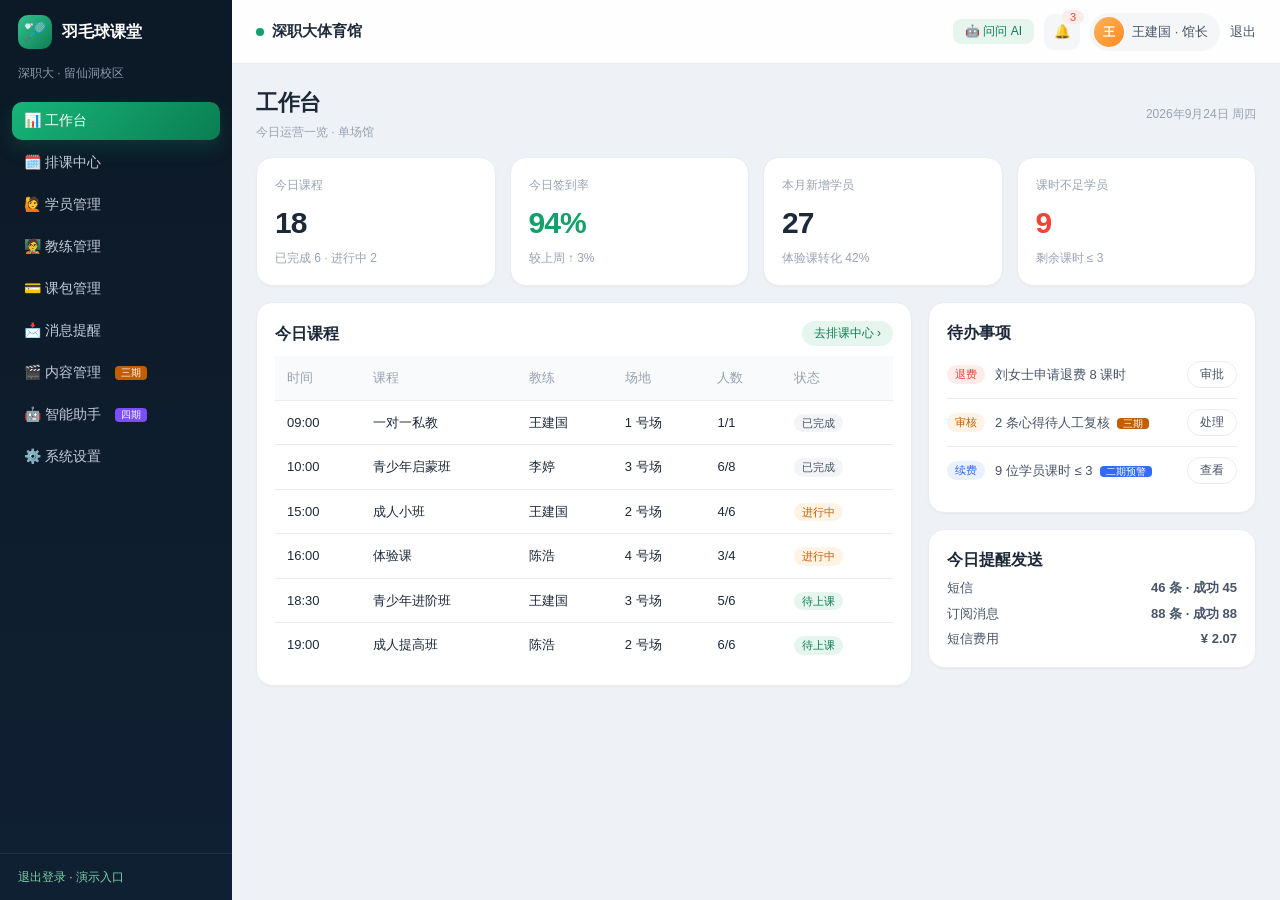
<file: Documents/原型/web-admin.html>
<!DOCTYPE html>
<html lang="zh-CN">
<head>
<meta charset="UTF-8" />
<meta name="viewport" content="width=device-width, initial-scale=1.0" />
<title>Web 管理后台 · 羽毛球课堂原型</title>
<link rel="stylesheet" href="assets/style.css" />
<style>
  body { background: #eef2f6; }
  .layout { display: flex; min-height: 100vh; }
  .side {
    width: 232px; background: linear-gradient(180deg, #0c1926 0%, #102033 100%);
    color: #c4ccd8; flex-shrink: 0; position: sticky; top: 0; height: 100vh;
    display: flex; flex-direction: column;
  }
  .side .logo { height: 64px; display: flex; align-items: center; gap: 10px; padding: 0 18px; color: #fff; font-size: 16px; font-weight: 700; }
  .logo-mark {
    width: 34px; height: 34px; border-radius: 10px; flex-shrink: 0;
    background: linear-gradient(135deg, #34c38f, #0b7d52);
    display: flex; align-items: center; justify-content: center; font-size: 18px;
  }
  .side .venue { padding: 0 18px 14px; font-size: 12px; color: #8b99a8; }
  .side nav { flex: 1; padding: 6px 12px; overflow-y: auto; }
  .side nav button {
    width: 100%; text-align: left; padding: 10px 12px; border-radius: 10px; margin-bottom: 4px;
    color: #c4ccd8; display: flex; align-items: center; gap: 10px; font-size: 14px;
  }
  .side nav button:hover { background: rgba(255,255,255,.06); color: #fff; }
  .side nav button.on { background: linear-gradient(135deg, #17b57a, #0b7d52); color: #fff; box-shadow: 0 8px 18px rgba(11,125,82,.28); }
  .side .foot { padding: 14px 18px; font-size: 12px; border-top: 1px solid rgba(255,255,255,.08); }
  .side .foot a { color: #7dd3a8; text-decoration: none; }
  .main { flex: 1; min-width: 0; display: flex; flex-direction: column; }
  .top {
    height: 64px; background: rgba(255,255,255,.92); backdrop-filter: blur(10px);
    border-bottom: 1px solid var(--border); display: flex; align-items: center;
    justify-content: space-between; padding: 0 24px; position: sticky; top: 0; z-index: 3;
  }
  .venue-chip {
    display: inline-flex; align-items: center; gap: 8px; font-weight: 700; font-size: 15px;
  }
  .venue-chip i { width: 8px; height: 8px; border-radius: 50%; background: #12a06a; display: block; }
  .user-chip {
    display: flex; align-items: center; gap: 8px; background: #f4f6f8;
    border-radius: 999px; padding: 4px 12px 4px 4px; font-size: 13px; color: var(--text-2);
  }
  .icon-btn {
    width: 36px; height: 36px; border-radius: 10px; background: #f4f6f8;
    display: inline-flex; align-items: center; justify-content: center; position: relative;
  }
  .content { padding: 22px 24px 32px; }
  .view { display: none; flex-direction: column; gap: 16px; }
  .view.on { display: flex; }
  .h2 { font-size: 22px; font-weight: 700; letter-spacing: -.02em; }
  .content .card {
    border: 1px solid var(--border); border-radius: 16px; padding: 18px;
    box-shadow: 0 1px 2px rgba(16,24,40,.04);
  }
  .stats { display: grid; grid-template-columns: repeat(4, 1fr); gap: 14px; }
  .stat .muted:first-child { font-size: 12px; }
  .stat .num { font-size: 30px; font-weight: 750; margin: 6px 0 4px; letter-spacing: -.03em; }
  .grid-2 { display: grid; grid-template-columns: 2fr 1fr; gap: 16px; }
  .grid-3 { display: grid; grid-template-columns: repeat(3, 1fr); gap: 16px; }
  table { width: 100%; border-collapse: collapse; }
  th, td { text-align: left; padding: 12px 12px; border-bottom: 1px solid var(--border); font-size: 13px; }
  th { color: var(--text-3); font-weight: 500; background: #f8fafb; }
  tr:last-child td { border-bottom: none; }
  tr:hover td { background: #f8fafb; }
  .toolbar { display: flex; gap: 10px; align-items: center; flex-wrap: wrap; }
  .toolbar .input { width: 200px; }
  .pkg-price { font-size: 22px; font-weight: 700; color: var(--accent); margin: 8px 0 6px; }
  .todo-row { padding: 10px 0; }
  .tpl { background: #f4f6f8; border-radius: 12px; padding: 12px 14px; font-size: 13px; line-height: 1.6; color: var(--text-2); }
  .bars { display: flex; align-items: flex-end; gap: 14px; height: 180px; padding-top: 10px; }
  .bars div { flex: 1; display: flex; flex-direction: column; align-items: center; gap: 6px; font-size: 12px; color: var(--text-3); }
  .bars i { width: 100%; max-width: 36px; border-radius: 6px 6px 0 0; background: linear-gradient(180deg, #34c38f, #12a06a); display: block; }

  /* 排课工具条 */
  .sch-head { display: flex; align-items: center; justify-content: space-between; gap: 16px; }
  .sch-bar {
    display: flex; align-items: center; gap: 12px; flex-wrap: wrap;
    background: #fff; border: 1px solid var(--border); border-radius: 12px;
    padding: 10px 14px; box-shadow: var(--shadow);
  }
  .sch-bar-group { display: flex; align-items: center; gap: 8px; }
  .sch-bar-group + .sch-bar-group { padding-left: 12px; border-left: 1px solid var(--border); }
  .sch-bar-label { font-size: 12px; color: var(--text-3); white-space: nowrap; }
  .sch-seg { width: auto; flex: none; background: #f2f4f7; }
  .sch-seg button { flex: none; padding: 7px 14px; white-space: nowrap; font-size: 13px; }
  .sch-bar .input { width: 132px; height: 34px; padding: 0 10px; }
  .sch-date {
    display: flex; align-items: center; gap: 4px;
    background: #f8fafb; border: 1px solid var(--border); border-radius: 10px; padding: 2px 4px 2px 2px;
  }
  .sch-date .nav { width: 30px; height: 30px; border-radius: 8px; font-size: 16px; color: var(--text-2); }
  .sch-date .nav:hover { background: #fff; }
  .sch-date #cal-label { min-width: 118px; text-align: center; font-size: 13px; font-weight: 600; padding: 0 6px; }
  .sch-bar-actions { margin-left: auto; display: flex; gap: 8px; }

  /* 排课日历：按列定位，课块不会撑出场地 */
  .cal { display: flex; border: 1px solid var(--border); border-radius: 12px; overflow: hidden; background: #fff; min-height: 480px; }
  .cal-time-col { width: 56px; flex-shrink: 0; background: #fafbfc; }
  .cal-time-col .hd { height: 40px; border-bottom: 1px solid var(--border); }
  .cal-time { font-size: 11px; color: var(--text-3); text-align: right; padding: 0 8px; height: 30px; line-height: 12px; box-sizing: border-box; border-top: 1px dashed #eef0f3; }
  .cal-time.full { border-top: 1px solid var(--border); padding-top: 2px; }
  .cal-col { flex: 1; min-width: 0; display: flex; flex-direction: column; border-left: 1px solid var(--border); }
  .cal-col-head { height: 40px; display: flex; align-items: center; justify-content: center; font-weight: 600; font-size: 13px; background: #fafbfc; border-bottom: 1px solid var(--border); }
  .cal-col-body { position: relative; flex: 1; }
  .cal-slot { height: 30px; box-sizing: border-box; border-top: 1px dashed #eef0f3; }
  .cal-slot.full { border-top: 1px solid var(--border); }
  .cal-slot.over { background: var(--primary-light); }
  .cal-slot:hover { background: #f7fdf9; cursor: copy; }
  .ev {
    position: absolute; left: 5px; right: 5px; width: auto;
    border-radius: 8px; padding: 5px 8px; color: #fff; cursor: pointer;
    overflow: hidden; box-sizing: border-box;
    box-shadow: 0 4px 10px rgba(16, 24, 40, .12);
    display: flex; flex-direction: column; gap: 1px;
  }
  .ev:hover { filter: brightness(1.05); z-index: 2; }
  .ev-title { font-size: 12px; font-weight: 700; line-height: 18px; white-space: nowrap; overflow: hidden; text-overflow: ellipsis; }
  .ev-time { font-size: 11px; line-height: 16px; opacity: .92; }
  .ev-foot { display: flex; align-items: center; justify-content: space-between; gap: 6px; font-size: 12px; line-height: 18px; margin-top: auto; flex-shrink: 0; }
  .ev-coach { font-weight: 600; white-space: nowrap; overflow: hidden; text-overflow: ellipsis; min-width: 0; }
  .ev-dur { background: rgba(255,255,255,.22); border-radius: 999px; padding: 0 6px; font-size: 10px; line-height: 16px; flex-shrink: 0; white-space: nowrap; }
  .ev-sm .ev-time { display: none; }
  .ev-sm .ev-coach { font-size: 12px; }
  .ev.c-green { background: linear-gradient(180deg, #22b87a, #0f9a64); }
  .ev.c-orange { background: linear-gradient(180deg, #ff9d3d, #e57a12); }
  .ev.c-blue { background: linear-gradient(180deg, #5b8dff, #2f6bff); }
  .ev.c-purple { background: linear-gradient(180deg, #9b78ff, #7a4dff); }
  .ev.draft { opacity: .7; box-shadow: none; outline: 1px dashed rgba(255,255,255,.85); }
  .ev.dragging { opacity: .45; }
  .legend { display: flex; gap: 14px; font-size: 12px; color: var(--text-2); }
  .legend i { display: inline-block; width: 10px; height: 10px; border-radius: 3px; margin-right: 4px; vertical-align: -1px; }
  .cal.month-list { display: block; min-height: 0; }
  .month-hint { padding: 18px 16px; color: var(--text-3); font-size: 13px; background: #fafbfc; }

  .modal-mask { position: fixed; inset: 0; background: rgba(0,0,0,.45); display: none; align-items: center; justify-content: center; z-index: 20; }
  .modal-mask.on { display: flex; }
  .modal { width: 520px; background: #fff; border-radius: 16px; padding: 22px; max-height: 90vh; overflow-y: auto; }
  .drawer-mask { position: fixed; inset: 0; background: rgba(0,0,0,.35); display: none; z-index: 20; }
  .drawer-mask.on { display: block; }
  .drawer { position: absolute; right: 0; top: 0; bottom: 0; width: 460px; background: #fff; padding: 22px; overflow-y: auto; display: flex; flex-direction: column; gap: 14px; }

  .ai-wrap { display: grid; grid-template-columns: 1fr 280px; gap: 16px; height: calc(100vh - 150px); }
  .ai-box { background: #fff; border-radius: var(--radius); box-shadow: var(--shadow); display: flex; flex-direction: column; overflow: hidden; }
  .ai-box .chat { background: #f7f8fa; }
  .ai-box .msg .bubble { max-width: 70%; }
  .switch { width: 38px; height: 22px; border-radius: 11px; background: var(--primary); position: relative; display: inline-block; cursor: pointer; }
  .switch::after { content: ""; position: absolute; right: 3px; top: 3px; width: 16px; height: 16px; border-radius: 50%; background: #fff; transition: .15s; }
  .switch.off { background: #d0d5dd; }
  .switch.off::after { right: 19px; }
  .occ { height: 8px; background: #eef1f4; border-radius: 4px; overflow: hidden; min-width: 80px; }
  .occ i { display: block; height: 100%; background: var(--primary); }
  .occ.warn i { background: var(--accent); }
  .occ.full i { background: var(--danger); }
  .lesson-kvs { display: grid; grid-template-columns: 1fr 1fr; gap: 8px 16px; }
  .lesson-kvs .k { font-size: 12px; color: var(--text-3); }
  .lesson-kvs .v { font-size: 14px; font-weight: 600; }
  .stat-note { font-size: 12px; color: var(--text-3); margin-top: 4px; }
</style>
</head>
<body>
<div class="layout">
  <aside class="side">
    <div class="logo"><span class="logo-mark">🏸</span>羽毛球课堂</div>
    <div class="venue">深职大 · 留仙洞校区</div>
    <nav id="menu">
      <button data-v="dash" class="on">📊 工作台</button>
      <button data-v="schedule">🗓️ 排课中心</button>
      <button data-v="students">🙋 学员管理</button>
      <button data-v="coaches">🧑‍🏫 教练管理</button>
      <button data-v="packages">💳 课包管理</button>
      <button data-v="messages">📩 消息提醒</button>
      <button data-v="content">🎬 内容管理 <span class="phase p3">三期</span></button>
      <button data-v="ai">🤖 智能助手 <span class="phase">四期</span></button>
      <button data-v="settings">⚙️ 系统设置</button>
    </nav>
    <div class="foot"><a href="web-login.html">退出登录</a> · <a href="index.html">演示入口</a></div>
  </aside>

  <main class="main">
    <header class="top">
      <div class="venue-chip"><i></i>深职大体育馆</div>
      <div class="row" style="gap:10px">
        <button class="btn ghost square sm" onclick="switchView('ai')">🤖 问问 AI</button>
        <button class="icon-btn" title="通知">🔔<span class="tag red" style="position:absolute;top:-4px;right:-4px">3</span></button>
        <div class="user-chip"><div class="avatar sm orange">王</div>王建国 · 馆长</div>
        <a class="sub" href="web-login.html" style="text-decoration:none">退出</a>
      </div>
    </header>

    <div class="content">
      <!-- 工作台 -->
      <section class="view on" id="v-dash">
        <div class="sch-head">
          <div>
            <div class="h2">工作台</div>
            <div class="muted" style="margin-top:4px">今日运营一览 · 单场馆</div>
          </div>
          <span class="muted">2026年9月24日 周四</span>
        </div>
        <div class="stats">
          <div class="card stat"><div class="muted">今日课程</div><div class="num">18</div><div class="muted">已完成 6 · 进行中 2</div></div>
          <div class="card stat"><div class="muted">今日签到率</div><div class="num" style="color:var(--primary)">94%</div><div class="muted">较上周 ↑ 3%</div></div>
          <div class="card stat"><div class="muted">本月新增学员</div><div class="num">27</div><div class="muted">体验课转化 42%</div></div>
          <div class="card stat"><div class="muted">课时不足学员</div><div class="num" style="color:var(--danger)">9</div><div class="muted">剩余课时 ≤ 3</div></div>
        </div>
        <div class="grid-2">
          <div class="card">
            <div class="between" style="margin-bottom:10px"><span class="title">今日课程</span><button class="btn sm ghost" onclick="switchView('schedule')">去排课中心 ›</button></div>
            <table>
              <tr><th>时间</th><th>课程</th><th>教练</th><th>场地</th><th>人数</th><th>状态</th></tr>
              <tr><td>09:00</td><td>一对一私教</td><td>王建国</td><td>1 号场</td><td>1/1</td><td><span class="tag gray">已完成</span></td></tr>
              <tr><td>10:00</td><td>青少年启蒙班</td><td>李婷</td><td>3 号场</td><td>6/8</td><td><span class="tag gray">已完成</span></td></tr>
              <tr><td>15:00</td><td>成人小班</td><td>王建国</td><td>2 号场</td><td>4/6</td><td><span class="tag orange">进行中</span></td></tr>
              <tr><td>16:00</td><td>体验课</td><td>陈浩</td><td>4 号场</td><td>3/4</td><td><span class="tag orange">进行中</span></td></tr>
              <tr><td>18:30</td><td>青少年进阶班</td><td>王建国</td><td>3 号场</td><td>5/6</td><td><span class="tag green">待上课</span></td></tr>
              <tr><td>19:00</td><td>成人提高班</td><td>陈浩</td><td>2 号场</td><td>6/6</td><td><span class="tag green">待上课</span></td></tr>
            </table>
          </div>
          <div class="col" style="gap:16px">
            <div class="card">
              <div class="title" style="margin-bottom:6px">待办事项</div>
              <div class="list-item todo-row"><span class="tag red">退费</span><span class="grow sub">刘女士申请退费 8 课时</span><button class="btn sm line" onclick="toast('已审批通过，退款 1,280 元')">审批</button></div>
              <div class="list-item todo-row"><span class="tag orange">审核</span><span class="grow sub">2 条心得待人工复核 <span class="phase p3">三期</span></span><button class="btn sm line" onclick="switchView('content')">处理</button></div>
              <div class="list-item todo-row"><span class="tag blue">续费</span><span class="grow sub">9 位学员课时 ≤ 3 <span class="phase p2">二期预警</span></span><button class="btn sm line" onclick="switchView('students')">查看</button></div>
            </div>
            <div class="card">
              <div class="title" style="margin-bottom:6px">今日提醒发送</div>
              <div class="between sub"><span>短信</span><b>46 条 · 成功 45</b></div>
              <div class="between sub" style="margin-top:6px"><span>订阅消息</span><b>88 条 · 成功 88</b></div>
              <div class="between sub" style="margin-top:6px"><span>短信费用</span><b>¥ 2.07</b></div>
            </div>
          </div>
        </div>
      </section>

      <!-- 排课中心 -->
      <section class="view" id="v-schedule">
        <div class="sch-head">
          <div class="h2">排课中心</div>
          <div class="sch-bar-actions">
            <button class="btn line square" onclick="toast('复制课表为二期，一期请逐节排课或用周期排课')">复制上周 <span class="phase p2">二期</span></button>
            <button class="btn square" onclick="openModal()">＋ 新建课程</button>
          </div>
        </div>
        <div class="sch-bar">
          <div class="sch-bar-group">
            <span class="sch-bar-label">排列</span>
            <div class="seg sch-seg" id="seg-calmode"><button class="on" data-v="court">按场地</button><button data-v="coach">按教练</button></div>
          </div>
          <div class="sch-bar-group">
            <span class="sch-bar-label">周期</span>
            <div class="seg sch-seg" id="seg-calrange"><button class="on" data-v="day">日</button><button data-v="week">周</button><button data-v="month">月</button></div>
          </div>
          <div class="sch-bar-group">
            <span class="sch-bar-label">教练</span>
            <select class="input" id="coach-filter">
              <option value="">全部教练</option>
              <option>王建国</option>
              <option>李婷</option>
              <option>陈浩</option>
              <option>赵磊</option>
            </select>
          </div>
          <div class="sch-bar-group">
            <span class="sch-bar-label">日期</span>
            <div class="sch-date">
              <button class="nav" onclick="shiftCal(-1)" aria-label="上一段">‹</button>
              <span id="cal-label">9月24日 周四</span>
              <button class="nav" onclick="shiftCal(1)" aria-label="下一段">›</button>
            </div>
          </div>
        </div>
        <div class="stats" id="sch-stats"></div>
        <div class="between">
          <div class="legend"><span><i style="background:#12a06a"></i>班课</span><span><i style="background:#2f6bff"></i>私教</span><span><i style="background:#f08a24"></i>青少年</span><span><i style="background:#7a4dff"></i>体验课</span></div>
          <span class="muted">点击课块看学员名单与时长 · 拖动可调时间/场地 · 单场馆 · 不含课酬与收入</span>
        </div>
        <div class="cal" id="cal"></div>

        <div class="grid-2">
          <div class="card">
            <div class="between" style="margin-bottom:10px"><span class="title">教练课时</span><span class="muted" id="coach-stat-scope">本区间</span></div>
            <table id="tbl-coach-stat"></table>
            <div class="stat-note">已完成 = 已结算课次；已排含待上。不计算课酬或收入。</div>
          </div>
          <div class="card">
            <div class="between" style="margin-bottom:10px"><span class="title">场地占用</span><span class="muted">营业 08:00–22:00</span></div>
            <table id="tbl-court-stat"></table>
            <div class="stat-note">占用率 = 已排时长 ÷ 当日可排时长（14 小时 × 天数）。5 号场维护中不计入。</div>
          </div>
        </div>

        <div class="card">
          <div class="between" style="margin-bottom:10px">
            <span class="title">课次明细</span>
            <button class="btn sm line" onclick="toast('已导出当前筛选课次.xlsx')">导出</button>
          </div>
          <table id="tbl-lessons"></table>
        </div>
      </section>

      <!-- 学员 -->
      <section class="view" id="v-students">
        <div class="sch-head">
          <div class="h2">学员管理</div>
          <div class="sch-bar-actions">
            <button class="btn line square" onclick="toast('已导出 学员列表.xlsx')">导出 Excel</button>
            <button class="btn line square" onclick="toast('下载导入模板')">批量导入</button>
            <button class="btn square" onclick="toast('新增学员表单')">＋ 新增学员</button>
          </div>
        </div>
        <div class="sch-bar">
          <div class="sch-bar-group"><span class="sch-bar-label">搜索</span><input class="input" placeholder="姓名 / 手机号" style="width:200px" /></div>
          <div class="sch-bar-group"><span class="sch-bar-label">教练</span>
            <select class="input"><option>全部教练</option><option>王建国</option><option>李婷</option><option>陈浩</option></select>
          </div>
          <div class="sch-bar-group"><span class="sch-bar-label">状态</span>
            <select class="input"><option>全部状态</option><option>课时不足</option><option>即将到期</option><option>已流失</option></select>
          </div>
          <button class="btn square sm">查询</button>
        </div>
        <div class="card">
          <table>
            <tr><th>学员</th><th>手机号</th><th>等级</th><th>负责教练</th><th>课包</th><th>剩余课时</th><th>最近上课</th><th>操作</th></tr>
            <tr><td><div class="row"><div class="avatar sm">乐</div>林小乐</div></td><td>138****6621</td><td>L3</td><td>王建国</td><td>青少年 48 次卡</td><td><b>12</b></td><td>9/22</td><td><button class="btn sm ghost" onclick="openDrawer()">详情</button></td></tr>
            <tr><td><div class="row"><div class="avatar sm blue">刘</div>刘一鸣</div></td><td>139****2088</td><td>L2</td><td>王建国</td><td>成人 20 次卡</td><td><b style="color:var(--danger)">2</b></td><td>9/24</td><td><button class="btn sm ghost" onclick="openDrawer()">详情</button></td></tr>
            <tr><td><div class="row"><div class="avatar sm">王</div>王明</div></td><td>137****1190</td><td>L3</td><td>王建国</td><td>青少年 48 次卡</td><td><b style="color:var(--danger)">1</b></td><td>9/22</td><td><button class="btn sm ghost" onclick="openDrawer()">详情</button></td></tr>
            <tr><td><div class="row"><div class="avatar sm purple">睿</div>张睿</div></td><td>186****3321</td><td>L4</td><td>王建国</td><td>私教 30 次卡</td><td><b>20</b></td><td>9/17</td><td><button class="btn sm ghost" onclick="openDrawer()">详情</button></td></tr>
            <tr><td><div class="row"><div class="avatar sm orange">赵</div>赵可欣</div></td><td>135****7766</td><td>L1</td><td>李婷</td><td>成人 20 次卡</td><td><b>15</b></td><td>9/20</td><td><button class="btn sm ghost" onclick="openDrawer()">详情</button></td></tr>
            <tr><td><div class="row"><div class="avatar sm">周</div>周涵</div></td><td>158****4410</td><td>L3</td><td>李婷</td><td>私教 10 次卡</td><td><b style="color:#c25e00">3</b></td><td>9/24</td><td><button class="btn sm ghost" onclick="openDrawer()">详情</button></td></tr>
          </table>
          <div class="between" style="margin-top:12px"><span class="muted">共 326 位学员</span><span class="muted">‹ 1 2 3 … 33 ›</span></div>
        </div>
      </section>

      <!-- 教练 -->
      <section class="view" id="v-coaches">
        <div class="sch-head">
          <div class="h2">教练管理</div>
          <div class="sch-bar-actions">
            <button class="btn line square" onclick="toast('已导出教练账号列表.xlsx')">导出</button>
            <button class="btn square" onclick="openCoachModal()">＋ 添加教练</button>
          </div>
        </div>
        <div class="grid-3">
          <div class="card col"><div class="row"><div class="avatar orange">王</div><div class="grow"><div class="bold">王建国 <span class="tag orange">主教练</span> <span class="tag green">启用</span></div><div class="muted">139****8801 · 国家一级运动员</div></div></div>
            <div class="between sub"><span>本月课时</span><b>68</b></div><div class="between sub"><span>带学员</span><b>32</b></div><div class="between sub"><span>Web 账号</span><b>已开通</b></div>
            <div class="row"><button class="btn sm line" onclick="openCoachSchedule('王建国')">查看课表</button><button class="btn sm line" onclick="toast('临时密码已发送至 139****8801')">重置密码</button></div></div>
          <div class="card col"><div class="row"><div class="avatar blue">李</div><div class="grow"><div class="bold">李婷 <span class="tag green">启用</span></div><div class="muted">138****2209 · 青少年启蒙</div></div></div>
            <div class="between sub"><span>本月课时</span><b>54</b></div><div class="between sub"><span>带学员</span><b>28</b></div><div class="between sub"><span>Web 账号</span><b>已开通</b></div>
            <div class="row"><button class="btn sm line" onclick="openCoachSchedule('李婷')">查看课表</button><button class="btn sm line" onclick="toast('临时密码已发送至 138****2209')">重置密码</button></div></div>
          <div class="card col"><div class="row"><div class="avatar">陈</div><div class="grow"><div class="bold">陈浩 <span class="tag gray">停用</span></div><div class="muted">137****6610 · 成人双打</div></div></div>
            <div class="between sub"><span>本月课时</span><b>47</b></div><div class="between sub"><span>带学员</span><b>35</b></div><div class="between sub"><span>Web 账号</span><b>已停用</b></div>
            <div class="row"><button class="btn sm line" onclick="toast('已重新启用陈浩账号')">启用账号</button><button class="btn sm line" onclick="toast('临时密码已发送至 137****6610')">重置密码</button></div></div>
        </div>
        <div class="card">
          <div class="title" style="margin-bottom:10px">账号与权限</div>
          <table>
            <tr><th>姓名</th><th>手机号</th><th>角色</th><th>小程序</th><th>Web 后台</th><th>状态</th><th>操作</th></tr>
            <tr><td>王建国</td><td>139****8801</td><td>馆长 / 教练</td><td>已绑定</td><td>可登录</td><td><span class="tag green">启用</span></td><td><button class="btn sm ghost" onclick="toast('可编辑角色与菜单权限')">权限</button></td></tr>
            <tr><td>李婷</td><td>138****2209</td><td>教练</td><td>已绑定</td><td>可登录</td><td><span class="tag green">启用</span></td><td><button class="btn sm ghost" onclick="toast('可编辑角色与菜单权限')">权限</button></td></tr>
            <tr><td>陈浩</td><td>137****6610</td><td>教练</td><td>已绑定</td><td>不可登录</td><td><span class="tag gray">停用</span></td><td><button class="btn sm ghost" onclick="toast('已重新启用')">启用</button></td></tr>
            <tr><td>赵磊</td><td>136****4412</td><td>教练</td><td>待首次登录</td><td>未开通</td><td><span class="tag orange">待绑定</span></td><td><button class="btn sm ghost" onclick="toast('已短信通知赵磊完成微信绑定')">催办</button></td></tr>
          </table>
          <div class="muted" style="margin-top:10px">添加教练时填写手机号即可。小程序首次微信登录匹配手机号后自动绑定；Web 账号可由馆长开通并设置初始密码。</div>
        </div>
      </section>

      <!-- 课包 -->
      <section class="view" id="v-packages">
        <div class="sch-head">
          <div class="h2">课包管理</div>
          <div class="sch-bar-actions">
            <button class="btn square" onclick="toast('选择学员 → 选择课包 → 填写收款方式/凭证 → 确认开通并记录流水')">＋ 手动开通课包</button>
          </div>
        </div>
        <div class="grid-3">
          <div class="card"><div class="between"><b>青少年 48 次卡</b><span class="tag green">可开通</span></div><div class="pkg-price">¥ 5,760</div><div class="muted">120 元/课时 · 有效期 12 个月 · 适用青少年班课 · 线下收款后开通</div></div>
          <div class="card"><div class="between"><b>成人 20 次卡</b><span class="tag green">可开通</span></div><div class="pkg-price">¥ 3,200</div><div class="muted">160 元/课时 · 有效期 6 个月 · 适用成人班课 · 线下收款后开通</div></div>
          <div class="card"><div class="between"><b>私教 10 次卡</b><span class="tag green">可开通</span></div><div class="pkg-price">¥ 4,000</div><div class="muted">400 元/次（2 课时） · 有效期 6 个月 · 线下收款后开通</div></div>
        </div>
        <div class="card">
          <div class="title" style="margin-bottom:10px">最近开通记录</div>
          <table>
            <tr><th>单号</th><th>学员</th><th>课包</th><th>金额</th><th>收款方式</th><th>时间</th><th>状态</th></tr>
            <tr><td>YD20260924001</td><td>孙浩</td><td>成人 20 次卡</td><td>¥3,200</td><td>前台 · 银行卡</td><td>09-24 10:12</td><td><span class="tag green">已开通</span></td></tr>
            <tr><td>YD20260923014</td><td>王明（家长）</td><td>青少年 48 次卡</td><td>¥5,760</td><td>前台 · 转账</td><td>09-23 19:40</td><td><span class="tag green">已开通</span></td></tr>
            <tr><td>YD20260921007</td><td>刘女士</td><td>成人 20 次卡</td><td>¥1,280</td><td>退费 8 课时</td><td>09-21 15:05</td><td><span class="tag orange">待审批</span></td></tr>
          </table>
        </div>
      </section>

      <!-- 消息 -->
      <section class="view" id="v-messages">
        <div class="sch-head"><div class="h2">消息提醒</div></div>
        <div class="grid-2">
          <div class="card">
            <div class="title" style="margin-bottom:10px">提醒规则</div>
            <table>
              <tr><th>场景</th><th>触发时间</th><th>通道</th><th>启用</th></tr>
              <tr><td>上课提醒（前一天）</td><td>开课前一天 20:00</td><td>订阅消息 + 短信</td><td><span class="switch"></span></td></tr>
              <tr><td>上课提醒（当天）</td><td>开课前 2 小时</td><td>短信</td><td><span class="switch"></span></td></tr>
              <tr><td>调课 / 取消通知</td><td>即时</td><td>订阅消息 + 短信</td><td><span class="switch"></span></td></tr>
              <tr><td>候补成功 <span class="phase p2">二期</span></td><td>即时</td><td>订阅消息 + 短信</td><td><span class="tag gray">未启用</span></td></tr>
              <tr><td>课时不足</td><td>剩余 ≤ 3 课时</td><td>订阅消息</td><td><span class="switch"></span></td></tr>
              <tr><td>课包到期</td><td>到期前 7 天</td><td>短信</td><td><span class="switch off"></span></td></tr>
              <tr><td>教练每日课表</td><td>每天 07:30</td><td>订阅消息</td><td><span class="switch"></span></td></tr>
            </table>
            <div class="muted" style="margin-top:8px">免打扰时段 22:00-08:00（紧急调课通知除外）</div>
          </div>
          <div class="card">
            <div class="between" style="margin-bottom:10px"><span class="title">短信模板</span><span class="tag green">已审核</span></div>
            <div class="sub" style="margin-bottom:6px">上课提醒 · SMS_2026001</div>
            <div class="tpl">【羽毛球课堂】${name}您好，您预约的${course}将于${time}在${venue}${court}开始，教练${coach}。如需取消请提前12小时在小程序操作。</div>
            <div class="sub" style="margin:12px 0 6px">调课通知 · SMS_2026002</div>
            <div class="tpl">【羽毛球课堂】${name}您好，您的${course}已调整至${time}，场地${court}。如有疑问请联系教练${coach}。</div>
            <button class="btn sm line" style="margin-top:12px" onclick="toast('测试短信已发送到 138****6621')">发送测试短信</button>
          </div>
        </div>
        <div class="card">
          <div class="title" style="margin-bottom:10px">发送记录</div>
          <table>
            <tr><th>时间</th><th>接收人</th><th>通道</th><th>场景</th><th>状态</th></tr>
            <tr><td>09-24 07:30</td><td>王建国</td><td>订阅消息</td><td>教练每日课表</td><td><span class="tag green">成功</span></td></tr>
            <tr><td>09-23 20:00</td><td>林小乐 138****6621</td><td>短信</td><td>上课提醒（前一天）</td><td><span class="tag green">成功</span></td></tr>
            <tr><td>09-23 20:00</td><td>孙浩 136****0921</td><td>短信</td><td>上课提醒（前一天）</td><td><span class="tag red">失败·已重试 3 次</span></td></tr>
          </table>
        </div>
      </section>

      <!-- 内容 -->
      <section class="view" id="v-content">
        <div class="sch-head">
          <div class="h2">内容管理 <span class="phase p3">三期</span></div>
          <div class="sch-bar-actions">
            <button class="btn square" onclick="toast('上传教学视频：选择文件 → 分类 → 可见范围')">＋ 上传教学视频</button>
          </div>
        </div>
        <div class="sch-bar">
          <div class="sch-bar-group">
            <span class="sch-bar-label">类型</span>
            <div class="seg sch-seg" id="seg-content"><button class="on">待审核 2</button><button>教学视频 42</button><button>心得 186</button></div>
          </div>
        </div>
        <div class="card">
          <table>
            <tr><th>内容</th><th>作者</th><th>类型</th><th>机器审核</th><th>提交时间</th><th>操作</th></tr>
            <tr><td>孩子学了三个月，第一次在比赛里打出了反手高远球……</td><td>张睿（家长）</td><td>图文 + 视频</td><td><span class="tag green">通过</span></td><td>09-24 08:10</td><td><div class="row"><button class="btn sm" onclick="auditRow(this,'已发布')">通过</button><button class="btn sm danger" onclick="auditRow(this,'已驳回')">驳回</button></div></td></tr>
            <tr><td>求转让 20 次卡，加我微信 xxx……</td><td>匿名用户</td><td>图文</td><td><span class="tag orange">疑似广告</span></td><td>09-24 07:45</td><td><div class="row"><button class="btn sm" onclick="auditRow(this,'已发布')">通过</button><button class="btn sm danger" onclick="auditRow(this,'已驳回')">驳回</button></div></td></tr>
          </table>
          <div class="muted" style="margin-top:10px">所有用户发布内容先经过微信内容安全接口自动审核，疑似违规的进入人工复核。</div>
        </div>
      </section>

      <!-- 报表 (已移除) -->

      <!-- AI -->
      <section class="view" id="v-ai">
        <div class="sch-head"><div class="h2">智能助手 <span class="phase">四期</span></div></div>
        <div class="ai-wrap">
          <div class="ai-box">
            <div class="chat" id="chat"></div>
            <div class="ai-tip" style="background:#fff;padding-top:6px">内容由 AI 生成 · 排课、调课、群发等写操作需确认后执行 · 仅访问你有权限的数据</div>
            <div class="chat-input"><input id="chat-in" placeholder="例如：下周六上午给青少年启蒙班排课，李婷，3 号场" /><button class="btn sm" id="chat-send">发送</button></div>
          </div>
          <div class="col" style="gap:12px">
            <div class="card"><div class="title" style="margin-bottom:8px">试试这样问</div>
              <div class="col" style="gap:6px">
                <button class="btn line sm" style="justify-content:flex-start" onclick="Agent.ask('下周六上午给青少年启蒙班排课，李婷，3号场')">📅 自然语言排课</button>
                <button class="btn line sm" style="justify-content:flex-start" onclick="Agent.ask('王建国下周三请假，帮我处理他的课')">🔁 教练请假调课</button>
                <button class="btn line sm" style="justify-content:flex-start" onclick="Agent.ask('哪些学员课时不足需要续费')">⚠ 续费名单</button>
              </div></div>
            <div class="card"><div class="title" style="margin-bottom:6px">智能体能力</div>
              <div class="sub">· 查询：课表、课时、学员<br>· 操作：排课、调课、通知（需确认）<br>· 建议：排课优化、续费预警<br>· 知识：俱乐部规则、教学视频库</div></div>
          </div>
        </div>
      </section>

      <!-- 设置 -->
      <section class="view" id="v-settings">
        <div class="sch-head"><div class="h2">系统设置</div></div>
        <div class="grid-2">
          <div class="card">
            <div class="title" style="margin-bottom:10px">预约规则</div>
            <div class="grid2">
              <div class="form-item"><label>免费取消时限（开课前）</label><input class="input" value="12 小时" /></div>
              <div class="form-item"><label>预约开放（提前）</label><input class="input" value="7 天" /></div>
              <div class="form-item"><label>缺席处理</label><select class="input"><option>扣 1 课时</option><option>不扣</option></select></div>
              <div class="form-item"><label>小班最少开课人数</label><input class="input" value="2 人" /></div>
              <div class="form-item"><label>人数不足自动取消（开课前）</label><input class="input" value="6 小时" /></div>
            </div>
            <button class="btn square" onclick="toast('规则已保存')">保存</button>
          </div>
          <div class="card">
            <div class="title" style="margin-bottom:10px">场地</div>
            <div class="list-item"><span class="grow">1 号场</span><span class="tag green">正常</span></div>
            <div class="list-item"><span class="grow">2 号场</span><span class="tag green">正常</span></div>
            <div class="list-item"><span class="grow">3 号场</span><span class="tag green">正常</span></div>
            <div class="list-item"><span class="grow">4 号场</span><span class="tag green">正常</span></div>
            <div class="list-item"><span class="grow">5 号场</span><span class="tag gray">维护中（至 9/30）</span></div>
            <div class="title" style="margin:14px 0 8px">校区出入证</div>
            <div class="form-item"><label>校区名称</label><input class="input" value="深职大留仙洞校区体育馆" /></div>
            <div class="form-item"><label>当日通行时段</label><input class="input" value="07:00 — 22:00" /></div>
            <div class="form-item"><label>签发条件</label><select class="input"><option>需有生效中课包</option><option>所有在册学员</option></select></div>
            <div class="sub" style="margin-bottom:8px">有效期默认跟随课包；动态码 60 秒刷新。门岗核验接口可后续对接校方闸机。</div>
            <button class="btn square" onclick="toast('出入证规则已保存')">保存出入证规则</button>
            <div class="title" style="margin:14px 0 8px">角色权限</div>
            <div class="sub">馆长 · 教练 · 运营 · 管理员（按菜单 + 职责范围授权 · 单俱乐部）</div>
          </div>
        </div>
      </section>
    </div>
  </main>
</div>

<!-- 新建课程弹窗 -->
<div class="modal-mask" id="modal">
  <div class="modal">
    <div class="between" style="margin-bottom:14px"><span class="title">新建课程</span><button onclick="closeModal()">✕</button></div>
    <div class="grid2">
      <div class="form-item"><label>课程名称</label><input class="input" id="f-name" value="成人提高班" /></div>
      <div class="form-item"><label>课程类型</label><select class="input" id="f-type"><option value="c-green">班课</option><option value="c-blue">私教</option><option value="c-orange">青少年</option><option value="c-purple">体验课</option></select></div>
      <div class="form-item"><label>教练</label><select class="input" id="f-coach"><option>王建国</option><option>李婷</option><option>陈浩</option><option>赵磊</option></select></div>
      <div class="form-item"><label>场地</label><select class="input" id="f-court"><option value="0">1 号场</option><option value="1">2 号场</option><option value="2">3 号场</option><option value="3">4 号场</option></select></div>
      <div class="form-item"><label>开始时间</label><select class="input" id="f-start"></select></div>
      <div class="form-item"><label>时长</label><select class="input" id="f-dur"><option value="1">60 分钟</option><option value="1.5" selected>90 分钟</option><option value="2">120 分钟</option></select></div>
      <div class="form-item"><label>人数上限</label><input class="input" value="6" /></div>
      <div class="form-item"><label>重复</label><select class="input"><option>不重复</option><option>每周重复 8 周</option><option>每周重复 12 周</option></select></div>
    </div>
    <div class="form-item"><label>指定学员（可选）</label><input class="input" placeholder="搜索并添加学员，固定班可直接生成预约" /></div>
    <div id="f-conflict" class="hidden" style="background:var(--danger-light);color:var(--danger);padding:10px 12px;border-radius:10px;margin-bottom:12px"></div>
    <div class="muted" style="margin-bottom:10px">周期重复仅 Web 可用。先保存草稿不通知学员；校验通过后再发布。</div>
    <div class="row" style="justify-content:flex-end"><button class="btn line square" onclick="closeModal()">取消</button><button class="btn line square" onclick="createLesson(false)">保存草稿</button><button class="btn square" onclick="createLesson(true)">发布课程</button></div>
  </div>
</div>

<!-- 学员详情抽屉 -->
<div class="drawer-mask" id="drawer" onclick="if(event.target===this)this.classList.remove('on')">
  <div class="drawer">
    <div class="between"><span class="title">学员详情</span><button onclick="document.getElementById('drawer').classList.remove('on')">✕</button></div>
    <div class="row"><div class="avatar" style="width:56px;height:56px">乐</div><div><div class="title">林小乐 <span class="tag green">L3</span></div><div class="muted">女 · 2016-05 · 家长 林先生 138****6621</div></div></div>
    <div class="card" style="box-shadow:none;background:var(--bg)">
      <div class="between"><b>青少年 48 次卡</b><span class="tag orange">剩 12</span></div>
      <div class="progress" style="margin:8px 0"><i style="width:25%;background:var(--accent)"></i></div>
      <div class="muted">2026-01-05 开通 · 有效期至 2026-12-31</div>
      <div class="row" style="margin-top:10px"><button class="btn sm" onclick="toast('续费：选择课包 → 填写线下收款方式/凭证 → 确认开通')">续费开通</button><button class="btn sm line" onclick="toast('赠送课时需馆长审批')">赠送课时</button><button class="btn sm line" onclick="toast('调整课时：填写原因后生效，记入流水')">调整</button></div>
    </div>
    <div><div class="bold" style="margin-bottom:6px">近期上课</div>
      <div class="list-item"><span class="grow sub">9/22 青少年进阶班 · 王建国</span><span class="tag green">已签到</span></div>
      <div class="list-item"><span class="grow sub">9/19 一对一私教 · 李婷</span><span class="tag green">已签到</span></div>
      <div class="list-item"><span class="grow sub">9/10 青少年进阶班 · 王建国</span><span class="tag red">缺席</span><button class="btn sm line" onclick="openCorrect(10)">更正</button></div></div>
    <div><div class="bold" style="margin-bottom:6px">教练点评</div>
      <div class="sub">“今天正手杀球发力比上周好很多，注意击球后快速回位。”— 王建国 9/22</div></div>
  </div>
</div>

<!-- 课次详情抽屉 -->
<div class="drawer-mask" id="lesson-drawer" onclick="if(event.target===this)this.classList.remove('on')">
  <div class="drawer">
    <div class="between"><span class="title" id="ld-title">课次详情</span><button onclick="document.getElementById('lesson-drawer').classList.remove('on')">✕</button></div>
    <div id="ld-body"></div>
  </div>
</div>

<!-- 调课确认 -->
<div class="modal-mask" id="reschedule-modal">
  <div class="modal">
    <div class="between" style="margin-bottom:14px"><span class="title">调课确认</span><button onclick="closeReschedule()">✕</button></div>
    <div class="muted" style="margin-bottom:10px" id="rs-summary"></div>
    <div class="grid2">
      <div class="form-item"><label>新场地</label><select class="input" id="rs-court"><option value="0">1 号场</option><option value="1">2 号场</option><option value="2">3 号场</option><option value="3">4 号场</option></select></div>
      <div class="form-item"><label>新开始时间</label><select class="input" id="rs-start"></select></div>
    </div>
    <div id="rs-students" style="margin-bottom:12px"></div>
    <div id="rs-conflict" class="hidden" style="background:var(--danger-light);color:var(--danger);padding:10px 12px;border-radius:10px;margin-bottom:12px"></div>
    <div class="row" style="justify-content:flex-end"><button class="btn line square" onclick="closeReschedule()">放弃</button><button class="btn square" onclick="confirmReschedule()">确认调课并通知</button></div>
  </div>
</div>

<!-- 取消课次 -->
<div class="modal-mask" id="cancel-modal">
  <div class="modal">
    <div class="between" style="margin-bottom:14px"><span class="title">取消课次</span><button onclick="document.getElementById('cancel-modal').classList.remove('on')">✕</button></div>
    <div class="form-item"><label>原因</label><select class="input" id="cx-reason"><option>教练临时有事</option><option>场地维护</option><option>人数不足</option><option>其他</option></select></div>
    <div class="muted" style="margin-bottom:12px" id="cx-note"></div>
    <div class="row" style="justify-content:flex-end"><button class="btn line square" onclick="document.getElementById('cancel-modal').classList.remove('on')">返回</button><button class="btn square" onclick="confirmCancelLesson()">确认取消并通知</button></div>
  </div>
</div>

<!-- 更正点名 -->
<div class="modal-mask" id="correct-modal">
  <div class="modal">
    <div class="between" style="margin-bottom:14px"><span class="title">更正点名 / 消课</span><button onclick="document.getElementById('correct-modal').classList.remove('on')">✕</button></div>
    <div class="muted" style="margin-bottom:10px">原流水保留，用冲正流水修复。须填写原因。</div>
    <div class="form-item"><label>学员</label><select class="input" id="cr-stu"></select></div>
    <div class="form-item"><label>更正为</label><select class="input" id="cr-st"><option>已签到</option><option>请假</option><option>缺席</option></select></div>
    <div class="form-item"><label>原因</label><input class="input" id="cr-reason" value="家长来电说明迟到误记缺席" /></div>
    <div class="row" style="justify-content:flex-end"><button class="btn line square" onclick="document.getElementById('correct-modal').classList.remove('on')">取消</button><button class="btn square" onclick="confirmCorrect()">提交更正</button></div>
  </div>
</div>

<!-- 添加教练弹窗 -->
<div class="modal-mask" id="coach-modal">
  <div class="modal">
    <div class="between" style="margin-bottom:14px"><span class="title">添加教练</span><button onclick="closeCoachModal()">✕</button></div>
    <div class="grid2">
      <div class="form-item"><label>姓名</label><input class="input" id="c-name" value="赵磊" /></div>
      <div class="form-item"><label>手机号</label><input class="input" id="c-phone" value="13644128812" /></div>
      <div class="form-item"><label>角色</label><select class="input" id="c-role"><option>教练</option><option>馆长</option><option>运营</option></select></div>
      <div class="form-item"><label>Web 后台</label><select class="input" id="c-web"><option>开通（发送初始密码短信）</option><option>暂不开通</option></select></div>
    </div>
    <div class="form-item"><label>简介（可选）</label><input class="input" placeholder="擅长方向、执教年限等" value="青少年步法" /></div>
    <div class="muted" style="margin-bottom:12px">保存后：小程序端可用该手机号微信登录并自动绑定；若开通 Web，将短信下发临时密码。</div>
    <div class="row" style="justify-content:flex-end"><button class="btn line square" onclick="closeCoachModal()">取消</button><button class="btn square" onclick="saveCoach()">保存</button></div>
  </div>
</div>

<script src="assets/common.js"></script>
<script>
  function switchView(v) {
    document.querySelectorAll('#menu button').forEach(b => b.classList.toggle('on', b.dataset.v === v));
    document.querySelectorAll('.view').forEach(s => s.classList.toggle('on', s.id === 'v-' + v));
    window.scrollTo(0, 0);
  }
  document.querySelectorAll('#menu button').forEach(b => b.addEventListener('click', () => switchView(b.dataset.v)));
  bindGroup('#seg-content');
  document.querySelectorAll('.switch').forEach(s => s.addEventListener('click', () => {
    s.classList.toggle('off');
    toast(s.classList.contains('off') ? '已关闭该提醒' : '已开启该提醒');
  }));
  function auditRow(btn, text) {
    btn.closest('td').innerHTML = `<span class="tag ${text === '已发布' ? 'green' : 'red'}">${text}</span>`;
    toast(text === '已发布' ? '已通过并发布' : '已驳回并通知作者');
  }
  function openDrawer() { document.getElementById('drawer').classList.add('on'); }
  function openCoachModal() { document.getElementById('coach-modal').classList.add('on'); }
  function closeCoachModal() { document.getElementById('coach-modal').classList.remove('on'); }
  function saveCoach() {
    closeCoachModal();
    toast('已添加教练赵磊：小程序待首次登录绑定，Web 初始密码短信已发送');
  }

  /* ---------- 排课日历 ---------- */
  const COURTS = ['1 号场', '2 号场', '3 号场', '4 号场'];
  const COACHES = ['王建国', '李婷', '陈浩', '赵磊'];
  const WEEKDAYS = ['一', '二', '三', '四', '五', '六', '日'];
  const START_H = 8, END_H = 22, SLOT_H = 30, TIME_W = 64;
  const OPEN_H = END_H - START_H;
  const calState = { mode: 'court', range: 'day', cursor: new Date(2026, 8, 24), coach: '' };

  function ymd(d) {
    return `${d.getFullYear()}-${String(d.getMonth() + 1).padStart(2, '0')}-${String(d.getDate()).padStart(2, '0')}`;
  }
  function parseYmd(s) {
    const [y, m, d] = s.split('-').map(Number);
    return new Date(y, m - 1, d);
  }
  function startOfWeek(d) {
    const x = new Date(d);
    const day = x.getDay() || 7;
    x.setDate(x.getDate() - day + 1);
    x.setHours(0, 0, 0, 0);
    return x;
  }
  function addDays(d, n) {
    const x = new Date(d);
    x.setDate(x.getDate() + n);
    return x;
  }
  function dateLabel(d) {
    return `${d.getMonth() + 1}月${d.getDate()}日`;
  }
  function durLabel(h) {
    return h === 1 ? '1 小时' : (h === 2 ? '2 小时' : `${h} 小时`);
  }
  function statusTag(st) {
    if (st === 'draft') return '<span class="tag gray">草稿</span>';
    if (st === 'done') return '<span class="tag gray">已完成</span>';
    if (st === 'live') return '<span class="tag orange">进行中</span>';
    return '<span class="tag green">待上课</span>';
  }
  function studentNames(l) {
    return (l.students || []).map(s => s.name).join('、') || '—';
  }
  function cntOf(l) {
    const n = (l.students || []).length;
    return `${n}/${l.cap}`;
  }

  let lessons = [
    { id: 1, name: '一对一私教', coach: '王建国', court: 0, date: '2026-09-24', start: 9, dur: 1, cls: 'c-blue', cap: 1, status: 'done',
      students: [{ name: '周涵', tag: 'L3', st: '已签到' }] },
    { id: 2, name: '青少年启蒙班', coach: '李婷', court: 2, date: '2026-09-24', start: 10, dur: 1.5, cls: 'c-orange', cap: 8, status: 'done',
      students: [{ name: '赵可欣', tag: 'L1', st: '已签到' }, { name: '孙浩', tag: 'L1', st: '已签到' }, { name: '陈可', tag: 'L2', st: '已签到' }, { name: '吴敏', tag: 'L1', st: '已签到' }, { name: '何雨', tag: 'L1', st: '已签到' }, { name: '丁一', tag: 'L2', st: '请假' }] },
    { id: 3, name: '成人小班', coach: '王建国', court: 1, date: '2026-09-24', start: 15, dur: 1.5, cls: 'c-green', cap: 6, status: 'live',
      students: [{ name: '刘一鸣', tag: 'L2', st: '已签到' }, { name: '王明', tag: 'L3', st: '已签到' }, { name: '钱芳', tag: 'L2', st: '已签到' }, { name: '赵磊家长', tag: 'L2', st: '未到' }] },
    { id: 4, name: '体验课', coach: '陈浩', court: 3, date: '2026-09-24', start: 16, dur: 1, cls: 'c-purple', cap: 4, status: 'live',
      students: [{ name: '体验·林晨', tag: '新', st: '已签到' }, { name: '体验·周琪', tag: '新', st: '已签到' }, { name: '体验·马宁', tag: '新', st: '未到' }] },
    { id: 5, name: '青少年进阶班', coach: '王建国', court: 2, date: '2026-09-24', start: 18.5, dur: 1.5, cls: 'c-orange', cap: 6, status: 'todo',
      students: [{ name: '林小乐', tag: 'L3', st: '已预约' }, { name: '张睿', tag: 'L4', st: '已预约' }, { name: '王明', tag: 'L3', st: '已预约' }, { name: '刘一鸣', tag: 'L2', st: '已预约' }, { name: '周涵', tag: 'L3', st: '已预约' }] },
    { id: 6, name: '成人提高班', coach: '陈浩', court: 1, date: '2026-09-24', start: 19, dur: 1.5, cls: 'c-green', cap: 6, status: 'todo',
      students: [{ name: '孙浩', tag: 'L2', st: '已预约' }, { name: '钱芳', tag: 'L2', st: '已预约' }, { name: '何雨', tag: 'L1', st: '已预约' }, { name: '丁一', tag: 'L2', st: '已预约' }, { name: '吴敏', tag: 'L1', st: '已预约' }, { name: '陈可', tag: 'L2', st: '已预约' }] },
    { id: 7, name: '一对一私教', coach: '王建国', court: 0, date: '2026-09-24', start: 20, dur: 1, cls: 'c-blue', cap: 1, status: 'todo',
      students: [{ name: '张睿', tag: 'L4', st: '已预约' }] },
    { id: 8, name: '一对一私教', coach: '李婷', court: 0, date: '2026-09-24', start: 14, dur: 1, cls: 'c-blue', cap: 1, status: 'todo',
      students: [{ name: '李佳', tag: 'L2', st: '已预约' }] },
    { id: 9, name: '一对一私教', coach: '李婷', court: 0, date: '2026-09-22', start: 10, dur: 1, cls: 'c-blue', cap: 1, status: 'done',
      students: [{ name: '周涵', tag: 'L3', st: '已签到' }] },
    { id: 10, name: '青少年进阶班', coach: '王建国', court: 2, date: '2026-09-22', start: 18.5, dur: 1.5, cls: 'c-orange', cap: 6, status: 'done',
      students: [{ name: '林小乐', tag: 'L3', st: '已签到' }, { name: '王明', tag: 'L3', st: '缺席' }, { name: '张睿', tag: 'L4', st: '已签到' }, { name: '周涵', tag: 'L3', st: '已签到' }] },
    { id: 11, name: '成人小班', coach: '陈浩', court: 1, date: '2026-09-23', start: 19, dur: 2, cls: 'c-green', cap: 6, status: 'done',
      students: [{ name: '刘一鸣', tag: 'L2', st: '已签到' }, { name: '钱芳', tag: 'L2', st: '已签到' }, { name: '孙浩', tag: 'L2', st: '已签到' }] },
    { id: 12, name: '青少年启蒙班', coach: '李婷', court: 2, date: '2026-09-26', start: 9, dur: 1.5, cls: 'c-orange', cap: 8, status: 'todo',
      students: [{ name: '赵可欣', tag: 'L1', st: '已预约' }, { name: '孙浩', tag: 'L1', st: '已预约' }, { name: '何雨', tag: 'L1', st: '已预约' }] },
    { id: 13, name: '一对一私教', coach: '赵磊', court: 3, date: '2026-09-25', start: 16, dur: 2, cls: 'c-blue', cap: 1, status: 'todo',
      students: [{ name: '林小悦', tag: 'L2', st: '已预约' }] },
    { id: 14, name: '体验课', coach: '李婷', court: 3, date: '2026-09-21', start: 15, dur: 1, cls: 'c-purple', cap: 4, status: 'done',
      students: [{ name: '体验·韩雪', tag: '新', st: '已签到' }, { name: '体验·冯涛', tag: '新', st: '已签到' }] },
    { id: 15, name: '成人提高班', coach: '赵磊', court: 1, date: '2026-09-24', start: 11, dur: 1.5, cls: 'c-green', cap: 6, status: 'draft',
      students: [] },
  ];
  const fmt = h => String(Math.floor(h)).padStart(2, '0') + ':' + (h % 1 ? '30' : '00');

  function inRange(l) {
    const d = parseYmd(l.date);
    if (calState.range === 'day') return ymd(d) === ymd(calState.cursor);
    if (calState.range === 'week') {
      const a = startOfWeek(calState.cursor), b = addDays(a, 7);
      return d >= a && d < b;
    }
    return d.getFullYear() === calState.cursor.getFullYear() && d.getMonth() === calState.cursor.getMonth();
  }
  function visibleLessons() {
    return lessons.filter(l => inRange(l) && (!calState.coach || l.coach === calState.coach));
  }

  function findConflict(l, ignoreId) {
    return lessons.find(o => o.id !== ignoreId && o.date === l.date && o.start < l.start + l.dur && l.start < o.start + o.dur &&
      (o.court === l.court || o.coach === l.coach));
  }

  function updateCalLabel() {
    const d = calState.cursor;
    if (calState.range === 'day') document.getElementById('cal-label').textContent = `${dateLabel(d)} 周${WEEKDAYS[(d.getDay() || 7) - 1]}`;
    else if (calState.range === 'week') {
      const a = startOfWeek(d), b = addDays(a, 6);
      document.getElementById('cal-label').textContent = `${dateLabel(a)} — ${dateLabel(b)}`;
    } else document.getElementById('cal-label').textContent = `${d.getFullYear()}年${d.getMonth() + 1}月`;
  }

  function shiftCal(dir) {
    const d = new Date(calState.cursor);
    if (calState.range === 'day') d.setDate(d.getDate() + dir);
    else if (calState.range === 'week') d.setDate(d.getDate() + dir * 7);
    else d.setMonth(d.getMonth() + dir);
    calState.cursor = d;
    renderCal();
  }

  function renderStats(list) {
    const bookedH = list.reduce((s, l) => s + l.dur, 0);
    const done = list.filter(l => l.status === 'done');
    const doneH = done.reduce((s, l) => s + l.dur, 0);
    const stu = new Set(list.flatMap(l => (l.students || []).map(s => s.name)));
    const days = calState.range === 'day' ? 1 : (calState.range === 'week' ? 7 : new Date(calState.cursor.getFullYear(), calState.cursor.getMonth() + 1, 0).getDate());
    const capacity = COURTS.length * OPEN_H * (calState.range === 'month' ? days : days);
    const occ = capacity ? Math.round(bookedH / capacity * 100) : 0;
    document.getElementById('sch-stats').innerHTML = `
      <div class="card stat"><div class="muted">已排课次</div><div class="num">${list.length}</div><div class="muted">已完成 ${done.length}</div></div>
      <div class="card stat"><div class="muted">已排时长</div><div class="num">${bookedH}</div><div class="muted">小时 · 已完成 ${doneH} 小时</div></div>
      <div class="card stat"><div class="muted">上课学员</div><div class="num">${stu.size}</div><div class="muted">去重人数</div></div>
      <div class="card stat"><div class="muted">场地占用</div><div class="num" style="color:${occ >= 70 ? 'var(--accent)' : 'var(--primary)'}">${occ}%</div><div class="muted">相对可排 ${capacity} 小时</div></div>`;

    const coachRows = COACHES.map(c => {
      const mine = list.filter(l => l.coach === c);
      if (calState.coach && c !== calState.coach && !mine.length) return '';
      const dh = mine.filter(l => l.status === 'done').reduce((s, l) => s + l.dur, 0);
      const bh = mine.reduce((s, l) => s + l.dur, 0);
      const dn = mine.filter(l => l.status === 'done').length;
      return `<tr><td>${c}</td><td>${mine.length}</td><td>${dn}</td><td><b>${bh}</b></td><td>${dh}</td><td><button class="btn sm ghost" onclick="openCoachSchedule('${c}')">只看此人</button></td></tr>`;
    }).join('');
    document.getElementById('tbl-coach-stat').innerHTML = `<tr><th>教练</th><th>已排节</th><th>已完成节</th><th>已排小时</th><th>已完成小时</th><th></th></tr>` + (coachRows || '<tr><td colspan="6" class="muted">本区间无课</td></tr>');
    document.getElementById('coach-stat-scope').textContent = document.getElementById('cal-label').textContent;

    document.getElementById('tbl-court-stat').innerHTML = `<tr><th>场地</th><th>已排节</th><th>已排小时</th><th>占用</th></tr>` + COURTS.map((name, i) => {
      const mine = list.filter(l => l.court === i);
      const h = mine.reduce((s, l) => s + l.dur, 0);
      const den = OPEN_H * (calState.range === 'month' ? days : days);
      const p = den ? Math.round(h / den * 100) : 0;
      const cls = p >= 85 ? 'full' : (p >= 60 ? 'warn' : '');
      return `<tr><td>${name}</td><td>${mine.length}</td><td>${h}</td><td><div class="row"><div class="occ ${cls}"><i style="width:${p}%"></i></div><span class="muted">${p}%</span></div></td></tr>`;
    }).join('');

    document.getElementById('tbl-lessons').innerHTML = `<tr><th>日期</th><th>时间</th><th>时长</th><th>场地</th><th>教练</th><th>课程</th><th>上课学员</th><th>人数</th><th>状态</th></tr>` +
      (list.length ? list.slice().sort((a, b) => a.date === b.date ? a.start - b.start : a.date.localeCompare(b.date)).map(l =>
        `<tr style="cursor:pointer" onclick="openLesson(${l.id})"><td>${l.date.slice(5).replace('-', '/')}</td><td>${fmt(l.start)}-${fmt(l.start + l.dur)}</td><td>${durLabel(l.dur)}</td><td>${COURTS[l.court]}</td><td>${l.coach}</td><td>${l.name}</td><td>${studentNames(l)}</td><td>${cntOf(l)}</td><td>${statusTag(l.status)}</td></tr>`
      ).join('') : '<tr><td colspan="9" class="muted">本筛选下无课次</td></tr>');
  }

  function openLesson(id) {
    const l = lessons.find(x => x.id === id);
    if (!l) return;
    document.getElementById('ld-title').textContent = l.name;
    const rows = (l.students || []).map(s =>
      `<div class="list-item"><div class="avatar sm">${s.name.slice(-1)}</div><div class="grow"><div class="bold">${s.name}</div><div class="muted">${s.tag}</div></div><span class="tag ${s.st === '已签到' ? 'green' : (s.st === '缺席' || s.st === '未到' ? 'red' : (s.st === '请假' ? 'orange' : 'blue'))}">${s.st}</span></div>`
    ).join('') || '<div class="muted">暂无预约学员</div>';
    document.getElementById('ld-body').innerHTML = `
      <div class="lesson-kvs">
        <div><div class="k">日期</div><div class="v">${l.date} 周${WEEKDAYS[(parseYmd(l.date).getDay() || 7) - 1]}</div></div>
        <div><div class="k">时间</div><div class="v">${fmt(l.start)}–${fmt(l.start + l.dur)}</div></div>
        <div><div class="k">时长</div><div class="v">${durLabel(l.dur)}</div></div>
        <div><div class="k">场地</div><div class="v">${COURTS[l.court]}</div></div>
        <div><div class="k">教练</div><div class="v">${l.coach}</div></div>
        <div><div class="k">人数</div><div class="v">${cntOf(l)}</div></div>
      </div>
      <div>${statusTag(l.status)}</div>
      <div><div class="bold" style="margin-bottom:6px">上课学员</div>${rows}</div>
      <div class="row">
        ${l.status === 'draft' ? `<button class="btn sm" onclick="publishLesson(${l.id})">发布</button>` : ''}
        ${l.status !== 'done' && l.status !== 'draft' ? `<button class="btn sm line" onclick="openReschedule(${l.id})">调课</button><button class="btn sm line" onclick="openCancelLesson(${l.id})">取消</button>` : ''}
        ${l.status === 'done' ? `<button class="btn sm line" onclick="openCorrect(${l.id})">更正点名</button>` : ''}
      </div>`;
    document.getElementById('lesson-drawer').classList.add('on');
  }

  let rsId = null, cxId = null, crId = null;
  const rsStart = document.getElementById('rs-start');
  for (let h = START_H; h < END_H; h += 0.5) rsStart.insertAdjacentHTML('beforeend', `<option value="${h}">${fmt(h)}</option>`);

  function publishLesson(id) {
    const l = lessons.find(x => x.id === id);
    if (!l) return;
    const c = findConflict(l, l.id);
    if (c) return toast(`无法发布：与「${c.name}」冲突`);
    l.status = 'todo';
    document.getElementById('lesson-drawer').classList.remove('on');
    renderCal();
    toast('已发布，学员端可见');
  }
  function openReschedule(id, preset) {
    const l = lessons.find(x => x.id === id);
    if (!l) return;
    rsId = id;
    document.getElementById('rs-summary').textContent = `${l.name} · 现 ${l.date} ${fmt(l.start)}–${fmt(l.start + l.dur)} · ${COURTS[l.court]}`;
    document.getElementById('rs-court').value = preset && preset.court != null ? preset.court : l.court;
    rsStart.value = preset && preset.start != null ? preset.start : l.start;
    document.getElementById('rs-students').innerHTML = '<div class="bold" style="margin-bottom:6px">将通知的上课学员</div>' +
      ((l.students || []).map(s => `<div class="list-item"><span class="grow">${s.name}</span><span class="muted">${s.st}</span></div>`).join('') || '<div class="muted">暂无预约学员</div>');
    document.getElementById('rs-conflict').classList.add('hidden');
    document.getElementById('lesson-drawer').classList.remove('on');
    document.getElementById('reschedule-modal').classList.add('on');
  }
  function closeReschedule() { document.getElementById('reschedule-modal').classList.remove('on'); rsId = null; }
  function confirmReschedule() {
    const l = lessons.find(x => x.id === rsId);
    if (!l) return;
    const moved = { ...l, court: +document.getElementById('rs-court').value, start: +rsStart.value };
    if (moved.start + moved.dur > END_H) return toast('超出场馆营业时间');
    const c = findConflict(moved, l.id);
    const box = document.getElementById('rs-conflict');
    if (c) {
      box.textContent = `⚠ 冲突：与「${c.name}」(${c.coach} ${COURTS[c.court]} ${fmt(c.start)}) 时间重叠，不能确认`;
      box.classList.remove('hidden');
      return;
    }
    Object.assign(l, { court: moved.court, start: moved.start });
    closeReschedule();
    renderCal();
    toast(`已调课到 ${COURTS[l.court]} ${fmt(l.start)}，已通知 ${(l.students || []).length} 位学员`);
  }
  function openCancelLesson(id) {
    const l = lessons.find(x => x.id === id);
    if (!l) return;
    cxId = id;
    document.getElementById('cx-note').textContent = `将取消「${l.name}」，释放名额并按规则退回预占课时，通知 ${(l.students || []).length} 人。`;
    document.getElementById('lesson-drawer').classList.remove('on');
    document.getElementById('cancel-modal').classList.add('on');
  }
  function confirmCancelLesson() {
    const l = lessons.find(x => x.id === cxId);
    if (l) l.status = 'done';
    document.getElementById('cancel-modal').classList.remove('on');
    renderCal();
    toast(`已取消，原因：${document.getElementById('cx-reason').value}，学员已通知`);
  }
  function openCorrect(id) {
    const l = lessons.find(x => x.id === id) || lessons.find(x => x.date === '2026-09-22');
    if (!l) return toast('请从已完成课次进入更正');
    crId = l.id;
    document.getElementById('cr-stu').innerHTML = (l.students || []).map(s => `<option>${s.name}（${s.st}）</option>`).join('') || '<option>王明（缺席）</option>';
    document.getElementById('drawer').classList.remove('on');
    document.getElementById('lesson-drawer').classList.remove('on');
    document.getElementById('correct-modal').classList.add('on');
  }
  function confirmCorrect() {
    document.getElementById('correct-modal').classList.remove('on');
    toast(`已更正 ${document.getElementById('cr-stu').value} 为「${document.getElementById('cr-st').value}」，原因已记入冲正流水`);
  }

  function openCoachSchedule(name) {
    calState.coach = name;
    document.getElementById('coach-filter').value = name;
    switchView('schedule');
  }

  function renderCal() {
    updateCalLabel();
    const list = visibleLessons();
    renderStats(list);
    const cal = document.getElementById('cal');
    cal.classList.toggle('month-list', calState.range === 'month');
    if (calState.range === 'month') {
      cal.innerHTML = '<div class="month-hint">月视图用下方「课次明细」和汇总表查看教练 / 场地统计。点「日」或「周」可回到格子课表。</div>';
      return;
    }

    const cols = calState.mode === 'coach'
      ? (calState.coach ? [calState.coach] : COACHES)
      : (calState.range === 'week' ? WEEKDAYS.map((w, i) => {
          const d = addDays(startOfWeek(calState.cursor), i);
          return `${dateLabel(d)} 周${w}`;
        }) : COURTS);
    const weekStart = startOfWeek(calState.cursor);
    let times = '<div class="hd"></div>';
    for (let h = START_H; h < END_H; h += 0.5) {
      const full = h % 1 === 0 ? ' full' : '';
      times += `<div class="cal-time${full}">${h % 1 === 0 ? fmt(h) : ''}</div>`;
    }
    const colHtml = cols.map((name, ci) => {
      let slots = '';
      for (let h = START_H; h < END_H; h += 0.5) {
        const full = h % 1 === 0 ? ' full' : '';
        slots += `<div class="cal-slot${full}" data-col="${ci}" data-h="${h}"></div>`;
      }
      return `<div class="cal-col" data-col="${ci}"><div class="cal-col-head">${name}</div><div class="cal-col-body">${slots}</div></div>`;
    }).join('');
    cal.innerHTML = `<div class="cal-time-col">${times}</div>${colHtml}`;

    list.forEach(l => {
      let col = 0;
      if (calState.mode === 'coach') col = cols.indexOf(l.coach);
      else if (calState.range === 'week') col = Math.round((parseYmd(l.date) - weekStart) / 86400000);
      else col = l.court;
      const body = cal.querySelector(`.cal-col[data-col="${col}"] .cal-col-body`);
      if (!body || col < 0) return;
      const pupil = l.cap === 1 && l.students && l.students[0] ? l.students[0].name : '';
      const title = pupil ? `${l.name} · ${pupil}` : l.name;
      const extra = calState.range === 'week' || calState.mode === 'coach' ? COURTS[l.court] + ' · ' : '';
      const ev = document.createElement('div');
      ev.className = 'ev ' + l.cls + (l.dur <= 1 ? ' ev-sm' : '') + (l.status === 'draft' ? ' draft' : '');
      ev.draggable = calState.range === 'day' && calState.mode === 'court';
      ev.style.top = ((l.start - START_H) * 2 * SLOT_H + 2) + 'px';
      ev.style.height = (l.dur * 2 * SLOT_H - 4) + 'px';
      ev.innerHTML = `<div class="ev-title">${title}${l.status === 'draft' ? ' · 草稿' : ''}</div><div class="ev-time">${fmt(l.start)}–${fmt(l.start + l.dur)}</div><div class="ev-foot"><span class="ev-coach">${extra}${l.coach}${l.dur <= 1 ? ' · ' + fmt(l.start) : ''}</span><span class="ev-dur">${l.status === 'draft' ? '草稿' : Math.round(l.dur * 60) + '分'}</span></div>`;
      ev.addEventListener('dragstart', e => { e.dataTransfer.setData('id', l.id); ev.classList.add('dragging'); });
      ev.addEventListener('dragend', () => ev.classList.remove('dragging'));
      ev.addEventListener('click', e => { e.stopPropagation(); openLesson(l.id); });
      body.appendChild(ev);
    });

    cal.querySelectorAll('.cal-slot').forEach(s => {
      s.addEventListener('dragover', e => { e.preventDefault(); s.classList.add('over'); });
      s.addEventListener('dragleave', () => s.classList.remove('over'));
      s.addEventListener('drop', e => {
        e.preventDefault(); s.classList.remove('over');
        const l = lessons.find(x => x.id === +e.dataTransfer.getData('id'));
        if (!l) return;
        const moved = { ...l, court: +s.dataset.col, start: +s.dataset.h };
        if (moved.start + moved.dur > END_H) return toast('超出场馆营业时间');
        openReschedule(l.id, { court: +s.dataset.col, start: +s.dataset.h });
      });
      s.addEventListener('click', () => {
        if (calState.range === 'day' && calState.mode === 'court') openModal(+s.dataset.col, +s.dataset.h);
      });
    });
  }

  const startSel = document.getElementById('f-start');
  for (let h = START_H; h < END_H; h += 0.5) startSel.insertAdjacentHTML('beforeend', `<option value="${h}">${fmt(h)}</option>`);

  function openModal(court = 0, h = 19) {
    document.getElementById('f-court').value = court;
    startSel.value = h;
    document.getElementById('f-conflict').classList.add('hidden');
    document.getElementById('modal').classList.add('on');
  }
  function closeModal() { document.getElementById('modal').classList.remove('on'); }
  bindGroup('#seg-calmode', btn => { calState.mode = btn.dataset.v; renderCal(); });
  bindGroup('#seg-calrange', btn => { calState.range = btn.dataset.v; renderCal(); });
  document.getElementById('coach-filter').addEventListener('change', e => { calState.coach = e.target.value; renderCal(); });

  function createLesson(publish) {
    const l = {
      id: Date.now(), name: document.getElementById('f-name').value, coach: document.getElementById('f-coach').value,
      court: +document.getElementById('f-court').value, start: +startSel.value, dur: +document.getElementById('f-dur').value,
      cls: document.getElementById('f-type').value, date: ymd(calState.cursor), cap: 6, status: publish ? 'todo' : 'draft', students: [],
    };
    const box = document.getElementById('f-conflict');
    const c = findConflict(l);
    if (c) {
      box.textContent = `⚠ 冲突：${c.coach === l.coach ? '教练 ' + c.coach : COURTS[c.court]} 在 ${fmt(c.start)}-${fmt(c.start + c.dur)} 已有「${c.name}」` + (publish ? '' : '。草稿仍可保存，发布前须解决。');
      box.classList.remove('hidden');
      if (publish) return;
    }
    lessons.push(l);
    closeModal();
    renderCal();
    toast(publish ? '课程已发布，学员端可预约' : (c ? '草稿已保存（有冲突，学员端不可见）' : '已保存草稿，学员端不可见'));
  }
  window.addEventListener('resize', () => { if (document.getElementById('v-schedule').classList.contains('on')) renderCal(); });
  const _switch = switchView;
  switchView = v => { _switch(v); if (v === 'schedule') setTimeout(renderCal); };

  /* ---------- AI ---------- */
  Agent.mount(document.getElementById('chat'), document.getElementById('chat-in'), document.getElementById('chat-send'), [
    { match: ['请假'], reply: '王建国 <b>9/30 周三</b> 共有 3 节课，我为你找到了替代方案：<div class="card-in"><table><tr><th>课程</th><th>方案</th></tr><tr><td>09:00 私教·周涵</td><td>改为 10/2 周五 09:00（王建国空闲）</td></tr><tr><td>15:00 成人小班</td><td>换教练：陈浩（空闲、同级别）</td></tr><tr><td>18:30 青少年进阶</td><td>换教练：李婷（空闲）</td></tr></table><div class="muted" style="margin-top:6px">将通知 12 位学员</div><div class="row" style="margin-top:8px"><button class="btn sm" onclick="Agent.confirm(this,\'已按方案调整 3 节课，12 位学员已收到订阅消息 + 短信。\')">执行方案</button><button class="btn sm line" onclick="Agent.cancel(this)">取消</button></div></div>' },
    { match: ['排课', '排'], reply: '已解析为：<div class="card-in"><b>青少年启蒙班</b> · 李婷 · 3 号场<br>📅 10/3 周六 09:00-10:30 <span class="tag red">国庆停课</span><br><span class="muted">10/3 在停课范围内，建议改为 10/4 周日 09:00（场地、教练均空闲）</span><div class="row" style="margin-top:8px"><button class="btn sm" onclick="Agent.confirm(this,\'已在 10/4 周日 09:00 排课，学员端已开放预约。\')">改到 10/4 并发布</button><button class="btn sm line" onclick="Agent.cancel(this)">取消</button></div></div>' },
    { match: ['续费', '不足'], reply: '当前有 <b>9 位</b>学员课时 ≤ 3，其中 4 位近 7 天有课：<div class="card-in">刘一鸣 · 剩 2 · 王建国<br>王明 · 剩 1 · 王建国<br>周涵 · 剩 3 · 李婷<br>孙浩 · 剩 3 · 陈浩<div class="row" style="margin-top:8px"><button class="btn sm" onclick="Agent.confirm(this,\'已向 9 位学员发送续费提醒，并通知对应教练跟进。\')">一键提醒续费</button><button class="btn sm line" onclick="toast(\'已导出续费名单.xlsx\')">导出</button></div></div>' },
  ], '你好，馆长 👋 我是羽毛球课堂智能助手，可以用一句话帮你<b>排课、调课、查数据、找续费学员</b>。');
</script>
</body>
</html>
</file>
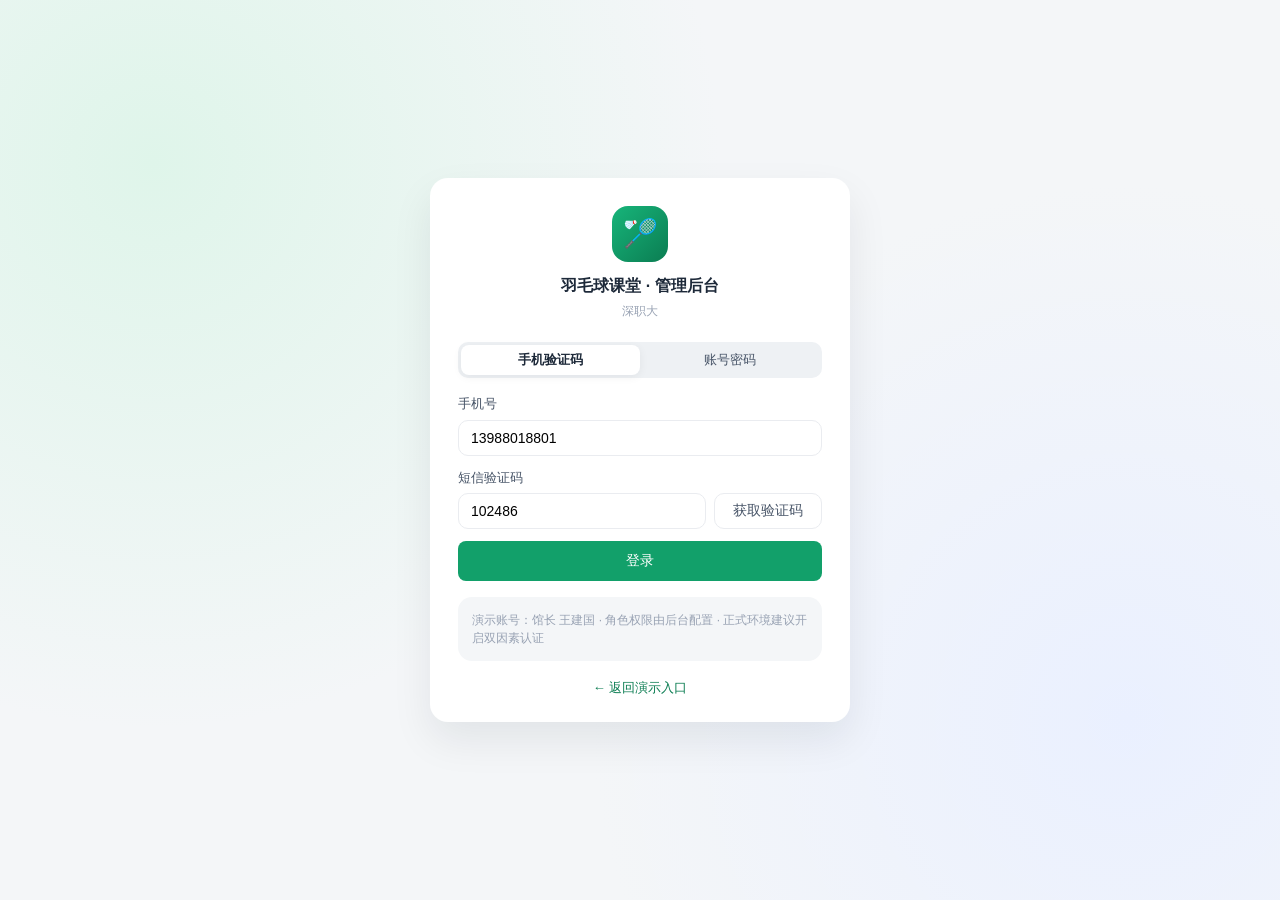
<file: Documents/原型/web-login.html>
<!DOCTYPE html>
<html lang="zh-CN">
<head>
<meta charset="UTF-8" />
<meta name="viewport" content="width=device-width, initial-scale=1.0" />
<title>Web 登录 · 羽毛球课堂原型</title>
<link rel="stylesheet" href="assets/style.css" />
</head>
<body>
<div class="web-login">
  <div class="web-login-card">
    <div class="brand">
      <div class="mark">🏸</div>
      <div class="title">羽毛球课堂 · 管理后台</div>
      <div class="muted" style="margin-top:4px">深职大</div>
    </div>

    <div class="seg" id="seg-login" style="margin-bottom:16px">
      <button class="on" data-v="sms">手机验证码</button>
      <button data-v="pwd">账号密码</button>
    </div>

    <div id="login-sms">
      <div class="form-item"><label>手机号</label><input class="input" id="sms-phone" value="13988018801" placeholder="请输入手机号" /></div>
      <div class="form-item"><label>短信验证码</label>
        <div class="code-row">
          <input class="input" id="sms-code" value="102486" placeholder="6 位验证码" />
          <button class="btn line" type="button" onclick="toast('验证码已发送（演示）')">获取验证码</button>
        </div>
      </div>
      <button class="btn block square" onclick="doLogin('sms')">登录</button>
    </div>

    <div id="login-pwd" class="hidden">
      <div class="form-item"><label>账号</label><input class="input" id="pwd-account" value="wangjg" placeholder="手机号 / 工号" /></div>
      <div class="form-item"><label>密码</label><input class="input" id="pwd-pass" type="password" value="******" placeholder="请输入密码" /></div>
      <div class="between" style="margin-bottom:14px">
        <span class="muted">连续失败 5 次将临时锁定</span>
        <button class="muted" type="button" onclick="toast('请联系馆长重置密码')">忘记密码？</button>
      </div>
      <button class="btn block square" onclick="doLogin('pwd')">登录</button>
    </div>

    <div class="card" style="margin-top:16px;box-shadow:none;background:var(--bg)">
      <div class="muted">演示账号：馆长 王建国 · 角色权限由后台配置 · 正式环境建议开启双因素认证</div>
    </div>
    <p style="text-align:center;margin-top:16px"><a href="index.html" style="color:var(--primary-dark);text-decoration:none;font-size:13px">← 返回演示入口</a></p>
  </div>
</div>

<script src="assets/common.js"></script>
<script>
  bindGroup('#seg-login', b => {
    document.getElementById('login-sms').classList.toggle('hidden', b.dataset.v !== 'sms');
    document.getElementById('login-pwd').classList.toggle('hidden', b.dataset.v !== 'pwd');
  });
  function doLogin(mode) {
    toast(mode === 'sms' ? '验证码校验通过，正在进入后台…' : '账号密码校验通过，正在进入后台…');
    setTimeout(() => { location.href = 'web-admin.html'; }, 600);
  }
</script>
</body>
</html>
</file>
<file: prototype/assets/style.css>
:root {
  --primary: #12a06a;
  --primary-dark: #0b7d52;
  --primary-light: #e6f6ef;
  --accent: #ff8a1f;
  --accent-light: #fff3e6;
  --danger: #f04438;
  --danger-light: #feeceb;
  --info: #2f6bff;
  --info-light: #eaf0ff;
  --text: #1d2939;
  --text-2: #475467;
  --text-3: #98a2b3;
  --border: #eaecf0;
  --bg: #f4f6f8;
  --card: #ffffff;
  --radius: 14px;
  --shadow: 0 2px 10px rgba(16, 24, 40, 0.06);
}

* { box-sizing: border-box; margin: 0; padding: 0; }

body {
  font-family: -apple-system, BlinkMacSystemFont, "PingFang SC", "Microsoft YaHei", "Helvetica Neue", sans-serif;
  color: var(--text);
  background: var(--bg);
  font-size: 14px;
  line-height: 1.5;
}

button { font-family: inherit; cursor: pointer; border: none; background: none; color: inherit; }
input, select, textarea { font-family: inherit; font-size: 14px; }

/* ---------- 通用组件 ---------- */
.card { background: var(--card); border-radius: var(--radius); box-shadow: var(--shadow); padding: 14px; }
.row { display: flex; align-items: center; gap: 8px; }
.between { display: flex; align-items: center; justify-content: space-between; gap: 8px; }
.col { display: flex; flex-direction: column; gap: 8px; }
.muted { color: var(--text-3); font-size: 12px; }
.sub { color: var(--text-2); font-size: 13px; }
.bold { font-weight: 600; }
.title { font-size: 16px; font-weight: 600; }
.grow { flex: 1; min-width: 0; }
.hidden { display: none !important; }

.btn {
  display: inline-flex; align-items: center; justify-content: center; gap: 6px;
  padding: 8px 16px; border-radius: 999px; font-size: 14px; font-weight: 500;
  background: var(--primary); color: #fff; transition: .15s;
}
.btn:hover { filter: brightness(.94); }
.btn.ghost { background: var(--primary-light); color: var(--primary-dark); }
.btn.line { background: #fff; color: var(--text-2); border: 1px solid var(--border); }
.btn.danger { background: var(--danger-light); color: var(--danger); }
.btn.sm { padding: 4px 12px; font-size: 12px; }
.btn.block { width: 100%; padding: 11px; }
.btn.square { border-radius: 8px; }

.tag { display: inline-block; padding: 1px 8px; border-radius: 999px; font-size: 11px; font-weight: 500; }
.tag.green { background: var(--primary-light); color: var(--primary-dark); }
.tag.orange { background: var(--accent-light); color: #c25e00; }
.tag.red { background: var(--danger-light); color: var(--danger); }
.tag.blue { background: var(--info-light); color: var(--info); }
.tag.gray { background: #f2f4f7; color: var(--text-2); }

.avatar {
  width: 40px; height: 40px; border-radius: 50%; flex-shrink: 0;
  display: flex; align-items: center; justify-content: center;
  color: #fff; font-weight: 600; background: linear-gradient(135deg, #34c38f, #12a06a);
}
.avatar.sm { width: 30px; height: 30px; font-size: 12px; }
.avatar.orange { background: linear-gradient(135deg, #ffb35c, #ff8a1f); }
.avatar.blue { background: linear-gradient(135deg, #6e98ff, #2f6bff); }
.avatar.purple { background: linear-gradient(135deg, #b18cff, #7a4dff); }

.phase { font-size: 10px; padding: 0 6px; border-radius: 4px; background: #7a4dff; color: #fff; margin-left: 4px; vertical-align: middle; }

/* ---------- 手机框 ---------- */
.stage {
  min-height: 100vh; display: flex; gap: 40px; align-items: flex-start; justify-content: center;
  padding: 30px 20px; background: radial-gradient(circle at 20% 10%, #dff5ea, transparent 40%), var(--bg);
}
.stage-side { width: 280px; position: sticky; top: 30px; }
.stage-side h1 { font-size: 22px; margin-bottom: 6px; }
.stage-side .nav-list { margin-top: 18px; display: flex; flex-direction: column; gap: 6px; }
.stage-side .nav-list button {
  text-align: left; padding: 10px 12px; border-radius: 10px; background: #fff; box-shadow: var(--shadow); font-size: 13px;
}
.stage-side .nav-list button.on { background: var(--primary); color: #fff; }
.stage-side a { color: var(--primary-dark); text-decoration: none; font-size: 13px; }

.phone {
  width: 390px; height: 800px; border-radius: 48px; background: #111; padding: 12px;
  box-shadow: 0 30px 60px rgba(0, 0, 0, .18); flex-shrink: 0;
}
.screen { width: 100%; height: 100%; border-radius: 38px; overflow: hidden; background: var(--bg); position: relative; display: flex; flex-direction: column; }
.statusbar { height: 44px; padding: 0 26px; display: flex; align-items: center; justify-content: space-between; font-size: 13px; font-weight: 600; background: #fff; flex-shrink: 0; }
.navbar { height: 44px; display: flex; align-items: center; justify-content: center; position: relative; background: #fff; font-weight: 600; font-size: 16px; flex-shrink: 0; }
.navbar .back { position: absolute; left: 14px; font-size: 20px; }
.navbar .capsule {
  position: absolute; right: 10px; width: 80px; height: 30px; border-radius: 15px; border: 1px solid var(--border);
  display: flex; align-items: center; justify-content: space-around; font-size: 14px; color: var(--text-2);
}
.page { flex: 1; overflow-y: auto; padding: 12px; display: none; flex-direction: column; gap: 12px; }
.page.on { display: flex; }
.page::-webkit-scrollbar { width: 0; }

.tabbar { height: 64px; background: #fff; border-top: 1px solid var(--border); display: flex; flex-shrink: 0; padding-bottom: 8px; }
.tabbar button { flex: 1; display: flex; flex-direction: column; align-items: center; justify-content: center; gap: 2px; font-size: 11px; color: var(--text-3); }
.tabbar button .ico { font-size: 20px; line-height: 1; filter: grayscale(1); opacity: .6; }
.tabbar button.on { color: var(--primary); }
.tabbar button.on .ico { filter: none; opacity: 1; }

.hero {
  border-radius: var(--radius); padding: 16px; color: #fff;
  background: linear-gradient(135deg, #17b57a 0%, #0b7d52 100%); position: relative; overflow: hidden;
}
.hero::after { content: "🏸"; position: absolute; right: -6px; bottom: -14px; font-size: 90px; opacity: .15; transform: rotate(-20deg); }
.hero .muted { color: rgba(255, 255, 255, .8); }

.grid4 { display: grid; grid-template-columns: repeat(4, 1fr); gap: 8px; text-align: center; }
.grid4 .ent { display: flex; flex-direction: column; align-items: center; gap: 4px; font-size: 12px; color: var(--text-2); }
.grid4 .ent .ic { width: 44px; height: 44px; border-radius: 14px; display: flex; align-items: center; justify-content: center; font-size: 22px; background: var(--primary-light); }

.list-item { display: flex; align-items: center; gap: 10px; padding: 12px 0; border-bottom: 1px solid var(--border); }
.list-item:last-child { border-bottom: none; }

.seg { display: flex; background: #eef1f4; border-radius: 10px; padding: 3px; }
.seg button { flex: 1; padding: 6px 0; border-radius: 8px; font-size: 13px; color: var(--text-2); }
.seg button.on { background: #fff; color: var(--text); font-weight: 600; box-shadow: var(--shadow); }

.week { display: grid; grid-template-columns: repeat(7, 1fr); gap: 4px; text-align: center; }
.week button { padding: 6px 0; border-radius: 10px; font-size: 12px; color: var(--text-2); position: relative; }
.week button b { display: block; font-size: 16px; color: var(--text); }
.week button.on { background: var(--primary); color: #fff; }
.week button.on b { color: #fff; }
.week button.dot::after { content: ""; position: absolute; bottom: 3px; left: 50%; width: 4px; height: 4px; margin-left: -2px; border-radius: 50%; background: var(--accent); }

.lesson { display: flex; gap: 12px; }
.lesson .time { width: 48px; text-align: right; font-weight: 600; font-size: 13px; }
.lesson .time .muted { font-weight: 400; }
.lesson .body { flex: 1; border-left: 3px solid var(--primary); padding-left: 10px; }
.lesson.orange .body { border-color: var(--accent); }
.lesson.blue .body { border-color: var(--info); }

.video-thumb {
  height: 96px; border-radius: 10px; display: flex; align-items: center; justify-content: center; color: #fff; font-size: 28px; position: relative;
  background: linear-gradient(135deg, #1f2937, #065f46);
}
.video-thumb span { position: absolute; right: 6px; bottom: 4px; font-size: 11px; }
.grid2 { display: grid; grid-template-columns: 1fr 1fr; gap: 10px; }

.chips { display: flex; gap: 6px; overflow-x: auto; }
.chips::-webkit-scrollbar { height: 0; }
.chips button { white-space: nowrap; padding: 5px 12px; border-radius: 999px; background: #fff; font-size: 12px; color: var(--text-2); }
.chips button.on { background: var(--primary); color: #fff; }

/* 浮动 AI 按钮 */
.fab {
  position: absolute; right: 14px; bottom: 80px; width: 52px; height: 52px; border-radius: 50%;
  background: linear-gradient(135deg, #8b5cf6, #2f6bff); color: #fff; font-size: 22px;
  box-shadow: 0 8px 20px rgba(79, 70, 229, .35); display: flex; align-items: center; justify-content: center; z-index: 5;
}

/* 底部弹层 */
.mask { position: absolute; inset: 0; background: rgba(0, 0, 0, .45); z-index: 10; display: none; align-items: flex-end; }
.mask.on { display: flex; }
.sheet { width: 100%; background: #fff; border-radius: 20px 20px 0 0; padding: 18px 16px 24px; max-height: 85%; overflow-y: auto; animation: up .2s ease; }
@keyframes up { from { transform: translateY(40px); opacity: 0; } to { transform: none; opacity: 1; } }

.toast {
  position: fixed; left: 50%; top: 40%; transform: translate(-50%, -50%); background: rgba(0, 0, 0, .8); color: #fff;
  padding: 12px 20px; border-radius: 10px; z-index: 999; font-size: 14px; display: none; max-width: 300px; text-align: center;
}
.toast.on { display: block; }

.form-item { display: flex; flex-direction: column; gap: 6px; margin-bottom: 12px; }
.form-item label { font-size: 13px; color: var(--text-2); }
.input { border: 1px solid var(--border); border-radius: 10px; padding: 9px 12px; outline: none; width: 100%; background: #fff; }
.input:focus { border-color: var(--primary); }

/* 聊天 */
.chat { flex: 1; overflow-y: auto; padding: 12px; display: flex; flex-direction: column; gap: 12px; }
.msg { display: flex; gap: 8px; max-width: 100%; }
.msg .bubble { padding: 10px 12px; border-radius: 14px; background: #fff; box-shadow: var(--shadow); max-width: 80%; font-size: 14px; }
.msg.me { flex-direction: row-reverse; }
.msg.me .bubble { background: var(--primary); color: #fff; }
.msg .bubble .card-in { margin-top: 8px; border: 1px solid var(--border); border-radius: 10px; padding: 10px; background: #fafbfc; color: var(--text); }
.chat-input { display: flex; gap: 8px; padding: 10px 12px 18px; background: #fff; border-top: 1px solid var(--border); }
.chat-input input { flex: 1; border: none; background: var(--bg); border-radius: 999px; padding: 9px 14px; outline: none; }
.ai-tip { font-size: 11px; color: var(--text-3); text-align: center; }

.progress { height: 6px; background: #eef1f4; border-radius: 3px; overflow: hidden; }
.progress i { display: block; height: 100%; background: var(--primary); border-radius: 3px; }
</file>
<file: Documents/原型/assets/style.css>
:root {
  --primary: #12a06a;
  --primary-dark: #0b7d52;
  --primary-light: #e6f6ef;
  --accent: #ff8a1f;
  --accent-light: #fff3e6;
  --danger: #f04438;
  --danger-light: #feeceb;
  --info: #2f6bff;
  --info-light: #eaf0ff;
  --text: #1d2939;
  --text-2: #475467;
  --text-3: #98a2b3;
  --border: #eaecf0;
  --bg: #f4f6f8;
  --card: #ffffff;
  --radius: 14px;
  --shadow: 0 2px 10px rgba(16, 24, 40, 0.06);
}

* { box-sizing: border-box; margin: 0; padding: 0; }

body {
  font-family: -apple-system, BlinkMacSystemFont, "PingFang SC", "Microsoft YaHei", "Helvetica Neue", sans-serif;
  color: var(--text);
  background: var(--bg);
  font-size: 14px;
  line-height: 1.5;
}

button { font-family: inherit; cursor: pointer; border: none; background: none; color: inherit; }
input, select, textarea { font-family: inherit; font-size: 14px; }

/* ---------- 通用组件 ---------- */
.card { background: var(--card); border-radius: var(--radius); box-shadow: var(--shadow); padding: 14px; }
.row { display: flex; align-items: center; gap: 8px; }
.between { display: flex; align-items: center; justify-content: space-between; gap: 8px; }
.col { display: flex; flex-direction: column; gap: 8px; }
.muted { color: var(--text-3); font-size: 12px; }
.sub { color: var(--text-2); font-size: 13px; }
.bold { font-weight: 600; }
.title { font-size: 16px; font-weight: 600; }
.grow { flex: 1; min-width: 0; }
.hidden { display: none !important; }

.btn {
  display: inline-flex; align-items: center; justify-content: center; gap: 6px;
  padding: 8px 16px; border-radius: 999px; font-size: 14px; font-weight: 500;
  background: var(--primary); color: #fff; transition: .15s;
}
.btn:hover { filter: brightness(.94); }
.btn.ghost { background: var(--primary-light); color: var(--primary-dark); }
.btn.line { background: #fff; color: var(--text-2); border: 1px solid var(--border); }
.btn.danger { background: var(--danger-light); color: var(--danger); }
.btn.sm { padding: 4px 12px; font-size: 12px; }
.btn.block { width: 100%; padding: 11px; }
.btn.square { border-radius: 8px; }

.tag { display: inline-block; padding: 1px 8px; border-radius: 999px; font-size: 11px; font-weight: 500; }
.tag.green { background: var(--primary-light); color: var(--primary-dark); }
.tag.orange { background: var(--accent-light); color: #c25e00; }
.tag.red { background: var(--danger-light); color: var(--danger); }
.tag.blue { background: var(--info-light); color: var(--info); }
.tag.gray { background: #f2f4f7; color: var(--text-2); }

.avatar {
  width: 40px; height: 40px; border-radius: 50%; flex-shrink: 0;
  display: flex; align-items: center; justify-content: center;
  color: #fff; font-weight: 600; background: linear-gradient(135deg, #34c38f, #12a06a);
}
.avatar.sm { width: 30px; height: 30px; font-size: 12px; }
.avatar.orange { background: linear-gradient(135deg, #ffb35c, #ff8a1f); }
.avatar.blue { background: linear-gradient(135deg, #6e98ff, #2f6bff); }
.avatar.purple { background: linear-gradient(135deg, #b18cff, #7a4dff); }

.phase { font-size: 10px; padding: 0 6px; border-radius: 4px; background: #7a4dff; color: #fff; margin-left: 4px; vertical-align: middle; }
.phase.p2 { background: #2f6bff; }
.phase.p3 { background: #c25e00; }

/* ---------- 手机框 ---------- */
.stage {
  min-height: 100vh; display: flex; gap: 40px; align-items: flex-start; justify-content: center;
  padding: 24px 20px; background: radial-gradient(circle at 20% 10%, #dff5ea, transparent 40%), var(--bg);
  box-sizing: border-box;
}
.stage-side { width: 280px; position: sticky; top: 24px; max-height: calc(100vh - 48px); overflow-y: auto; }
.stage-side h1 { font-size: 22px; margin-bottom: 6px; }
.stage-side .nav-list { margin-top: 18px; display: flex; flex-direction: column; gap: 6px; }
.stage-side .nav-list button {
  text-align: left; padding: 10px 12px; border-radius: 10px; background: #fff; box-shadow: var(--shadow); font-size: 13px;
}
.stage-side .nav-list button.on { background: var(--primary); color: #fff; }
.stage-side a { color: var(--primary-dark); text-decoration: none; font-size: 13px; }

.phone {
  width: 390px; height: 800px; max-height: calc(100vh - 48px);
  border-radius: 48px; background: #111; padding: 12px;
  box-shadow: 0 30px 60px rgba(0, 0, 0, .18); flex-shrink: 0;
  box-sizing: border-box;
}
@media (max-height: 900px) {
  .phone {
    height: calc(100vh - 48px);
    min-height: 580px;
  }
}
.screen { width: 100%; height: 100%; border-radius: 38px; overflow: hidden; background: var(--bg); position: relative; display: flex; flex-direction: column; }
.statusbar { height: 44px; padding: 0 26px; display: flex; align-items: center; justify-content: space-between; font-size: 13px; font-weight: 600; background: #fff; flex-shrink: 0; }
.navbar { height: 44px; display: flex; align-items: center; justify-content: center; position: relative; background: #fff; font-weight: 600; font-size: 16px; flex-shrink: 0; }
.navbar .back { position: absolute; left: 14px; font-size: 20px; }
.navbar .capsule {
  position: absolute; right: 10px; width: 80px; height: 30px; border-radius: 15px; border: 1px solid var(--border);
  display: flex; align-items: center; justify-content: space-around; font-size: 14px; color: var(--text-2);
}
.page { flex: 1; overflow-y: auto; padding: 12px; display: none; min-height: 0; }
.page.on { display: block; }
.page.on > * { margin-bottom: 12px; }
.page.on > *:last-child { margin-bottom: 0; }
.page::-webkit-scrollbar { width: 0; }

/* AI 对话页需要纵向撑满 */
.page.chat-page.on {
  display: flex; flex-direction: column; gap: 0; padding: 0; margin: 0;
}
.page.chat-page.on > * { margin-bottom: 0; }
.page.chat-page .chat { flex: 1; min-height: 0; }

.tabbar {
  height: 58px; background: #fff; border-top: 1px solid var(--border);
  display: flex; flex-shrink: 0; align-items: stretch;
  padding: 4px 0 6px; box-sizing: border-box;
}
.tabbar button { flex: 1; display: flex; flex-direction: column; align-items: center; justify-content: center; gap: 2px; font-size: 11px; color: var(--text-3); line-height: 1.2; }
.tabbar button .ico { font-size: 20px; line-height: 1; filter: grayscale(1); opacity: .6; }
.tabbar button.on { color: var(--primary); }
.tabbar button.on .ico { filter: none; opacity: 1; }

.hero {
  border-radius: var(--radius); padding: 18px 16px; color: #fff;
  background: linear-gradient(135deg, #17b57a 0%, #0b7d52 100%);
  position: relative; overflow: hidden; box-sizing: border-box;
  flex-shrink: 0; min-height: fit-content;
}
.hero .between,
.hero .row { position: relative; z-index: 1; }
.hero .avatar { flex-shrink: 0; }
.hero::after { content: "🏸"; position: absolute; right: -6px; bottom: -14px; font-size: 90px; opacity: .15; transform: rotate(-20deg); pointer-events: none; }
.hero .muted { color: rgba(255, 255, 255, .8); }

.grid4 { display: grid; grid-template-columns: repeat(4, 1fr); gap: 8px; text-align: center; }
.grid4 .ent { display: flex; flex-direction: column; align-items: center; gap: 4px; font-size: 12px; color: var(--text-2); }
.grid4 .ent .ic { width: 44px; height: 44px; border-radius: 14px; display: flex; align-items: center; justify-content: center; font-size: 22px; background: var(--primary-light); }

.list-item { display: flex; align-items: center; gap: 10px; padding: 12px 0; border-bottom: 1px solid var(--border); }
.list-item:last-child { border-bottom: none; }

.seg { display: flex; background: #eef1f4; border-radius: 10px; padding: 3px; }
.seg button { flex: 1; padding: 6px 0; border-radius: 8px; font-size: 13px; color: var(--text-2); }
.seg button.on { background: #fff; color: var(--text); font-weight: 600; box-shadow: var(--shadow); }

.week { display: grid; grid-template-columns: repeat(7, 1fr); gap: 4px; text-align: center; }
.week button { padding: 6px 0; border-radius: 10px; font-size: 12px; color: var(--text-2); position: relative; }
.week button b { display: block; font-size: 16px; color: var(--text); }
.week button.on { background: var(--primary); color: #fff; }
.week button.on b { color: #fff; }
.week button.dot::after { content: ""; position: absolute; bottom: 3px; left: 50%; width: 4px; height: 4px; margin-left: -2px; border-radius: 50%; background: var(--accent); }

.lesson { display: flex; gap: 12px; }
.lesson .time { width: 48px; text-align: right; font-weight: 600; font-size: 13px; }
.lesson .time .muted { font-weight: 400; }
.lesson .body { flex: 1; border-left: 3px solid var(--primary); padding-left: 10px; }
.lesson.orange .body { border-color: var(--accent); }
.lesson.blue .body { border-color: var(--info); }

.video-thumb {
  height: 96px; border-radius: 10px; display: flex; align-items: center; justify-content: center; color: #fff; font-size: 28px; position: relative;
  background: linear-gradient(135deg, #1f2937, #065f46);
}
.video-thumb span { position: absolute; right: 6px; bottom: 4px; font-size: 11px; }
.grid2 { display: grid; grid-template-columns: 1fr 1fr; gap: 10px; }

.chips { display: flex; gap: 6px; overflow-x: auto; }
.chips::-webkit-scrollbar { height: 0; }
.chips button { white-space: nowrap; padding: 5px 12px; border-radius: 999px; background: #fff; font-size: 12px; color: var(--text-2); }
.chips button.on { background: var(--primary); color: #fff; }

/* 浮动 AI 按钮 */
.fab {
  position: absolute; right: 14px; bottom: 80px; width: 52px; height: 52px; border-radius: 50%;
  background: linear-gradient(135deg, #8b5cf6, #2f6bff); color: #fff; font-size: 22px;
  box-shadow: 0 8px 20px rgba(79, 70, 229, .35); display: flex; align-items: center; justify-content: center; z-index: 5;
}

/* 底部弹层 */
.mask { position: absolute; inset: 0; background: rgba(0, 0, 0, .45); z-index: 10; display: none; align-items: flex-end; }
.mask.on { display: flex; }
.sheet { width: 100%; background: #fff; border-radius: 20px 20px 0 0; padding: 18px 16px 24px; max-height: 85%; overflow-y: auto; animation: up .2s ease; }
@keyframes up { from { transform: translateY(40px); opacity: 0; } to { transform: none; opacity: 1; } }

.toast {
  position: fixed; left: 50%; top: 40%; transform: translate(-50%, -50%); background: rgba(0, 0, 0, .8); color: #fff;
  padding: 12px 20px; border-radius: 10px; z-index: 999; font-size: 14px; display: none; max-width: 300px; text-align: center;
}
.toast.on { display: block; }

.form-item { display: flex; flex-direction: column; gap: 6px; margin-bottom: 12px; }
.form-item label { font-size: 13px; color: var(--text-2); }
.input { border: 1px solid var(--border); border-radius: 10px; padding: 9px 12px; outline: none; width: 100%; background: #fff; }
.input:focus { border-color: var(--primary); }

/* 聊天 */
.chat { flex: 1; overflow-y: auto; padding: 12px; display: flex; flex-direction: column; gap: 12px; }
.msg { display: flex; gap: 8px; max-width: 100%; }
.msg .bubble { padding: 10px 12px; border-radius: 14px; background: #fff; box-shadow: var(--shadow); max-width: 80%; font-size: 14px; }
.msg.me { flex-direction: row-reverse; }
.msg.me .bubble { background: var(--primary); color: #fff; }
.msg .bubble .card-in { margin-top: 8px; border: 1px solid var(--border); border-radius: 10px; padding: 10px; background: #fafbfc; color: var(--text); }
.chat-input { display: flex; gap: 8px; padding: 10px 12px 18px; background: #fff; border-top: 1px solid var(--border); }
.chat-input input { flex: 1; border: none; background: var(--bg); border-radius: 999px; padding: 9px 14px; outline: none; }
.ai-tip { font-size: 11px; color: var(--text-3); text-align: center; }

.progress { height: 6px; background: #eef1f4; border-radius: 3px; overflow: hidden; }
.progress i { display: block; height: 100%; background: var(--primary); border-radius: 3px; }

/* ---------- 校区出入证 ---------- */
.pass-entry {
  display: flex; align-items: center; gap: 12px; padding: 14px 16px; cursor: pointer;
  border-radius: var(--radius); color: #fff;
  background: linear-gradient(135deg, #0b7d52 0%, #0a5c7a 100%);
  box-shadow: 0 8px 20px rgba(11, 125, 82, .28); position: relative; overflow: hidden;
}
.pass-entry::after {
  content: ""; position: absolute; right: -20px; top: -30px; width: 100px; height: 100px;
  border-radius: 50%; background: rgba(255,255,255,.08);
}
.pass-entry .pass-ico {
  width: 44px; height: 44px; border-radius: 12px; flex-shrink: 0;
  background: rgba(255,255,255,.2); display: flex; align-items: center; justify-content: center; font-size: 22px;
}
.pass-entry .pass-arrow { font-size: 20px; opacity: .85; flex-shrink: 0; }

.page.pass-page.on {
  display: flex; flex-direction: column; padding: 0; margin: 0;
  background: linear-gradient(180deg, #0b7d52 0%, #064e3b 42%, #f4f6f8 42%);
}
.page.pass-page.on > * { margin-bottom: 0; }
.pass-shell { flex: 1; display: flex; flex-direction: column; padding: 8px 16px 20px; min-height: 0; overflow-y: auto; }
.pass-card {
  background: #fff; border-radius: 20px; padding: 20px 18px 18px;
  box-shadow: 0 12px 32px rgba(0,0,0,.14); text-align: center;
}
.pass-card .who { display: flex; align-items: center; gap: 12px; text-align: left; margin-bottom: 16px; }
.pass-card .who .avatar { width: 56px; height: 56px; font-size: 22px; }
.pass-qr {
  width: 200px; height: 200px; margin: 0 auto; border-radius: 12px;
  background: #fff; border: 1px solid var(--border);
  display: grid; grid-template-columns: repeat(11, 1fr); grid-template-rows: repeat(11, 1fr);
  gap: 2px; padding: 10px; box-sizing: border-box;
}
.pass-qr i { background: #111; border-radius: 1px; }
.pass-qr i.off { background: transparent; }
.pass-meta { margin-top: 14px; padding: 12px; border-radius: 12px; background: var(--bg); text-align: left; }
.pass-meta .row-line { display: flex; justify-content: space-between; gap: 8px; padding: 4px 0; font-size: 13px; }
.pass-tip {
  margin-top: 12px; font-size: 12px; color: rgba(255,255,255,.9); text-align: center; line-height: 1.5;
}
.pass-refresh { font-size: 12px; color: var(--text-3); margin-top: 8px; }

/* ---------- 登录页（小程序） ---------- */
.login-brand {
  text-align: center; padding: 36px 12px 20px;
}
.login-brand .logo {
  width: 72px; height: 72px; border-radius: 20px; margin: 0 auto 14px;
  display: flex; align-items: center; justify-content: center; font-size: 36px;
  background: linear-gradient(135deg, #17b57a, #0b7d52); color: #fff;
}
.login-brand h2 { font-size: 22px; margin-bottom: 6px; }
.wx-btn {
  width: 100%; padding: 12px; border-radius: 999px; font-size: 15px; font-weight: 600;
  background: #07c160; color: #fff; display: flex; align-items: center; justify-content: center; gap: 8px;
}
.wx-btn:hover { filter: brightness(.96); }
.code-row { display: flex; gap: 8px; }
.code-row .input { flex: 1; }
.code-row .btn { flex-shrink: 0; border-radius: 10px; white-space: nowrap; }

/* ---------- Web 登录页 ---------- */
.web-login {
  min-height: 100vh; display: flex; align-items: center; justify-content: center;
  padding: 24px; background:
    radial-gradient(circle at 12% 18%, #dff5ea, transparent 42%),
    radial-gradient(circle at 88% 80%, #eaf0ff, transparent 40%),
    var(--bg);
}
.web-login-card {
  width: 100%; max-width: 420px; background: #fff; border-radius: 20px;
  box-shadow: var(--shadow); padding: 32px 28px;
}
.web-login-card .brand { text-align: center; margin-bottom: 22px; }
.web-login-card .brand .mark {
  width: 56px; height: 56px; border-radius: 16px; margin: 0 auto 12px;
  display: flex; align-items: center; justify-content: center; font-size: 28px;
  background: linear-gradient(135deg, #17b57a, #0b7d52); color: #fff;
}

/* ---------- 登录页 ---------- */
.login-wrap {
  flex: 1; display: flex; flex-direction: column; justify-content: space-between;
  padding: 28px 20px 32px; background: linear-gradient(180deg, #e8f8f1 0%, var(--bg) 42%);
}
.login-brand { text-align: center; padding-top: 36px; }
.login-brand .mark {
  width: 72px; height: 72px; margin: 0 auto 14px; border-radius: 20px;
  background: linear-gradient(135deg, #17b57a, #0b7d52); color: #fff;
  display: flex; align-items: center; justify-content: center; font-size: 34px;
  box-shadow: 0 10px 24px rgba(18, 160, 106, .28);
}
.login-brand h2 { font-size: 22px; margin-bottom: 6px; }
.login-actions { display: flex; flex-direction: column; gap: 10px; }
.btn.wx {
  background: #07c160; color: #fff; border-radius: 12px; padding: 13px 16px; font-weight: 600;
}
.btn.wx:hover { filter: brightness(.96); }
.code-row { display: flex; gap: 8px; }
.code-row .input { flex: 1; }
.code-row .btn { white-space: nowrap; border-radius: 10px; min-width: 108px; }

.web-login-body {
  min-height: 100vh; display: flex; align-items: center; justify-content: center;
  padding: 24px; background:
    radial-gradient(circle at 12% 18%, rgba(18, 160, 106, .14), transparent 36%),
    radial-gradient(circle at 88% 12%, rgba(47, 107, 255, .12), transparent 32%),
    #eef2f6;
}
.web-login-card {
  width: 420px; max-width: 100%; background: #fff; border-radius: 18px;
  box-shadow: 0 18px 40px rgba(16, 24, 40, .08); padding: 28px 28px 24px;
}
.web-login-card .logo-row { display: flex; align-items: center; gap: 12px; margin-bottom: 8px; }
.web-login-card .logo-row .mark {
  width: 44px; height: 44px; border-radius: 12px; background: linear-gradient(135deg, #17b57a, #0b7d52);
  color: #fff; display: flex; align-items: center; justify-content: center; font-size: 22px;
}
</file>
